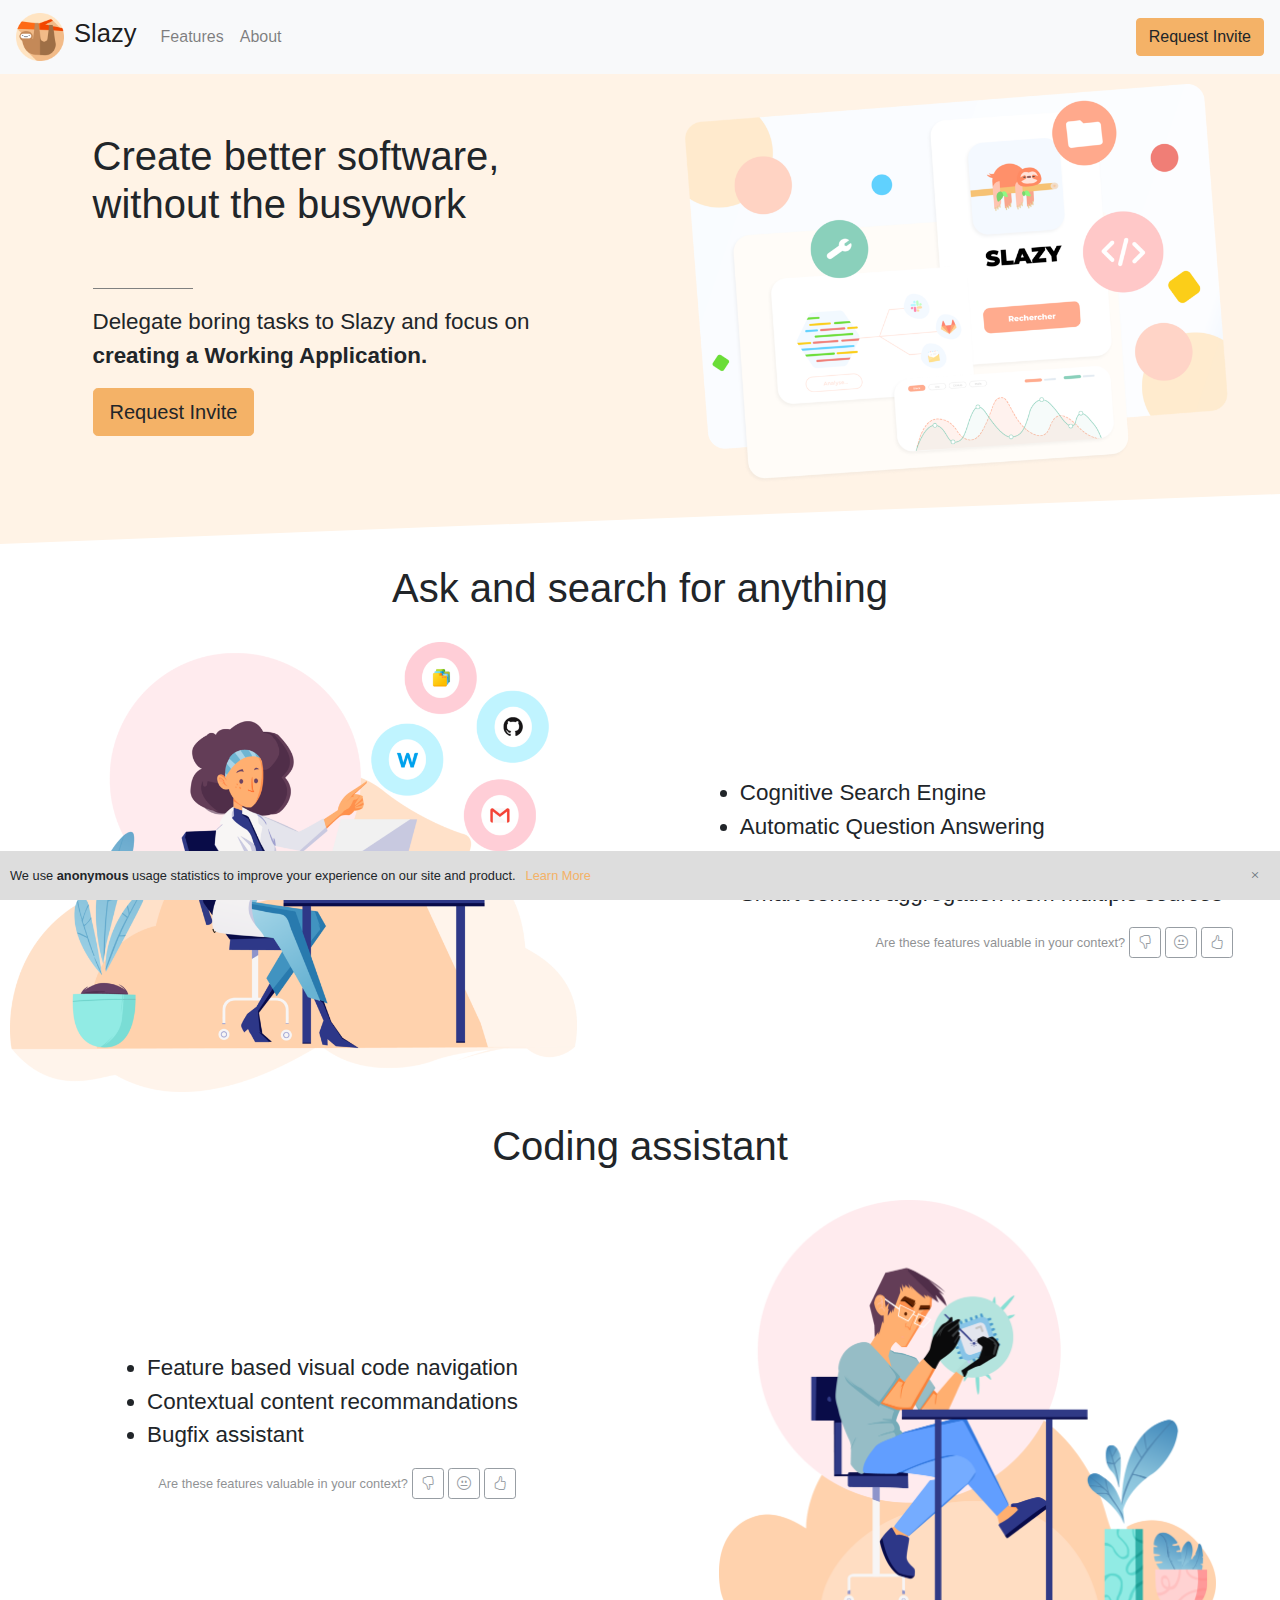
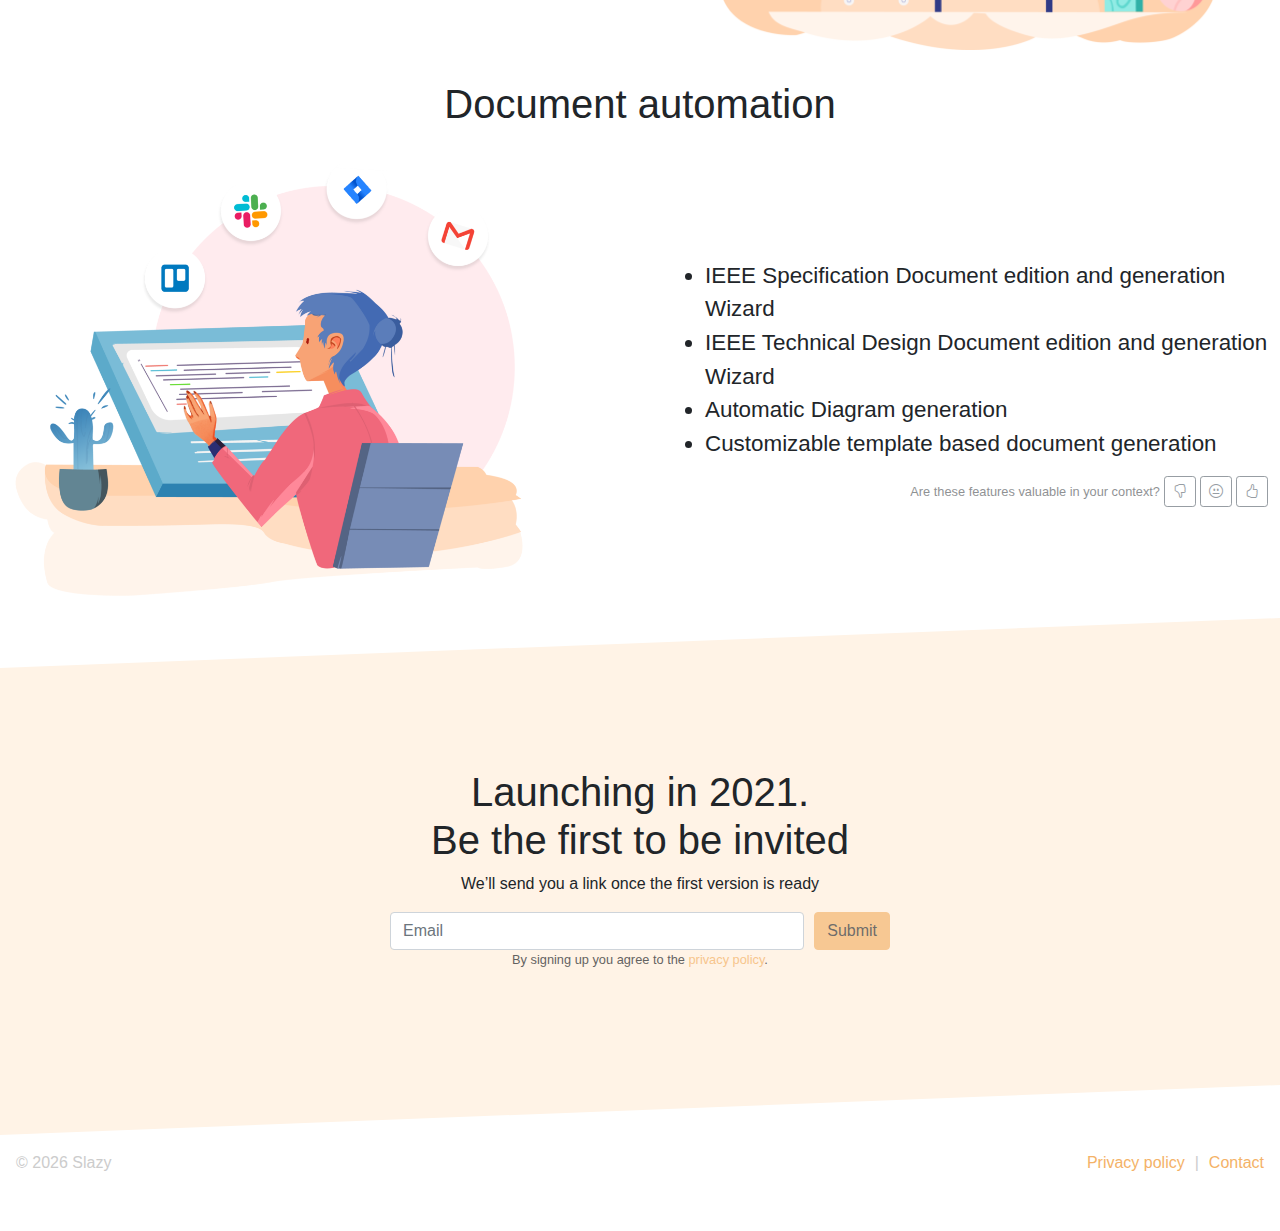
<file: index.html>
<!DOCTYPE html><html><head><title>Slazy</title><meta charSet="utf-8"/><meta name="viewport" content="initial-scale=1.0, width=device-width"/><meta name="next-head-count" content="3"/><link rel="preload" href="/_next/static/css/0838c10e5862849d170a.css" as="style"/><link rel="stylesheet" href="/_next/static/css/0838c10e5862849d170a.css" data-n-g=""/><link rel="preload" href="/_next/static/css/3a5a16fe1dc96d5b57f6.css" as="style"/><link rel="stylesheet" href="/_next/static/css/3a5a16fe1dc96d5b57f6.css" data-n-p=""/><noscript data-n-css=""></noscript><link rel="preload" href="/_next/static/chunks/webpack-1e2b84df3240472c3ce9.js" as="script"/><link rel="preload" href="/_next/static/chunks/framework-61a2b52ccabc94aeb28a.js" as="script"/><link rel="preload" href="/_next/static/chunks/commons-5e0f61b7baadd106f706.js" as="script"/><link rel="preload" href="/_next/static/chunks/main-178e1053607c729634c0.js" as="script"/><link rel="preload" href="/_next/static/chunks/227-e72bb72f8435d9579fd6.js" as="script"/><link rel="preload" href="/_next/static/chunks/pages/_app-3366fbaf01a5cabf8491.js" as="script"/><link rel="preload" href="/_next/static/chunks/188-7cd81ea61a154059cd24.js" as="script"/><link rel="preload" href="/_next/static/chunks/pages/index-3b82e550d1ad273a5f1e.js" as="script"/></head><body><div id="__next"><header style="position:fixed;top:0;z-index:1;width:100%"><nav class="navbar navbar-expand-md navbar-light bg-light"><a href="/" style="display:flex;align-items:center" class="navbar-brand"><div style="margin-right:10px"><img src="/images/logo-512x512.png" alt="logo" style="width:48px;height:48px"/></div><h1 style="font-size:1.6rem">Slazy</h1></a><button aria-label="Toggle navigation" type="button" class="navbar-toggler"><span class="navbar-toggler-icon"></span></button><div class="collapse navbar-collapse"><ul id="basic-navbar-nav" class="mr-auto navbar-nav"><li class="nav-item"><a href="/#features" class="nav-link">Features</a></li><li class="nav-item"><a href="/about" class="nav-link">About</a></li></ul><ul class="nav"><li class="nav-item"><a href="/#invite" class="btn btn-primary">Request Invite</a></li></ul></div></nav></header><div style="display:flex;flex-direction:column"><div></div><div style="flex:1"><section style="position:relative;background-color:#FFF3E6"><div style="padding:0 20px" class="row"><div style="display:flex;align-items:center;justify-content:center" class="col-md-6"><div style="display:flex;flex-direction:column;padding:10px"><h1 style="margin-bottom:1.5em">Create better software,<br/> without the busywork</h1><div style="height:1px;max-width:100px;background:grey;margin-bottom:1em"></div><p style="font-size:1.4em;max-width:460px">Delegate boring tasks to Slazy and focus on <b>creating a Working Application.</b>  </p><div style="align-self:flex-start"><a href="/#invite" class="btn btn-primary btn-lg">Request Invite</a></div></div></div><div class="col-md-6"><div style="padding:10px"><img src="/images/hero.png" alt="Picture of the author" style="width:100%"/></div></div></div></section><svg xmlns="http://www.w3.org/2000/svg" preserveAspectRatio="none" version="1.1" viewBox="0 0 2560 100" x="0" y="0"><polygon fill="#FFF3E6" points="0 100 0 0 2560 0"></polygon></svg><section id="features"><h1 style="margin:20px;text-align:center">Ask and search for anything</h1><div class="row"><div class="col-md-6"><div style="padding:10px"><img src="/images/1.png" alt="Picture of the author" style="height:100%;max-height:50vh"/></div></div><div style="display:flex;align-items:center;justify-content:center" class="col-md-6"><div style="padding:10px"><ul style="font-size:1.4rem"><li>Cognitive Search Engine</li><li>Automatic Question Answering</li><li>Automatic knowledge extraction from source code</li><li>Smart content aggregation from multiple sources</li></ul><div class="inline-container" style="justify-content:flex-end"><span style="font-size:0.8rem;opacity:0.5">Are these features valuable in your context?</span><button type="button" class="feedback-button btn btn-outline-secondary btn-sm"><i class="bi bi-hand-thumbs-down"></i></button><button type="button" class="feedback-button btn btn-outline-secondary btn-sm"><i class="bi bi-emoji-neutral"></i></button><button type="button" class="feedback-button btn btn-outline-secondary btn-sm"><i class="bi bi-hand-thumbs-up"></i></button></div></div></div></div></section><section><h1 style="margin:20px;text-align:center">Coding assistant</h1><div class="row"><div style="padding:10px;display:flex;flex-direction:column;align-items:center;justify-content:center" class="col-md-6"><div style="padding:10px"><ul style="font-size:1.4rem"><li>Feature based visual code navigation</li><li>Contextual content recommandations</li><li>Bugfix assistant</li></ul><div class="inline-container" style="justify-content:flex-end"><span style="font-size:0.8rem;opacity:0.5">Are these features valuable in your context?</span><button type="button" class="feedback-button btn btn-outline-secondary btn-sm"><i class="bi bi-hand-thumbs-down"></i></button><button type="button" class="feedback-button btn btn-outline-secondary btn-sm"><i class="bi bi-emoji-neutral"></i></button><button type="button" class="feedback-button btn btn-outline-secondary btn-sm"><i class="bi bi-hand-thumbs-up"></i></button></div></div></div><div style="display:flex;align-items:center;justify-content:center" class="col-md-6"><div style="padding:10px"><img src="/images/2.png" alt="Picture of the author" style="height:100%;max-height:50vh"/></div></div></div></section><section><h1 style="margin:20px;text-align:center">Document automation</h1><div class="row"><div class="col-md-6"><div style="padding:10px"><img src="/images/3.png" alt="Picture of the author" style="height:100%;max-height:50vh"/></div></div><div style="display:flex;align-items:center;justify-content:center" class="col-md-6"><div style="padding:10px"><ul style="font-size:1.4rem"><li>IEEE Specification Document edition and generation Wizard</li><li>IEEE Technical Design Document edition and generation Wizard</li><li>Automatic Diagram generation</li><li>Customizable template based document generation</li></ul><div class="inline-container" style="justify-content:flex-end"><span style="font-size:0.8rem;opacity:0.5">Are these features valuable in your context?</span><button type="button" class="feedback-button btn btn-outline-secondary btn-sm"><i class="bi bi-hand-thumbs-down"></i></button><button type="button" class="feedback-button btn btn-outline-secondary btn-sm"><i class="bi bi-emoji-neutral"></i></button><button type="button" class="feedback-button btn btn-outline-secondary btn-sm"><i class="bi bi-hand-thumbs-up"></i></button></div></div></div></div></section><div><svg xmlns="http://www.w3.org/2000/svg" preserveAspectRatio="none" version="1.1" viewBox="0 0 2560 100" x="0" y="0"><polygon fill="#FFF3E6" points="2560 0 2560 100 0 100"></polygon></svg><section id="invite" style="display:flex;flex-direction:column;align-items:center;padding:100px 10px;background-color:#FFF3E6"><h1 style="text-align:center">Launching in 2021. <br/>Be the first to be invited</h1><p>We’ll send you a link once the first version is ready</p><form style="width:100%;display:flex;justify-content:center" class="form-inline"><div style="display:flex;width:100%;max-width:500px" class="row form-group"><input type="email" style="flex:1;margin-right:10px" name="email" id="email" placeholder="Email" value="" class="form-control"/><button type="submit" disabled="" class="btn btn-primary disabled"><span>Submit</span></button></div></form><p style="opacity:0.7;font-size:0.8em"><span>By signing up you agree to the </span><a target="_blank" href="/privacy">privacy policy</a><span>.</span></p></section><svg xmlns="http://www.w3.org/2000/svg" preserveAspectRatio="none" version="1.1" viewBox="0 0 2560 100" x="0" y="0"><polygon fill="#FFF3E6" points="0 100 0 0 2560 0"></polygon></svg></div></div><footer style="display:flex;padding:1rem;color:#CCC"><div class=" copyright">© <!-- -->2021<!-- --> Slazy</div><div style="flex:1"></div><a target="_blank" href="/privacy">Privacy policy</a><span style="margin:0 10px">|</span><a href="mailto:contact@slazy.io">Contact</a></footer><div style="height:40px"></div><div style="position:fixed;bottom:0;z-index:1;width:100%;background:#ddd;padding:10px;text-align:center;font-size:0.8em;display:flex;align-items:center"><span>We use <b>anonymous</b> usage statistics to improve your experience on our site and product.<a class="link-primary" style="margin-left:10px">Learn More</a></span><div style="flex:1"></div><button type="button" style="outline:none;border:none" class="btn btn-outline-secondary btn-sm"><i class="bi bi-x"></i></button></div><div class="modal" tabindex="-1" role="dialog" style="background:rgba(0, 0,0, 0.7);display:none"><div class="modal-dialog" role="document"><div class="modal-content"><div class="modal-header"><h5 class="modal-title"><i class="bi bi-shield-shaded" style="margin-right:10px"></i><span>Usage data collection privacy</span></h5><button type="button" class="close" aria-label="Close"><span aria-hidden="true">×</span></button></div><div class="modal-body"><div></div></div><div class="modal-footer" style="display:flex;justify-content:flex-start"><a target="_blank" href="/privacy">Privacy policy</a><div style="flex:1"></div><button type="button" class="btn btn-primary">Close</button></div></div></div></div></div></div><script id="__NEXT_DATA__" type="application/json">{"props":{"pageProps":{}},"page":"/","query":{},"buildId":"i0TyGN-9PgGOdoKAiEmyK","nextExport":true,"autoExport":true,"isFallback":false}</script><script nomodule="" src="/_next/static/chunks/polyfills-8683bd742a84c1edd48c.js"></script><script src="/_next/static/chunks/webpack-1e2b84df3240472c3ce9.js" async=""></script><script src="/_next/static/chunks/framework-61a2b52ccabc94aeb28a.js" async=""></script><script src="/_next/static/chunks/commons-5e0f61b7baadd106f706.js" async=""></script><script src="/_next/static/chunks/main-178e1053607c729634c0.js" async=""></script><script src="/_next/static/chunks/227-e72bb72f8435d9579fd6.js" async=""></script><script src="/_next/static/chunks/pages/_app-3366fbaf01a5cabf8491.js" async=""></script><script src="/_next/static/chunks/188-7cd81ea61a154059cd24.js" async=""></script><script src="/_next/static/chunks/pages/index-3b82e550d1ad273a5f1e.js" async=""></script><script src="/_next/static/i0TyGN-9PgGOdoKAiEmyK/_buildManifest.js" async=""></script><script src="/_next/static/i0TyGN-9PgGOdoKAiEmyK/_ssgManifest.js" async=""></script></body></html>
</file>
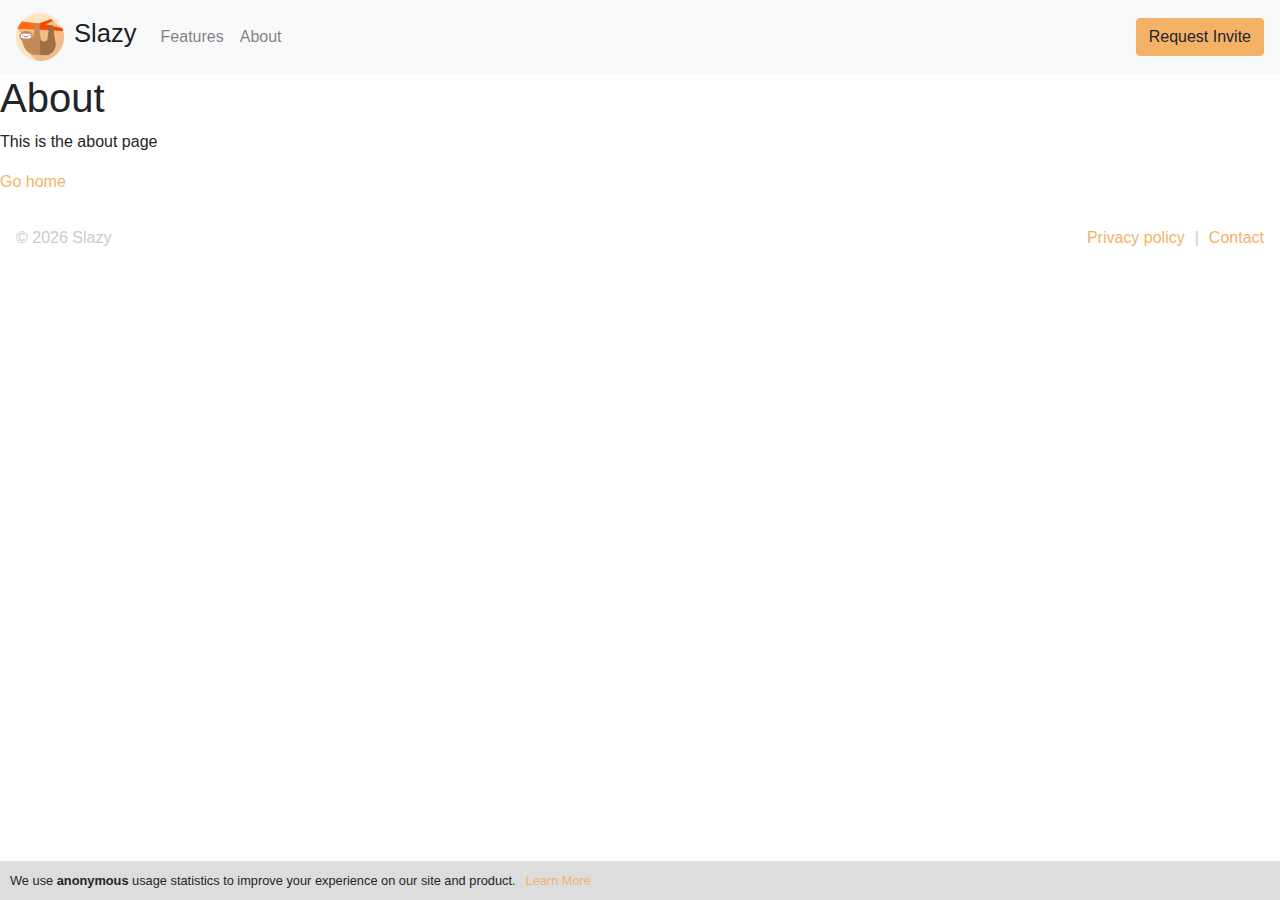
<file: about.html>
<!DOCTYPE html><html><head><title>About | Next.js + TypeScript Example</title><meta charSet="utf-8"/><meta name="viewport" content="initial-scale=1.0, width=device-width"/><meta name="next-head-count" content="3"/><link rel="preload" href="/_next/static/css/0838c10e5862849d170a.css" as="style"/><link rel="stylesheet" href="/_next/static/css/0838c10e5862849d170a.css" data-n-g=""/><noscript data-n-css=""></noscript><link rel="preload" href="/_next/static/chunks/webpack-1e2b84df3240472c3ce9.js" as="script"/><link rel="preload" href="/_next/static/chunks/framework-61a2b52ccabc94aeb28a.js" as="script"/><link rel="preload" href="/_next/static/chunks/commons-5e0f61b7baadd106f706.js" as="script"/><link rel="preload" href="/_next/static/chunks/main-178e1053607c729634c0.js" as="script"/><link rel="preload" href="/_next/static/chunks/227-e72bb72f8435d9579fd6.js" as="script"/><link rel="preload" href="/_next/static/chunks/pages/_app-3366fbaf01a5cabf8491.js" as="script"/><link rel="preload" href="/_next/static/chunks/188-7cd81ea61a154059cd24.js" as="script"/><link rel="preload" href="/_next/static/chunks/pages/about-10a18c0de247b37ba7f0.js" as="script"/></head><body><div id="__next"><header style="position:fixed;top:0;z-index:1;width:100%"><nav class="navbar navbar-expand-md navbar-light bg-light"><a href="/" style="display:flex;align-items:center" class="navbar-brand"><div style="margin-right:10px"><img src="/images/logo-512x512.png" alt="logo" style="width:48px;height:48px"/></div><h1 style="font-size:1.6rem">Slazy</h1></a><button aria-label="Toggle navigation" type="button" class="navbar-toggler"><span class="navbar-toggler-icon"></span></button><div class="collapse navbar-collapse"><ul id="basic-navbar-nav" class="mr-auto navbar-nav"><li class="nav-item"><a href="/#features" class="nav-link">Features</a></li><li class="nav-item"><a href="/about" class="nav-link">About</a></li></ul><ul class="nav"><li class="nav-item"><a href="/#invite" class="btn btn-primary">Request Invite</a></li></ul></div></nav></header><div style="display:flex;flex-direction:column"><div></div><div style="flex:1"><h1>About</h1><p>This is the about page</p><p><a href="/">Go home</a></p></div><footer style="display:flex;padding:1rem;color:#CCC"><div class=" copyright">© <!-- -->2021<!-- --> Slazy</div><div style="flex:1"></div><a target="_blank" href="/privacy">Privacy policy</a><span style="margin:0 10px">|</span><a href="mailto:contact@slazy.io">Contact</a></footer><div style="height:40px"></div><div style="position:fixed;bottom:0;z-index:1;width:100%;background:#ddd;padding:10px;text-align:center;font-size:0.8em;display:flex;align-items:center"><span>We use <b>anonymous</b> usage statistics to improve your experience on our site and product.<a class="link-primary" style="margin-left:10px">Learn More</a></span><div style="flex:1"></div><button type="button" style="outline:none;border:none" class="btn btn-outline-secondary btn-sm"><i class="bi bi-x"></i></button></div><div class="modal" tabindex="-1" role="dialog" style="background:rgba(0, 0,0, 0.7);display:none"><div class="modal-dialog" role="document"><div class="modal-content"><div class="modal-header"><h5 class="modal-title"><i class="bi bi-shield-shaded" style="margin-right:10px"></i><span>Usage data collection privacy</span></h5><button type="button" class="close" aria-label="Close"><span aria-hidden="true">×</span></button></div><div class="modal-body"><div></div></div><div class="modal-footer" style="display:flex;justify-content:flex-start"><a target="_blank" href="/privacy">Privacy policy</a><div style="flex:1"></div><button type="button" class="btn btn-primary">Close</button></div></div></div></div></div></div><script id="__NEXT_DATA__" type="application/json">{"props":{"pageProps":{}},"page":"/about","query":{},"buildId":"i0TyGN-9PgGOdoKAiEmyK","nextExport":true,"autoExport":true,"isFallback":false}</script><script nomodule="" src="/_next/static/chunks/polyfills-8683bd742a84c1edd48c.js"></script><script src="/_next/static/chunks/webpack-1e2b84df3240472c3ce9.js" async=""></script><script src="/_next/static/chunks/framework-61a2b52ccabc94aeb28a.js" async=""></script><script src="/_next/static/chunks/commons-5e0f61b7baadd106f706.js" async=""></script><script src="/_next/static/chunks/main-178e1053607c729634c0.js" async=""></script><script src="/_next/static/chunks/227-e72bb72f8435d9579fd6.js" async=""></script><script src="/_next/static/chunks/pages/_app-3366fbaf01a5cabf8491.js" async=""></script><script src="/_next/static/chunks/188-7cd81ea61a154059cd24.js" async=""></script><script src="/_next/static/chunks/pages/about-10a18c0de247b37ba7f0.js" async=""></script><script src="/_next/static/i0TyGN-9PgGOdoKAiEmyK/_buildManifest.js" async=""></script><script src="/_next/static/i0TyGN-9PgGOdoKAiEmyK/_ssgManifest.js" async=""></script></body></html>
</file>
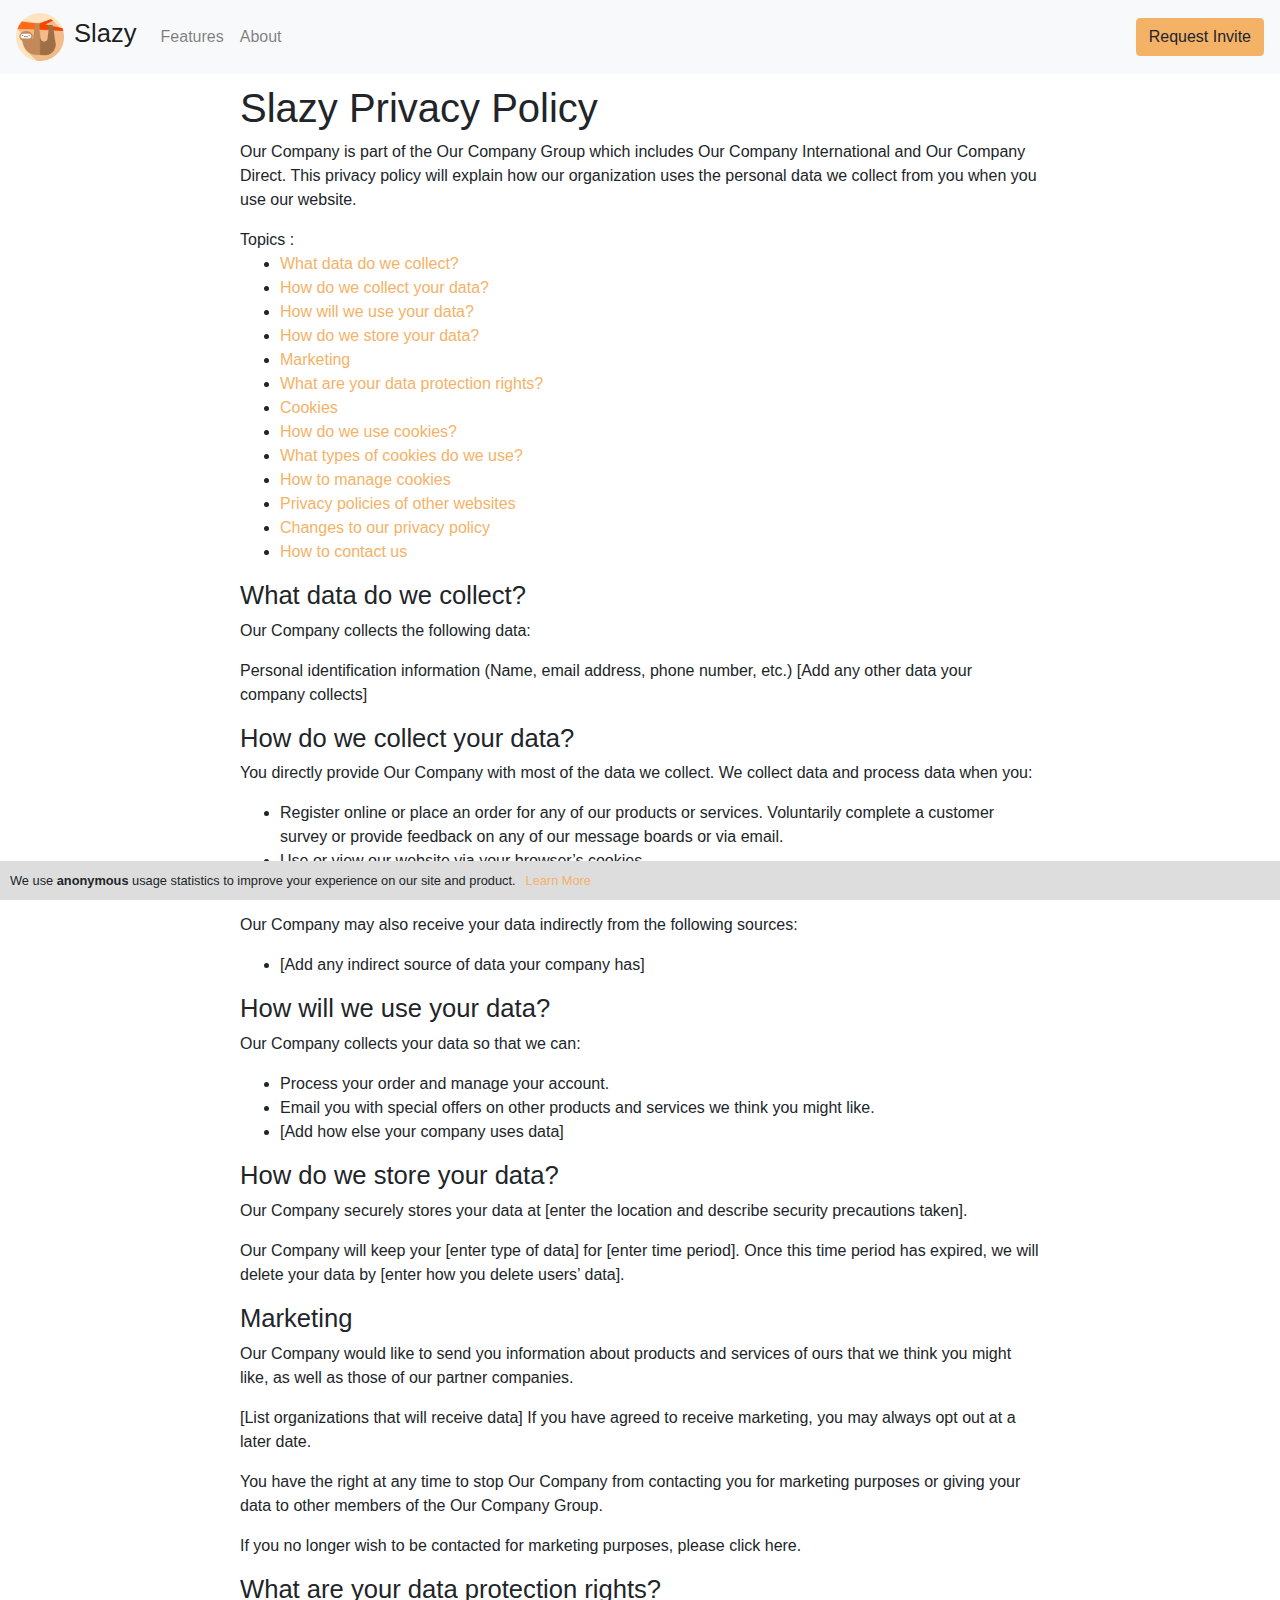
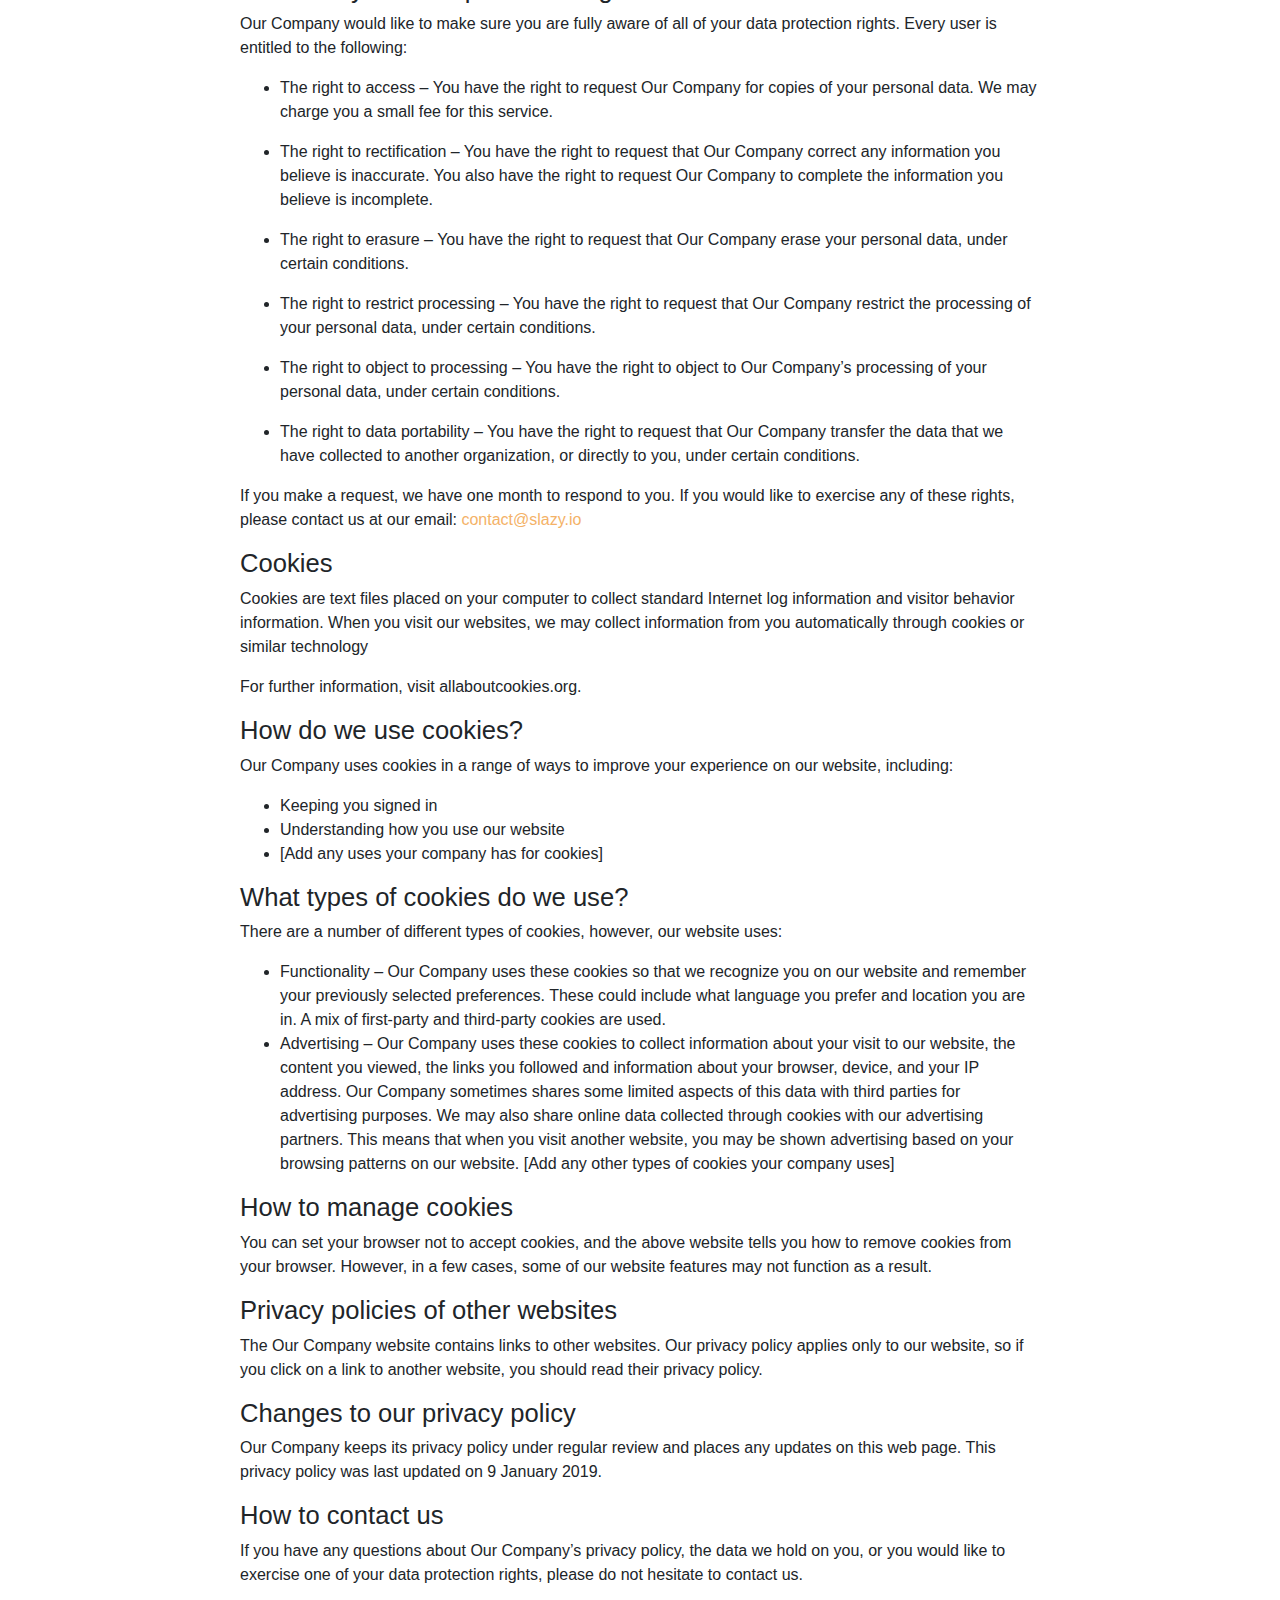
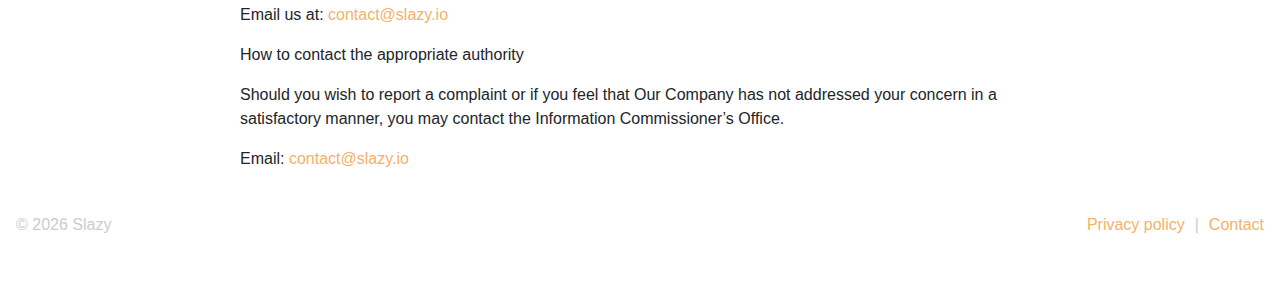
<file: privacy.html>
<!DOCTYPE html><html><head><title>Slazy - Privacy</title><meta charSet="utf-8"/><meta name="viewport" content="initial-scale=1.0, width=device-width"/><meta name="next-head-count" content="3"/><link rel="preload" href="/_next/static/css/0838c10e5862849d170a.css" as="style"/><link rel="stylesheet" href="/_next/static/css/0838c10e5862849d170a.css" data-n-g=""/><noscript data-n-css=""></noscript><link rel="preload" href="/_next/static/chunks/webpack-1e2b84df3240472c3ce9.js" as="script"/><link rel="preload" href="/_next/static/chunks/framework-61a2b52ccabc94aeb28a.js" as="script"/><link rel="preload" href="/_next/static/chunks/commons-5e0f61b7baadd106f706.js" as="script"/><link rel="preload" href="/_next/static/chunks/main-178e1053607c729634c0.js" as="script"/><link rel="preload" href="/_next/static/chunks/227-e72bb72f8435d9579fd6.js" as="script"/><link rel="preload" href="/_next/static/chunks/pages/_app-3366fbaf01a5cabf8491.js" as="script"/><link rel="preload" href="/_next/static/chunks/188-7cd81ea61a154059cd24.js" as="script"/><link rel="preload" href="/_next/static/chunks/pages/privacy-c6844007c8989ade2099.js" as="script"/></head><body><div id="__next"><header style="position:fixed;top:0;z-index:1;width:100%"><nav class="navbar navbar-expand-md navbar-light bg-light"><a href="/" style="display:flex;align-items:center" class="navbar-brand"><div style="margin-right:10px"><img src="/images/logo-512x512.png" alt="logo" style="width:48px;height:48px"/></div><h1 style="font-size:1.6rem">Slazy</h1></a><button aria-label="Toggle navigation" type="button" class="navbar-toggler"><span class="navbar-toggler-icon"></span></button><div class="collapse navbar-collapse"><ul id="basic-navbar-nav" class="mr-auto navbar-nav"><li class="nav-item"><a href="/#features" class="nav-link">Features</a></li><li class="nav-item"><a href="/about" class="nav-link">About</a></li></ul><ul class="nav"><li class="nav-item"><a href="/#invite" class="btn btn-primary">Request Invite</a></li></ul></div></nav></header><div style="display:flex;flex-direction:column"><div></div><div style="flex:1"><div style="display:flex;flex-direction:column;align-items:center;margin:10px"><section class="text-section"><h1>Slazy Privacy Policy</h1><p>Our Company is part of the Our Company Group which includes Our Company International and Our Company Direct. This privacy policy will explain how our organization uses the personal data we collect from you when you use our website.</p><p><span>Topics : </span><ul></ul></p></section><section class="text-section privacy-content"></section></div></div><footer style="display:flex;padding:1rem;color:#CCC"><div class=" copyright">© <!-- -->2021<!-- --> Slazy</div><div style="flex:1"></div><a target="_blank" href="/privacy">Privacy policy</a><span style="margin:0 10px">|</span><a href="mailto:contact@slazy.io">Contact</a></footer><div style="height:40px"></div><div style="position:fixed;bottom:0;z-index:1;width:100%;background:#ddd;padding:10px;text-align:center;font-size:0.8em;display:flex;align-items:center"><span>We use <b>anonymous</b> usage statistics to improve your experience on our site and product.<a class="link-primary" style="margin-left:10px">Learn More</a></span><div style="flex:1"></div><button type="button" style="outline:none;border:none" class="btn btn-outline-secondary btn-sm"><i class="bi bi-x"></i></button></div><div class="modal" tabindex="-1" role="dialog" style="background:rgba(0, 0,0, 0.7);display:none"><div class="modal-dialog" role="document"><div class="modal-content"><div class="modal-header"><h5 class="modal-title"><i class="bi bi-shield-shaded" style="margin-right:10px"></i><span>Usage data collection privacy</span></h5><button type="button" class="close" aria-label="Close"><span aria-hidden="true">×</span></button></div><div class="modal-body"><div></div></div><div class="modal-footer" style="display:flex;justify-content:flex-start"><a target="_blank" href="/privacy">Privacy policy</a><div style="flex:1"></div><button type="button" class="btn btn-primary">Close</button></div></div></div></div></div></div><script id="__NEXT_DATA__" type="application/json">{"props":{"pageProps":{}},"page":"/privacy","query":{},"buildId":"i0TyGN-9PgGOdoKAiEmyK","nextExport":true,"autoExport":true,"isFallback":false}</script><script nomodule="" src="/_next/static/chunks/polyfills-8683bd742a84c1edd48c.js"></script><script src="/_next/static/chunks/webpack-1e2b84df3240472c3ce9.js" async=""></script><script src="/_next/static/chunks/framework-61a2b52ccabc94aeb28a.js" async=""></script><script src="/_next/static/chunks/commons-5e0f61b7baadd106f706.js" async=""></script><script src="/_next/static/chunks/main-178e1053607c729634c0.js" async=""></script><script src="/_next/static/chunks/227-e72bb72f8435d9579fd6.js" async=""></script><script src="/_next/static/chunks/pages/_app-3366fbaf01a5cabf8491.js" async=""></script><script src="/_next/static/chunks/188-7cd81ea61a154059cd24.js" async=""></script><script src="/_next/static/chunks/pages/privacy-c6844007c8989ade2099.js" async=""></script><script src="/_next/static/i0TyGN-9PgGOdoKAiEmyK/_buildManifest.js" async=""></script><script src="/_next/static/i0TyGN-9PgGOdoKAiEmyK/_ssgManifest.js" async=""></script></body></html>
</file>
<file: _next/static/css/0838c10e5862849d170a.css>
body,html{padding:0;margin:0;scroll-behavior:smooth;overflow-x:hidden}.headline{display:flex;justify-content:center}.headline h1{font-size:2.5rem;margin-bottom:20px;margin-top:20px}.feature-card{display:flex;flex-direction:column;align-items:center;padding:10px}.feature-card h2{font-size:1.6rem}.feature-card h3{font-weight:300;font-size:1.2rem}.feature-card p{font-size:1.2rem;margin-top:30px;text-align:center}.pricing-card{display:flex;justify-content:center;margin:10px 0;align-items:stretch}.inline-container{display:flex;align-items:center}.inline-container>*{margin:0 2px}.feedback-button{opacity:.7}.text-section{width:100%;max-width:50em}.privacy-content h1{font-size:1.6rem}.rotating{-webkit-animation-name:spin;animation-name:spin;-webkit-animation-duration:2s;animation-duration:2s;-webkit-animation-iteration-count:infinite;animation-iteration-count:infinite;-webkit-animation-timing-function:linear;animation-timing-function:linear}@-webkit-keyframes spin{0%{-webkit-transform:rotate(0deg);transform:rotate(0deg)}to{-webkit-transform:rotate(1turn);transform:rotate(1turn)}}@keyframes spin{0%{-webkit-transform:rotate(0deg);transform:rotate(0deg)}to{-webkit-transform:rotate(1turn);transform:rotate(1turn)}}/*!
 * Bootstrap v4.6.0 (https://getbootstrap.com/)
 * Copyright 2011-2021 The Bootstrap Authors
 * Copyright 2011-2021 Twitter, Inc.
 * Licensed under MIT (https://github.com/twbs/bootstrap/blob/main/LICENSE)
 */:root{--blue:#007bff;--indigo:#6610f2;--purple:#6f42c1;--pink:#e83e8c;--red:#dc3545;--orange:#fd7e14;--yellow:#ffc107;--green:#28a745;--teal:#20c997;--cyan:#17a2b8;--white:#fff;--gray:#6c757d;--gray-dark:#343a40;--primary:#f4b267;--secondary:#6c757d;--success:#28a745;--info:#17a2b8;--warning:#ffc107;--danger:#ff4136;--light:#f8f9fa;--dark:#343a40;--breakpoint-xs:0;--breakpoint-sm:576px;--breakpoint-md:768px;--breakpoint-lg:992px;--breakpoint-xl:1200px;--font-family-sans-serif:-apple-system,BlinkMacSystemFont,"Segoe UI",Roboto,"Helvetica Neue",Arial,"Noto Sans","Liberation Sans",sans-serif,"Apple Color Emoji","Segoe UI Emoji","Segoe UI Symbol","Noto Color Emoji";--font-family-monospace:SFMono-Regular,Menlo,Monaco,Consolas,"Liberation Mono","Courier New",monospace}*,:after,:before{-webkit-box-sizing:border-box;box-sizing:border-box}html{font-family:sans-serif;line-height:1.15;-webkit-text-size-adjust:100%;-webkit-tap-highlight-color:rgba(0,0,0,0)}article,aside,figcaption,figure,footer,header,hgroup,main,nav,section{display:block}body{margin:0;font-family:-apple-system,BlinkMacSystemFont,Segoe UI,Roboto,Helvetica Neue,Arial,Noto Sans,Liberation Sans,sans-serif,Apple Color Emoji,Segoe UI Emoji,Segoe UI Symbol,Noto Color Emoji;font-size:1rem;font-weight:400;line-height:1.5;color:#212529;text-align:left;background-color:#fff}[tabindex="-1"]:focus:not(:focus-visible){outline:0!important}hr{-webkit-box-sizing:content-box;box-sizing:content-box;height:0;overflow:visible}h1,h2,h3,h4,h5,h6{margin-top:0;margin-bottom:.5rem}p{margin-top:0;margin-bottom:1rem}abbr[data-original-title],abbr[title]{text-decoration:underline;text-decoration:underline dotted;cursor:help;border-bottom:0;text-decoration-skip-ink:none}address{font-style:normal;line-height:inherit}address,dl,ol,ul{margin-bottom:1rem}dl,ol,ul{margin-top:0}ol ol,ol ul,ul ol,ul ul{margin-bottom:0}dt{font-weight:700}dd{margin-bottom:.5rem;margin-left:0}blockquote{margin:0 0 1rem}b,strong{font-weight:bolder}small{font-size:80%}sub,sup{position:relative;font-size:75%;line-height:0;vertical-align:baseline}sub{bottom:-.25em}sup{top:-.5em}a{color:#f4b267;text-decoration:none;background-color:transparent}a:hover{color:#ef8e20;text-decoration:underline}a:not([href]):not([class]),a:not([href]):not([class]):hover{color:inherit;text-decoration:none}code,kbd,pre,samp{font-family:SFMono-Regular,Menlo,Monaco,Consolas,Liberation Mono,Courier New,monospace;font-size:1em}pre{margin-top:0;margin-bottom:1rem;overflow:auto;-ms-overflow-style:scrollbar}figure{margin:0 0 1rem}img{border-style:none}img,svg{vertical-align:middle}svg{overflow:hidden}table{border-collapse:collapse}caption{padding-top:.75rem;padding-bottom:.75rem;color:#6c757d;text-align:left;caption-side:bottom}th{text-align:inherit;text-align:-webkit-match-parent}label{display:inline-block;margin-bottom:.5rem}button{border-radius:0}button:focus:not(:focus-visible){outline:0}button,input,optgroup,select,textarea{margin:0;font-family:inherit;font-size:inherit;line-height:inherit}button,input{overflow:visible}button,select{text-transform:none}[role=button]{cursor:pointer}select{word-wrap:normal}[type=button],[type=reset],[type=submit],button{-webkit-appearance:button}[type=button]:not(:disabled),[type=reset]:not(:disabled),[type=submit]:not(:disabled),button:not(:disabled){cursor:pointer}[type=button]::-moz-focus-inner,[type=reset]::-moz-focus-inner,[type=submit]::-moz-focus-inner,button::-moz-focus-inner{padding:0;border-style:none}input[type=checkbox],input[type=radio]{-webkit-box-sizing:border-box;box-sizing:border-box;padding:0}textarea{overflow:auto;resize:vertical}fieldset{min-width:0;padding:0;margin:0;border:0}legend{display:block;width:100%;max-width:100%;padding:0;margin-bottom:.5rem;font-size:1.5rem;line-height:inherit;color:inherit;white-space:normal}progress{vertical-align:baseline}[type=number]::-webkit-inner-spin-button,[type=number]::-webkit-outer-spin-button{height:auto}[type=search]{outline-offset:-2px;-webkit-appearance:none}[type=search]::-webkit-search-decoration{-webkit-appearance:none}::-webkit-file-upload-button{font:inherit;-webkit-appearance:button}output{display:inline-block}summary{display:list-item;cursor:pointer}template{display:none}[hidden]{display:none!important}.h1,.h2,.h3,.h4,.h5,.h6,h1,h2,h3,h4,h5,h6{margin-bottom:.5rem;font-weight:500;line-height:1.2}.h1,h1{font-size:2.5rem}.h2,h2{font-size:2rem}.h3,h3{font-size:1.75rem}.h4,h4{font-size:1.5rem}.h5,h5{font-size:1.25rem}.h6,h6{font-size:1rem}.lead{font-size:1.25rem;font-weight:300}.display-1{font-size:6rem}.display-1,.display-2{font-weight:300;line-height:1.2}.display-2{font-size:5.5rem}.display-3{font-size:4.5rem}.display-3,.display-4{font-weight:300;line-height:1.2}.display-4{font-size:3.5rem}hr{margin-top:1rem;margin-bottom:1rem;border:0;border-top:1px solid rgba(0,0,0,.1)}.small,small{font-size:80%;font-weight:400}.mark,mark{padding:.2em;background-color:#fcf8e3}.list-inline,.list-unstyled{padding-left:0;list-style:none}.list-inline-item{display:inline-block}.list-inline-item:not(:last-child){margin-right:.5rem}.initialism{font-size:90%;text-transform:uppercase}.blockquote{margin-bottom:1rem;font-size:1.25rem}.blockquote-footer{display:block;font-size:80%;color:#6c757d}.blockquote-footer:before{content:"— "}.img-fluid,.img-thumbnail{max-width:100%;height:auto}.img-thumbnail{padding:.25rem;background-color:#fff;border:1px solid #dee2e6;border-radius:.25rem}.figure{display:inline-block}.figure-img{margin-bottom:.5rem;line-height:1}.figure-caption{font-size:90%;color:#6c757d}code{font-size:87.5%;color:#e83e8c;word-wrap:break-word}a>code{color:inherit}kbd{padding:.2rem .4rem;font-size:87.5%;color:#fff;background-color:#212529;border-radius:.2rem}kbd kbd{padding:0;font-size:100%;font-weight:700}pre{display:block;font-size:87.5%;color:#212529}pre code{font-size:inherit;color:inherit;word-break:normal}.pre-scrollable{max-height:340px;overflow-y:scroll}.container,.container-fluid,.container-lg,.container-md,.container-sm,.container-xl{width:100%;padding-right:15px;padding-left:15px;margin-right:auto;margin-left:auto}@media(min-width:576px){.container,.container-sm{max-width:540px}}@media(min-width:768px){.container,.container-md,.container-sm{max-width:720px}}@media(min-width:992px){.container,.container-lg,.container-md,.container-sm{max-width:960px}}@media(min-width:1200px){.container,.container-lg,.container-md,.container-sm,.container-xl{max-width:1140px}}.row{display:flex;flex-wrap:wrap;margin-right:-15px;margin-left:-15px}.no-gutters{margin-right:0;margin-left:0}.no-gutters>.col,.no-gutters>[class*=col-]{padding-right:0;padding-left:0}.col,.col-1,.col-2,.col-3,.col-4,.col-5,.col-6,.col-7,.col-8,.col-9,.col-10,.col-11,.col-12,.col-auto,.col-lg,.col-lg-1,.col-lg-2,.col-lg-3,.col-lg-4,.col-lg-5,.col-lg-6,.col-lg-7,.col-lg-8,.col-lg-9,.col-lg-10,.col-lg-11,.col-lg-12,.col-lg-auto,.col-md,.col-md-1,.col-md-2,.col-md-3,.col-md-4,.col-md-5,.col-md-6,.col-md-7,.col-md-8,.col-md-9,.col-md-10,.col-md-11,.col-md-12,.col-md-auto,.col-sm,.col-sm-1,.col-sm-2,.col-sm-3,.col-sm-4,.col-sm-5,.col-sm-6,.col-sm-7,.col-sm-8,.col-sm-9,.col-sm-10,.col-sm-11,.col-sm-12,.col-sm-auto,.col-xl,.col-xl-1,.col-xl-2,.col-xl-3,.col-xl-4,.col-xl-5,.col-xl-6,.col-xl-7,.col-xl-8,.col-xl-9,.col-xl-10,.col-xl-11,.col-xl-12,.col-xl-auto{position:relative;width:100%;padding-right:15px;padding-left:15px}.col{flex-basis:0;flex-grow:1;max-width:100%}.row-cols-1>*{flex:0 0 100%;max-width:100%}.row-cols-2>*{flex:0 0 50%;max-width:50%}.row-cols-3>*{flex:0 0 33.3333333333%;max-width:33.3333333333%}.row-cols-4>*{flex:0 0 25%;max-width:25%}.row-cols-5>*{flex:0 0 20%;max-width:20%}.row-cols-6>*{flex:0 0 16.6666666667%;max-width:16.6666666667%}.col-auto{flex:0 0 auto;width:auto;max-width:100%}.col-1{flex:0 0 8.3333333333%;max-width:8.3333333333%}.col-2{flex:0 0 16.6666666667%;max-width:16.6666666667%}.col-3{flex:0 0 25%;max-width:25%}.col-4{flex:0 0 33.3333333333%;max-width:33.3333333333%}.col-5{flex:0 0 41.6666666667%;max-width:41.6666666667%}.col-6{flex:0 0 50%;max-width:50%}.col-7{flex:0 0 58.3333333333%;max-width:58.3333333333%}.col-8{flex:0 0 66.6666666667%;max-width:66.6666666667%}.col-9{flex:0 0 75%;max-width:75%}.col-10{flex:0 0 83.3333333333%;max-width:83.3333333333%}.col-11{flex:0 0 91.6666666667%;max-width:91.6666666667%}.col-12{flex:0 0 100%;max-width:100%}.order-first{order:-1}.order-last{order:13}.order-0{order:0}.order-1{order:1}.order-2{order:2}.order-3{order:3}.order-4{order:4}.order-5{order:5}.order-6{order:6}.order-7{order:7}.order-8{order:8}.order-9{order:9}.order-10{order:10}.order-11{order:11}.order-12{order:12}.offset-1{margin-left:8.3333333333%}.offset-2{margin-left:16.6666666667%}.offset-3{margin-left:25%}.offset-4{margin-left:33.3333333333%}.offset-5{margin-left:41.6666666667%}.offset-6{margin-left:50%}.offset-7{margin-left:58.3333333333%}.offset-8{margin-left:66.6666666667%}.offset-9{margin-left:75%}.offset-10{margin-left:83.3333333333%}.offset-11{margin-left:91.6666666667%}@media(min-width:576px){.col-sm{flex-basis:0;flex-grow:1;max-width:100%}.row-cols-sm-1>*{flex:0 0 100%;max-width:100%}.row-cols-sm-2>*{flex:0 0 50%;max-width:50%}.row-cols-sm-3>*{flex:0 0 33.3333333333%;max-width:33.3333333333%}.row-cols-sm-4>*{flex:0 0 25%;max-width:25%}.row-cols-sm-5>*{flex:0 0 20%;max-width:20%}.row-cols-sm-6>*{flex:0 0 16.6666666667%;max-width:16.6666666667%}.col-sm-auto{flex:0 0 auto;width:auto;max-width:100%}.col-sm-1{flex:0 0 8.3333333333%;max-width:8.3333333333%}.col-sm-2{flex:0 0 16.6666666667%;max-width:16.6666666667%}.col-sm-3{flex:0 0 25%;max-width:25%}.col-sm-4{flex:0 0 33.3333333333%;max-width:33.3333333333%}.col-sm-5{flex:0 0 41.6666666667%;max-width:41.6666666667%}.col-sm-6{flex:0 0 50%;max-width:50%}.col-sm-7{flex:0 0 58.3333333333%;max-width:58.3333333333%}.col-sm-8{flex:0 0 66.6666666667%;max-width:66.6666666667%}.col-sm-9{flex:0 0 75%;max-width:75%}.col-sm-10{flex:0 0 83.3333333333%;max-width:83.3333333333%}.col-sm-11{flex:0 0 91.6666666667%;max-width:91.6666666667%}.col-sm-12{flex:0 0 100%;max-width:100%}.order-sm-first{order:-1}.order-sm-last{order:13}.order-sm-0{order:0}.order-sm-1{order:1}.order-sm-2{order:2}.order-sm-3{order:3}.order-sm-4{order:4}.order-sm-5{order:5}.order-sm-6{order:6}.order-sm-7{order:7}.order-sm-8{order:8}.order-sm-9{order:9}.order-sm-10{order:10}.order-sm-11{order:11}.order-sm-12{order:12}.offset-sm-0{margin-left:0}.offset-sm-1{margin-left:8.3333333333%}.offset-sm-2{margin-left:16.6666666667%}.offset-sm-3{margin-left:25%}.offset-sm-4{margin-left:33.3333333333%}.offset-sm-5{margin-left:41.6666666667%}.offset-sm-6{margin-left:50%}.offset-sm-7{margin-left:58.3333333333%}.offset-sm-8{margin-left:66.6666666667%}.offset-sm-9{margin-left:75%}.offset-sm-10{margin-left:83.3333333333%}.offset-sm-11{margin-left:91.6666666667%}}@media(min-width:768px){.col-md{flex-basis:0;flex-grow:1;max-width:100%}.row-cols-md-1>*{flex:0 0 100%;max-width:100%}.row-cols-md-2>*{flex:0 0 50%;max-width:50%}.row-cols-md-3>*{flex:0 0 33.3333333333%;max-width:33.3333333333%}.row-cols-md-4>*{flex:0 0 25%;max-width:25%}.row-cols-md-5>*{flex:0 0 20%;max-width:20%}.row-cols-md-6>*{flex:0 0 16.6666666667%;max-width:16.6666666667%}.col-md-auto{flex:0 0 auto;width:auto;max-width:100%}.col-md-1{flex:0 0 8.3333333333%;max-width:8.3333333333%}.col-md-2{flex:0 0 16.6666666667%;max-width:16.6666666667%}.col-md-3{flex:0 0 25%;max-width:25%}.col-md-4{flex:0 0 33.3333333333%;max-width:33.3333333333%}.col-md-5{flex:0 0 41.6666666667%;max-width:41.6666666667%}.col-md-6{flex:0 0 50%;max-width:50%}.col-md-7{flex:0 0 58.3333333333%;max-width:58.3333333333%}.col-md-8{flex:0 0 66.6666666667%;max-width:66.6666666667%}.col-md-9{flex:0 0 75%;max-width:75%}.col-md-10{flex:0 0 83.3333333333%;max-width:83.3333333333%}.col-md-11{flex:0 0 91.6666666667%;max-width:91.6666666667%}.col-md-12{flex:0 0 100%;max-width:100%}.order-md-first{order:-1}.order-md-last{order:13}.order-md-0{order:0}.order-md-1{order:1}.order-md-2{order:2}.order-md-3{order:3}.order-md-4{order:4}.order-md-5{order:5}.order-md-6{order:6}.order-md-7{order:7}.order-md-8{order:8}.order-md-9{order:9}.order-md-10{order:10}.order-md-11{order:11}.order-md-12{order:12}.offset-md-0{margin-left:0}.offset-md-1{margin-left:8.3333333333%}.offset-md-2{margin-left:16.6666666667%}.offset-md-3{margin-left:25%}.offset-md-4{margin-left:33.3333333333%}.offset-md-5{margin-left:41.6666666667%}.offset-md-6{margin-left:50%}.offset-md-7{margin-left:58.3333333333%}.offset-md-8{margin-left:66.6666666667%}.offset-md-9{margin-left:75%}.offset-md-10{margin-left:83.3333333333%}.offset-md-11{margin-left:91.6666666667%}}@media(min-width:992px){.col-lg{flex-basis:0;flex-grow:1;max-width:100%}.row-cols-lg-1>*{flex:0 0 100%;max-width:100%}.row-cols-lg-2>*{flex:0 0 50%;max-width:50%}.row-cols-lg-3>*{flex:0 0 33.3333333333%;max-width:33.3333333333%}.row-cols-lg-4>*{flex:0 0 25%;max-width:25%}.row-cols-lg-5>*{flex:0 0 20%;max-width:20%}.row-cols-lg-6>*{flex:0 0 16.6666666667%;max-width:16.6666666667%}.col-lg-auto{flex:0 0 auto;width:auto;max-width:100%}.col-lg-1{flex:0 0 8.3333333333%;max-width:8.3333333333%}.col-lg-2{flex:0 0 16.6666666667%;max-width:16.6666666667%}.col-lg-3{flex:0 0 25%;max-width:25%}.col-lg-4{flex:0 0 33.3333333333%;max-width:33.3333333333%}.col-lg-5{flex:0 0 41.6666666667%;max-width:41.6666666667%}.col-lg-6{flex:0 0 50%;max-width:50%}.col-lg-7{flex:0 0 58.3333333333%;max-width:58.3333333333%}.col-lg-8{flex:0 0 66.6666666667%;max-width:66.6666666667%}.col-lg-9{flex:0 0 75%;max-width:75%}.col-lg-10{flex:0 0 83.3333333333%;max-width:83.3333333333%}.col-lg-11{flex:0 0 91.6666666667%;max-width:91.6666666667%}.col-lg-12{flex:0 0 100%;max-width:100%}.order-lg-first{order:-1}.order-lg-last{order:13}.order-lg-0{order:0}.order-lg-1{order:1}.order-lg-2{order:2}.order-lg-3{order:3}.order-lg-4{order:4}.order-lg-5{order:5}.order-lg-6{order:6}.order-lg-7{order:7}.order-lg-8{order:8}.order-lg-9{order:9}.order-lg-10{order:10}.order-lg-11{order:11}.order-lg-12{order:12}.offset-lg-0{margin-left:0}.offset-lg-1{margin-left:8.3333333333%}.offset-lg-2{margin-left:16.6666666667%}.offset-lg-3{margin-left:25%}.offset-lg-4{margin-left:33.3333333333%}.offset-lg-5{margin-left:41.6666666667%}.offset-lg-6{margin-left:50%}.offset-lg-7{margin-left:58.3333333333%}.offset-lg-8{margin-left:66.6666666667%}.offset-lg-9{margin-left:75%}.offset-lg-10{margin-left:83.3333333333%}.offset-lg-11{margin-left:91.6666666667%}}@media(min-width:1200px){.col-xl{flex-basis:0;flex-grow:1;max-width:100%}.row-cols-xl-1>*{flex:0 0 100%;max-width:100%}.row-cols-xl-2>*{flex:0 0 50%;max-width:50%}.row-cols-xl-3>*{flex:0 0 33.3333333333%;max-width:33.3333333333%}.row-cols-xl-4>*{flex:0 0 25%;max-width:25%}.row-cols-xl-5>*{flex:0 0 20%;max-width:20%}.row-cols-xl-6>*{flex:0 0 16.6666666667%;max-width:16.6666666667%}.col-xl-auto{flex:0 0 auto;width:auto;max-width:100%}.col-xl-1{flex:0 0 8.3333333333%;max-width:8.3333333333%}.col-xl-2{flex:0 0 16.6666666667%;max-width:16.6666666667%}.col-xl-3{flex:0 0 25%;max-width:25%}.col-xl-4{flex:0 0 33.3333333333%;max-width:33.3333333333%}.col-xl-5{flex:0 0 41.6666666667%;max-width:41.6666666667%}.col-xl-6{flex:0 0 50%;max-width:50%}.col-xl-7{flex:0 0 58.3333333333%;max-width:58.3333333333%}.col-xl-8{flex:0 0 66.6666666667%;max-width:66.6666666667%}.col-xl-9{flex:0 0 75%;max-width:75%}.col-xl-10{flex:0 0 83.3333333333%;max-width:83.3333333333%}.col-xl-11{flex:0 0 91.6666666667%;max-width:91.6666666667%}.col-xl-12{flex:0 0 100%;max-width:100%}.order-xl-first{order:-1}.order-xl-last{order:13}.order-xl-0{order:0}.order-xl-1{order:1}.order-xl-2{order:2}.order-xl-3{order:3}.order-xl-4{order:4}.order-xl-5{order:5}.order-xl-6{order:6}.order-xl-7{order:7}.order-xl-8{order:8}.order-xl-9{order:9}.order-xl-10{order:10}.order-xl-11{order:11}.order-xl-12{order:12}.offset-xl-0{margin-left:0}.offset-xl-1{margin-left:8.3333333333%}.offset-xl-2{margin-left:16.6666666667%}.offset-xl-3{margin-left:25%}.offset-xl-4{margin-left:33.3333333333%}.offset-xl-5{margin-left:41.6666666667%}.offset-xl-6{margin-left:50%}.offset-xl-7{margin-left:58.3333333333%}.offset-xl-8{margin-left:66.6666666667%}.offset-xl-9{margin-left:75%}.offset-xl-10{margin-left:83.3333333333%}.offset-xl-11{margin-left:91.6666666667%}}.table{width:100%;margin-bottom:1rem;color:#212529}.table td,.table th{padding:.75rem;vertical-align:top;border-top:1px solid #dee2e6}.table thead th{vertical-align:bottom;border-bottom:2px solid #dee2e6}.table tbody+tbody{border-top:2px solid #dee2e6}.table-sm td,.table-sm th{padding:.3rem}.table-bordered,.table-bordered td,.table-bordered th{border:1px solid #dee2e6}.table-bordered thead td,.table-bordered thead th{border-bottom-width:2px}.table-borderless tbody+tbody,.table-borderless td,.table-borderless th,.table-borderless thead th{border:0}.table-striped tbody tr:nth-of-type(odd){background-color:rgba(0,0,0,.05)}.table-hover tbody tr:hover{color:#212529;background-color:rgba(0,0,0,.075)}.table-primary,.table-primary>td,.table-primary>th{background-color:#fce9d4}.table-primary tbody+tbody,.table-primary td,.table-primary th,.table-primary thead th{border-color:#f9d7b0}.table-hover .table-primary:hover,.table-hover .table-primary:hover>td,.table-hover .table-primary:hover>th{background-color:#faddbc}.table-secondary,.table-secondary>td,.table-secondary>th{background-color:#d6d8db}.table-secondary tbody+tbody,.table-secondary td,.table-secondary th,.table-secondary thead th{border-color:#b3b7bb}.table-hover .table-secondary:hover,.table-hover .table-secondary:hover>td,.table-hover .table-secondary:hover>th{background-color:#c8cbcf}.table-success,.table-success>td,.table-success>th{background-color:#c3e6cb}.table-success tbody+tbody,.table-success td,.table-success th,.table-success thead th{border-color:#8fd19e}.table-hover .table-success:hover,.table-hover .table-success:hover>td,.table-hover .table-success:hover>th{background-color:#b1dfbb}.table-info,.table-info>td,.table-info>th{background-color:#bee5eb}.table-info tbody+tbody,.table-info td,.table-info th,.table-info thead th{border-color:#86cfda}.table-hover .table-info:hover,.table-hover .table-info:hover>td,.table-hover .table-info:hover>th{background-color:#abdde5}.table-warning,.table-warning>td,.table-warning>th{background-color:#ffeeba}.table-warning tbody+tbody,.table-warning td,.table-warning th,.table-warning thead th{border-color:#ffdf7e}.table-hover .table-warning:hover,.table-hover .table-warning:hover>td,.table-hover .table-warning:hover>th{background-color:#ffe8a1}.table-danger,.table-danger>td,.table-danger>th{background-color:#ffcac7}.table-danger tbody+tbody,.table-danger td,.table-danger th,.table-danger thead th{border-color:#ff9c96}.table-hover .table-danger:hover,.table-hover .table-danger:hover>td,.table-hover .table-danger:hover>th{background-color:#ffb2ae}.table-light,.table-light>td,.table-light>th{background-color:#fdfdfe}.table-light tbody+tbody,.table-light td,.table-light th,.table-light thead th{border-color:#fbfcfc}.table-hover .table-light:hover,.table-hover .table-light:hover>td,.table-hover .table-light:hover>th{background-color:#ececf6}.table-dark,.table-dark>td,.table-dark>th{background-color:#c6c8ca}.table-dark tbody+tbody,.table-dark td,.table-dark th,.table-dark thead th{border-color:#95999c}.table-hover .table-dark:hover,.table-hover .table-dark:hover>td,.table-hover .table-dark:hover>th{background-color:#b9bbbe}.table-active,.table-active>td,.table-active>th,.table-hover .table-active:hover,.table-hover .table-active:hover>td,.table-hover .table-active:hover>th{background-color:rgba(0,0,0,.075)}.table .thead-dark th{color:#fff;background-color:#343a40;border-color:#454d55}.table .thead-light th{color:#495057;background-color:#e9ecef;border-color:#dee2e6}.table-dark{color:#fff;background-color:#343a40}.table-dark td,.table-dark th,.table-dark thead th{border-color:#454d55}.table-dark.table-bordered{border:0}.table-dark.table-striped tbody tr:nth-of-type(odd){background-color:hsla(0,0%,100%,.05)}.table-dark.table-hover tbody tr:hover{color:#fff;background-color:hsla(0,0%,100%,.075)}@media(max-width:575.98px){.table-responsive-sm{display:block;width:100%;overflow-x:auto;-webkit-overflow-scrolling:touch}.table-responsive-sm>.table-bordered{border:0}}@media(max-width:767.98px){.table-responsive-md{display:block;width:100%;overflow-x:auto;-webkit-overflow-scrolling:touch}.table-responsive-md>.table-bordered{border:0}}@media(max-width:991.98px){.table-responsive-lg{display:block;width:100%;overflow-x:auto;-webkit-overflow-scrolling:touch}.table-responsive-lg>.table-bordered{border:0}}@media(max-width:1199.98px){.table-responsive-xl{display:block;width:100%;overflow-x:auto;-webkit-overflow-scrolling:touch}.table-responsive-xl>.table-bordered{border:0}}.table-responsive{display:block;width:100%;overflow-x:auto;-webkit-overflow-scrolling:touch}.table-responsive>.table-bordered{border:0}.form-control{display:block;width:100%;height:calc(1.5em + .75rem + 2px);padding:.375rem .75rem;font-size:1rem;font-weight:400;line-height:1.5;color:#495057;background-color:#fff;background-clip:padding-box;border:1px solid #ced4da;border-radius:.25rem;-webkit-transition:border-color .15s ease-in-out,-webkit-box-shadow .15s ease-in-out;transition:border-color .15s ease-in-out,-webkit-box-shadow .15s ease-in-out;transition:border-color .15s ease-in-out,box-shadow .15s ease-in-out;transition:border-color .15s ease-in-out,box-shadow .15s ease-in-out,-webkit-box-shadow .15s ease-in-out}@media(prefers-reduced-motion:reduce){.form-control{-webkit-transition:none;transition:none}}.form-control::-ms-expand{background-color:transparent;border:0}.form-control:-moz-focusring{color:transparent;text-shadow:0 0 0 #495057}.form-control:focus{color:#495057;background-color:#fff;border-color:#fdeede;outline:0;-webkit-box-shadow:0 0 0 .2rem rgba(244,178,103,.25);box-shadow:0 0 0 .2rem rgba(244,178,103,.25)}.form-control::-webkit-input-placeholder{color:#6c757d;opacity:1}.form-control:-ms-input-placeholder{color:#6c757d;opacity:1}.form-control::placeholder{color:#6c757d;opacity:1}.form-control:disabled,.form-control[readonly]{background-color:#e9ecef;opacity:1}input[type=date].form-control,input[type=datetime-local].form-control,input[type=month].form-control,input[type=time].form-control{-webkit-appearance:none;-moz-appearance:none;appearance:none}select.form-control:focus::-ms-value{color:#495057;background-color:#fff}.form-control-file,.form-control-range{display:block;width:100%}.col-form-label{padding-top:calc(.375rem + 1px);padding-bottom:calc(.375rem + 1px);margin-bottom:0;font-size:inherit;line-height:1.5}.col-form-label-lg{padding-top:calc(.5rem + 1px);padding-bottom:calc(.5rem + 1px);font-size:1.25rem;line-height:1.5}.col-form-label-sm{padding-top:calc(.25rem + 1px);padding-bottom:calc(.25rem + 1px);font-size:.875rem;line-height:1.5}.form-control-plaintext{display:block;width:100%;padding:.375rem 0;margin-bottom:0;font-size:1rem;line-height:1.5;color:#212529;background-color:transparent;border:solid transparent;border-width:1px 0}.form-control-plaintext.form-control-lg,.form-control-plaintext.form-control-sm{padding-right:0;padding-left:0}.form-control-sm{height:calc(1.5em + .5rem + 2px);padding:.25rem .5rem;font-size:.875rem;line-height:1.5;border-radius:.2rem}.form-control-lg{height:calc(1.5em + 1rem + 2px);padding:.5rem 1rem;font-size:1.25rem;line-height:1.5;border-radius:.3rem}select.form-control[multiple],select.form-control[size],textarea.form-control{height:auto}.form-group{margin-bottom:1rem}.form-text{display:block;margin-top:.25rem}.form-row{display:flex;flex-wrap:wrap;margin-right:-5px;margin-left:-5px}.form-row>.col,.form-row>[class*=col-]{padding-right:5px;padding-left:5px}.form-check{position:relative;display:block;padding-left:1.25rem}.form-check-input{position:absolute;margin-top:.3rem;margin-left:-1.25rem}.form-check-input:disabled~.form-check-label,.form-check-input[disabled]~.form-check-label{color:#6c757d}.form-check-label{margin-bottom:0}.form-check-inline{display:inline-flex;align-items:center;padding-left:0;margin-right:.75rem}.form-check-inline .form-check-input{position:static;margin-top:0;margin-right:.3125rem;margin-left:0}.valid-feedback{display:none;width:100%;margin-top:.25rem;font-size:80%;color:#28a745}.valid-tooltip{position:absolute;top:100%;left:0;z-index:5;display:none;max-width:100%;padding:.25rem .5rem;margin-top:.1rem;font-size:.875rem;line-height:1.5;color:#fff;background-color:rgba(40,167,69,.9);border-radius:.25rem}.form-row>.col>.valid-tooltip,.form-row>[class*=col-]>.valid-tooltip{left:5px}.is-valid~.valid-feedback,.is-valid~.valid-tooltip,.was-validated :valid~.valid-feedback,.was-validated :valid~.valid-tooltip{display:block}.form-control.is-valid,.was-validated .form-control:valid{border-color:#28a745;padding-right:calc(1.5em + .75rem);background-image:url("data:image/svg+xml,%3csvg xmlns='http://www.w3.org/2000/svg' width='8' height='8' viewBox='0 0 8 8'%3e%3cpath fill='%2328a745' d='M2.3 6.73L.6 4.53c-.4-1.04.46-1.4 1.1-.8l1.1 1.4 3.4-3.8c.6-.63 1.6-.27 1.2.7l-4 4.6c-.43.5-.8.4-1.1.1z'/%3e%3c/svg%3e");background-repeat:no-repeat;background-position:right calc(.375em + .1875rem) center;background-size:calc(.75em + .375rem) calc(.75em + .375rem)}.form-control.is-valid:focus,.was-validated .form-control:valid:focus{border-color:#28a745;-webkit-box-shadow:0 0 0 .2rem rgba(40,167,69,.25);box-shadow:0 0 0 .2rem rgba(40,167,69,.25)}.was-validated textarea.form-control:valid,textarea.form-control.is-valid{padding-right:calc(1.5em + .75rem);background-position:top calc(.375em + .1875rem) right calc(.375em + .1875rem)}.custom-select.is-valid,.was-validated .custom-select:valid{border-color:#28a745;padding-right:calc(.75em + 2.3125rem);background:url("data:image/svg+xml,%3csvg xmlns='http://www.w3.org/2000/svg' width='4' height='5' viewBox='0 0 4 5'%3e%3cpath fill='%23343a40' d='M2 0L0 2h4zm0 5L0 3h4z'/%3e%3c/svg%3e") right .75rem center/8px 10px no-repeat,#fff url("data:image/svg+xml,%3csvg xmlns='http://www.w3.org/2000/svg' width='8' height='8' viewBox='0 0 8 8'%3e%3cpath fill='%2328a745' d='M2.3 6.73L.6 4.53c-.4-1.04.46-1.4 1.1-.8l1.1 1.4 3.4-3.8c.6-.63 1.6-.27 1.2.7l-4 4.6c-.43.5-.8.4-1.1.1z'/%3e%3c/svg%3e") center right 1.75rem/calc(.75em + .375rem) calc(.75em + .375rem) no-repeat}.custom-select.is-valid:focus,.was-validated .custom-select:valid:focus{border-color:#28a745;-webkit-box-shadow:0 0 0 .2rem rgba(40,167,69,.25);box-shadow:0 0 0 .2rem rgba(40,167,69,.25)}.form-check-input.is-valid~.form-check-label,.was-validated .form-check-input:valid~.form-check-label{color:#28a745}.form-check-input.is-valid~.valid-feedback,.form-check-input.is-valid~.valid-tooltip,.was-validated .form-check-input:valid~.valid-feedback,.was-validated .form-check-input:valid~.valid-tooltip{display:block}.custom-control-input.is-valid~.custom-control-label,.was-validated .custom-control-input:valid~.custom-control-label{color:#28a745}.custom-control-input.is-valid~.custom-control-label:before,.was-validated .custom-control-input:valid~.custom-control-label:before{border-color:#28a745}.custom-control-input.is-valid:checked~.custom-control-label:before,.was-validated .custom-control-input:valid:checked~.custom-control-label:before{border-color:#34ce57;background-color:#34ce57}.custom-control-input.is-valid:focus~.custom-control-label:before,.was-validated .custom-control-input:valid:focus~.custom-control-label:before{-webkit-box-shadow:0 0 0 .2rem rgba(40,167,69,.25);box-shadow:0 0 0 .2rem rgba(40,167,69,.25)}.custom-control-input.is-valid:focus:not(:checked)~.custom-control-label:before,.custom-file-input.is-valid~.custom-file-label,.was-validated .custom-control-input:valid:focus:not(:checked)~.custom-control-label:before,.was-validated .custom-file-input:valid~.custom-file-label{border-color:#28a745}.custom-file-input.is-valid:focus~.custom-file-label,.was-validated .custom-file-input:valid:focus~.custom-file-label{border-color:#28a745;-webkit-box-shadow:0 0 0 .2rem rgba(40,167,69,.25);box-shadow:0 0 0 .2rem rgba(40,167,69,.25)}.invalid-feedback{display:none;width:100%;margin-top:.25rem;font-size:80%;color:#ff4136}.invalid-tooltip{position:absolute;top:100%;left:0;z-index:5;display:none;max-width:100%;padding:.25rem .5rem;margin-top:.1rem;font-size:.875rem;line-height:1.5;color:#fff;background-color:rgba(255,65,54,.9);border-radius:.25rem}.form-row>.col>.invalid-tooltip,.form-row>[class*=col-]>.invalid-tooltip{left:5px}.is-invalid~.invalid-feedback,.is-invalid~.invalid-tooltip,.was-validated :invalid~.invalid-feedback,.was-validated :invalid~.invalid-tooltip{display:block}.form-control.is-invalid,.was-validated .form-control:invalid{border-color:#ff4136;padding-right:calc(1.5em + .75rem);background-image:url("data:image/svg+xml,%3csvg xmlns='http://www.w3.org/2000/svg' width='12' height='12' fill='none' stroke='%23ff4136' viewBox='0 0 12 12'%3e%3ccircle cx='6' cy='6' r='4.5'/%3e%3cpath stroke-linejoin='round' d='M5.8 3.6h.4L6 6.5z'/%3e%3ccircle cx='6' cy='8.2' r='.6' fill='%23ff4136' stroke='none'/%3e%3c/svg%3e");background-repeat:no-repeat;background-position:right calc(.375em + .1875rem) center;background-size:calc(.75em + .375rem) calc(.75em + .375rem)}.form-control.is-invalid:focus,.was-validated .form-control:invalid:focus{border-color:#ff4136;-webkit-box-shadow:0 0 0 .2rem rgba(255,65,54,.25);box-shadow:0 0 0 .2rem rgba(255,65,54,.25)}.was-validated textarea.form-control:invalid,textarea.form-control.is-invalid{padding-right:calc(1.5em + .75rem);background-position:top calc(.375em + .1875rem) right calc(.375em + .1875rem)}.custom-select.is-invalid,.was-validated .custom-select:invalid{border-color:#ff4136;padding-right:calc(.75em + 2.3125rem);background:url("data:image/svg+xml,%3csvg xmlns='http://www.w3.org/2000/svg' width='4' height='5' viewBox='0 0 4 5'%3e%3cpath fill='%23343a40' d='M2 0L0 2h4zm0 5L0 3h4z'/%3e%3c/svg%3e") right .75rem center/8px 10px no-repeat,#fff url("data:image/svg+xml,%3csvg xmlns='http://www.w3.org/2000/svg' width='12' height='12' fill='none' stroke='%23ff4136' viewBox='0 0 12 12'%3e%3ccircle cx='6' cy='6' r='4.5'/%3e%3cpath stroke-linejoin='round' d='M5.8 3.6h.4L6 6.5z'/%3e%3ccircle cx='6' cy='8.2' r='.6' fill='%23ff4136' stroke='none'/%3e%3c/svg%3e") center right 1.75rem/calc(.75em + .375rem) calc(.75em + .375rem) no-repeat}.custom-select.is-invalid:focus,.was-validated .custom-select:invalid:focus{border-color:#ff4136;-webkit-box-shadow:0 0 0 .2rem rgba(255,65,54,.25);box-shadow:0 0 0 .2rem rgba(255,65,54,.25)}.form-check-input.is-invalid~.form-check-label,.was-validated .form-check-input:invalid~.form-check-label{color:#ff4136}.form-check-input.is-invalid~.invalid-feedback,.form-check-input.is-invalid~.invalid-tooltip,.was-validated .form-check-input:invalid~.invalid-feedback,.was-validated .form-check-input:invalid~.invalid-tooltip{display:block}.custom-control-input.is-invalid~.custom-control-label,.was-validated .custom-control-input:invalid~.custom-control-label{color:#ff4136}.custom-control-input.is-invalid~.custom-control-label:before,.was-validated .custom-control-input:invalid~.custom-control-label:before{border-color:#ff4136}.custom-control-input.is-invalid:checked~.custom-control-label:before,.was-validated .custom-control-input:invalid:checked~.custom-control-label:before{border-color:#ff7169;background-color:#ff7169}.custom-control-input.is-invalid:focus~.custom-control-label:before,.was-validated .custom-control-input:invalid:focus~.custom-control-label:before{-webkit-box-shadow:0 0 0 .2rem rgba(255,65,54,.25);box-shadow:0 0 0 .2rem rgba(255,65,54,.25)}.custom-control-input.is-invalid:focus:not(:checked)~.custom-control-label:before,.custom-file-input.is-invalid~.custom-file-label,.was-validated .custom-control-input:invalid:focus:not(:checked)~.custom-control-label:before,.was-validated .custom-file-input:invalid~.custom-file-label{border-color:#ff4136}.custom-file-input.is-invalid:focus~.custom-file-label,.was-validated .custom-file-input:invalid:focus~.custom-file-label{border-color:#ff4136;-webkit-box-shadow:0 0 0 .2rem rgba(255,65,54,.25);box-shadow:0 0 0 .2rem rgba(255,65,54,.25)}.form-inline{display:flex;flex-flow:row wrap;align-items:center}.form-inline .form-check{width:100%}@media(min-width:576px){.form-inline label{justify-content:center}.form-inline .form-group,.form-inline label{display:flex;align-items:center;margin-bottom:0}.form-inline .form-group{flex:0 0 auto;flex-flow:row wrap}.form-inline .form-control{display:inline-block;width:auto;vertical-align:middle}.form-inline .form-control-plaintext{display:inline-block}.form-inline .custom-select,.form-inline .input-group{width:auto}.form-inline .form-check{display:flex;align-items:center;justify-content:center;width:auto;padding-left:0}.form-inline .form-check-input{position:relative;flex-shrink:0;margin-top:0;margin-right:.25rem;margin-left:0}.form-inline .custom-control{align-items:center;justify-content:center}.form-inline .custom-control-label{margin-bottom:0}}.btn{display:inline-block;font-weight:400;color:#212529;text-align:center;vertical-align:middle;-webkit-user-select:none;-ms-user-select:none;user-select:none;background-color:transparent;border:1px solid transparent;padding:.375rem .75rem;font-size:1rem;line-height:1.5;border-radius:.25rem;-webkit-transition:color .15s ease-in-out,background-color .15s ease-in-out,border-color .15s ease-in-out,-webkit-box-shadow .15s ease-in-out;transition:color .15s ease-in-out,background-color .15s ease-in-out,border-color .15s ease-in-out,-webkit-box-shadow .15s ease-in-out;transition:color .15s ease-in-out,background-color .15s ease-in-out,border-color .15s ease-in-out,box-shadow .15s ease-in-out;transition:color .15s ease-in-out,background-color .15s ease-in-out,border-color .15s ease-in-out,box-shadow .15s ease-in-out,-webkit-box-shadow .15s ease-in-out}@media(prefers-reduced-motion:reduce){.btn{-webkit-transition:none;transition:none}}.btn:hover{color:#212529;text-decoration:none}.btn.focus,.btn:focus{outline:0;-webkit-box-shadow:0 0 0 .2rem rgba(244,178,103,.25);box-shadow:0 0 0 .2rem rgba(244,178,103,.25)}.btn.disabled,.btn:disabled{opacity:.65}.btn:not(:disabled):not(.disabled){cursor:pointer}a.btn.disabled,fieldset:disabled a.btn{pointer-events:none}.btn-primary{color:#212529;background-color:#f4b267;border-color:#f4b267}.btn-primary.focus,.btn-primary:focus,.btn-primary:hover{color:#212529;background-color:#f1a043;border-color:#f19a37}.btn-primary.focus,.btn-primary:focus{-webkit-box-shadow:0 0 0 .2rem rgba(212,157,94,.5);box-shadow:0 0 0 .2rem rgba(212,157,94,.5)}.btn-primary.disabled,.btn-primary:disabled{color:#212529;background-color:#f4b267;border-color:#f4b267}.btn-primary:not(:disabled):not(.disabled).active,.btn-primary:not(:disabled):not(.disabled):active,.show>.btn-primary.dropdown-toggle{color:#212529;background-color:#f19a37;border-color:#f0942c}.btn-primary:not(:disabled):not(.disabled).active:focus,.btn-primary:not(:disabled):not(.disabled):active:focus,.show>.btn-primary.dropdown-toggle:focus{-webkit-box-shadow:0 0 0 .2rem rgba(212,157,94,.5);box-shadow:0 0 0 .2rem rgba(212,157,94,.5)}.btn-secondary{color:#fff;background-color:#6c757d;border-color:#6c757d}.btn-secondary.focus,.btn-secondary:focus,.btn-secondary:hover{color:#fff;background-color:#5a6268;border-color:#545b62}.btn-secondary.focus,.btn-secondary:focus{-webkit-box-shadow:0 0 0 .2rem rgba(130,138,145,.5);box-shadow:0 0 0 .2rem rgba(130,138,145,.5)}.btn-secondary.disabled,.btn-secondary:disabled{color:#fff;background-color:#6c757d;border-color:#6c757d}.btn-secondary:not(:disabled):not(.disabled).active,.btn-secondary:not(:disabled):not(.disabled):active,.show>.btn-secondary.dropdown-toggle{color:#fff;background-color:#545b62;border-color:#4e555b}.btn-secondary:not(:disabled):not(.disabled).active:focus,.btn-secondary:not(:disabled):not(.disabled):active:focus,.show>.btn-secondary.dropdown-toggle:focus{-webkit-box-shadow:0 0 0 .2rem rgba(130,138,145,.5);box-shadow:0 0 0 .2rem rgba(130,138,145,.5)}.btn-success{color:#fff;background-color:#28a745;border-color:#28a745}.btn-success.focus,.btn-success:focus,.btn-success:hover{color:#fff;background-color:#218838;border-color:#1e7e34}.btn-success.focus,.btn-success:focus{-webkit-box-shadow:0 0 0 .2rem rgba(72,180,97,.5);box-shadow:0 0 0 .2rem rgba(72,180,97,.5)}.btn-success.disabled,.btn-success:disabled{color:#fff;background-color:#28a745;border-color:#28a745}.btn-success:not(:disabled):not(.disabled).active,.btn-success:not(:disabled):not(.disabled):active,.show>.btn-success.dropdown-toggle{color:#fff;background-color:#1e7e34;border-color:#1c7430}.btn-success:not(:disabled):not(.disabled).active:focus,.btn-success:not(:disabled):not(.disabled):active:focus,.show>.btn-success.dropdown-toggle:focus{-webkit-box-shadow:0 0 0 .2rem rgba(72,180,97,.5);box-shadow:0 0 0 .2rem rgba(72,180,97,.5)}.btn-info{color:#fff;background-color:#17a2b8;border-color:#17a2b8}.btn-info.focus,.btn-info:focus,.btn-info:hover{color:#fff;background-color:#138496;border-color:#117a8b}.btn-info.focus,.btn-info:focus{-webkit-box-shadow:0 0 0 .2rem rgba(58,176,195,.5);box-shadow:0 0 0 .2rem rgba(58,176,195,.5)}.btn-info.disabled,.btn-info:disabled{color:#fff;background-color:#17a2b8;border-color:#17a2b8}.btn-info:not(:disabled):not(.disabled).active,.btn-info:not(:disabled):not(.disabled):active,.show>.btn-info.dropdown-toggle{color:#fff;background-color:#117a8b;border-color:#10707f}.btn-info:not(:disabled):not(.disabled).active:focus,.btn-info:not(:disabled):not(.disabled):active:focus,.show>.btn-info.dropdown-toggle:focus{-webkit-box-shadow:0 0 0 .2rem rgba(58,176,195,.5);box-shadow:0 0 0 .2rem rgba(58,176,195,.5)}.btn-warning{color:#212529;background-color:#ffc107;border-color:#ffc107}.btn-warning.focus,.btn-warning:focus,.btn-warning:hover{color:#212529;background-color:#e0a800;border-color:#d39e00}.btn-warning.focus,.btn-warning:focus{-webkit-box-shadow:0 0 0 .2rem rgba(222,170,12,.5);box-shadow:0 0 0 .2rem rgba(222,170,12,.5)}.btn-warning.disabled,.btn-warning:disabled{color:#212529;background-color:#ffc107;border-color:#ffc107}.btn-warning:not(:disabled):not(.disabled).active,.btn-warning:not(:disabled):not(.disabled):active,.show>.btn-warning.dropdown-toggle{color:#212529;background-color:#d39e00;border-color:#c69500}.btn-warning:not(:disabled):not(.disabled).active:focus,.btn-warning:not(:disabled):not(.disabled):active:focus,.show>.btn-warning.dropdown-toggle:focus{-webkit-box-shadow:0 0 0 .2rem rgba(222,170,12,.5);box-shadow:0 0 0 .2rem rgba(222,170,12,.5)}.btn-danger{color:#fff;background-color:#ff4136;border-color:#ff4136}.btn-danger.focus,.btn-danger:focus,.btn-danger:hover{color:#fff;background-color:#ff1d10;border-color:#ff1103}.btn-danger.focus,.btn-danger:focus{-webkit-box-shadow:0 0 0 .2rem rgba(255,94,84,.5);box-shadow:0 0 0 .2rem rgba(255,94,84,.5)}.btn-danger.disabled,.btn-danger:disabled{color:#fff;background-color:#ff4136;border-color:#ff4136}.btn-danger:not(:disabled):not(.disabled).active,.btn-danger:not(:disabled):not(.disabled):active,.show>.btn-danger.dropdown-toggle{color:#fff;background-color:#ff1103;border-color:#f50d00}.btn-danger:not(:disabled):not(.disabled).active:focus,.btn-danger:not(:disabled):not(.disabled):active:focus,.show>.btn-danger.dropdown-toggle:focus{-webkit-box-shadow:0 0 0 .2rem rgba(255,94,84,.5);box-shadow:0 0 0 .2rem rgba(255,94,84,.5)}.btn-light{color:#212529;background-color:#f8f9fa;border-color:#f8f9fa}.btn-light.focus,.btn-light:focus,.btn-light:hover{color:#212529;background-color:#e2e6ea;border-color:#dae0e5}.btn-light.focus,.btn-light:focus{-webkit-box-shadow:0 0 0 .2rem rgba(216,217,219,.5);box-shadow:0 0 0 .2rem rgba(216,217,219,.5)}.btn-light.disabled,.btn-light:disabled{color:#212529;background-color:#f8f9fa;border-color:#f8f9fa}.btn-light:not(:disabled):not(.disabled).active,.btn-light:not(:disabled):not(.disabled):active,.show>.btn-light.dropdown-toggle{color:#212529;background-color:#dae0e5;border-color:#d3d9df}.btn-light:not(:disabled):not(.disabled).active:focus,.btn-light:not(:disabled):not(.disabled):active:focus,.show>.btn-light.dropdown-toggle:focus{-webkit-box-shadow:0 0 0 .2rem rgba(216,217,219,.5);box-shadow:0 0 0 .2rem rgba(216,217,219,.5)}.btn-dark{color:#fff;background-color:#343a40;border-color:#343a40}.btn-dark.focus,.btn-dark:focus,.btn-dark:hover{color:#fff;background-color:#23272b;border-color:#1d2124}.btn-dark.focus,.btn-dark:focus{-webkit-box-shadow:0 0 0 .2rem rgba(82,88,93,.5);box-shadow:0 0 0 .2rem rgba(82,88,93,.5)}.btn-dark.disabled,.btn-dark:disabled{color:#fff;background-color:#343a40;border-color:#343a40}.btn-dark:not(:disabled):not(.disabled).active,.btn-dark:not(:disabled):not(.disabled):active,.show>.btn-dark.dropdown-toggle{color:#fff;background-color:#1d2124;border-color:#171a1d}.btn-dark:not(:disabled):not(.disabled).active:focus,.btn-dark:not(:disabled):not(.disabled):active:focus,.show>.btn-dark.dropdown-toggle:focus{-webkit-box-shadow:0 0 0 .2rem rgba(82,88,93,.5);box-shadow:0 0 0 .2rem rgba(82,88,93,.5)}.btn-outline-primary{color:#f4b267;border-color:#f4b267}.btn-outline-primary:hover{color:#212529;background-color:#f4b267;border-color:#f4b267}.btn-outline-primary.focus,.btn-outline-primary:focus{-webkit-box-shadow:0 0 0 .2rem rgba(244,178,103,.5);box-shadow:0 0 0 .2rem rgba(244,178,103,.5)}.btn-outline-primary.disabled,.btn-outline-primary:disabled{color:#f4b267;background-color:transparent}.btn-outline-primary:not(:disabled):not(.disabled).active,.btn-outline-primary:not(:disabled):not(.disabled):active,.show>.btn-outline-primary.dropdown-toggle{color:#212529;background-color:#f4b267;border-color:#f4b267}.btn-outline-primary:not(:disabled):not(.disabled).active:focus,.btn-outline-primary:not(:disabled):not(.disabled):active:focus,.show>.btn-outline-primary.dropdown-toggle:focus{-webkit-box-shadow:0 0 0 .2rem rgba(244,178,103,.5);box-shadow:0 0 0 .2rem rgba(244,178,103,.5)}.btn-outline-secondary{color:#6c757d;border-color:#6c757d}.btn-outline-secondary:hover{color:#fff;background-color:#6c757d;border-color:#6c757d}.btn-outline-secondary.focus,.btn-outline-secondary:focus{-webkit-box-shadow:0 0 0 .2rem rgba(108,117,125,.5);box-shadow:0 0 0 .2rem rgba(108,117,125,.5)}.btn-outline-secondary.disabled,.btn-outline-secondary:disabled{color:#6c757d;background-color:transparent}.btn-outline-secondary:not(:disabled):not(.disabled).active,.btn-outline-secondary:not(:disabled):not(.disabled):active,.show>.btn-outline-secondary.dropdown-toggle{color:#fff;background-color:#6c757d;border-color:#6c757d}.btn-outline-secondary:not(:disabled):not(.disabled).active:focus,.btn-outline-secondary:not(:disabled):not(.disabled):active:focus,.show>.btn-outline-secondary.dropdown-toggle:focus{-webkit-box-shadow:0 0 0 .2rem rgba(108,117,125,.5);box-shadow:0 0 0 .2rem rgba(108,117,125,.5)}.btn-outline-success{color:#28a745;border-color:#28a745}.btn-outline-success:hover{color:#fff;background-color:#28a745;border-color:#28a745}.btn-outline-success.focus,.btn-outline-success:focus{-webkit-box-shadow:0 0 0 .2rem rgba(40,167,69,.5);box-shadow:0 0 0 .2rem rgba(40,167,69,.5)}.btn-outline-success.disabled,.btn-outline-success:disabled{color:#28a745;background-color:transparent}.btn-outline-success:not(:disabled):not(.disabled).active,.btn-outline-success:not(:disabled):not(.disabled):active,.show>.btn-outline-success.dropdown-toggle{color:#fff;background-color:#28a745;border-color:#28a745}.btn-outline-success:not(:disabled):not(.disabled).active:focus,.btn-outline-success:not(:disabled):not(.disabled):active:focus,.show>.btn-outline-success.dropdown-toggle:focus{-webkit-box-shadow:0 0 0 .2rem rgba(40,167,69,.5);box-shadow:0 0 0 .2rem rgba(40,167,69,.5)}.btn-outline-info{color:#17a2b8;border-color:#17a2b8}.btn-outline-info:hover{color:#fff;background-color:#17a2b8;border-color:#17a2b8}.btn-outline-info.focus,.btn-outline-info:focus{-webkit-box-shadow:0 0 0 .2rem rgba(23,162,184,.5);box-shadow:0 0 0 .2rem rgba(23,162,184,.5)}.btn-outline-info.disabled,.btn-outline-info:disabled{color:#17a2b8;background-color:transparent}.btn-outline-info:not(:disabled):not(.disabled).active,.btn-outline-info:not(:disabled):not(.disabled):active,.show>.btn-outline-info.dropdown-toggle{color:#fff;background-color:#17a2b8;border-color:#17a2b8}.btn-outline-info:not(:disabled):not(.disabled).active:focus,.btn-outline-info:not(:disabled):not(.disabled):active:focus,.show>.btn-outline-info.dropdown-toggle:focus{-webkit-box-shadow:0 0 0 .2rem rgba(23,162,184,.5);box-shadow:0 0 0 .2rem rgba(23,162,184,.5)}.btn-outline-warning{color:#ffc107;border-color:#ffc107}.btn-outline-warning:hover{color:#212529;background-color:#ffc107;border-color:#ffc107}.btn-outline-warning.focus,.btn-outline-warning:focus{-webkit-box-shadow:0 0 0 .2rem rgba(255,193,7,.5);box-shadow:0 0 0 .2rem rgba(255,193,7,.5)}.btn-outline-warning.disabled,.btn-outline-warning:disabled{color:#ffc107;background-color:transparent}.btn-outline-warning:not(:disabled):not(.disabled).active,.btn-outline-warning:not(:disabled):not(.disabled):active,.show>.btn-outline-warning.dropdown-toggle{color:#212529;background-color:#ffc107;border-color:#ffc107}.btn-outline-warning:not(:disabled):not(.disabled).active:focus,.btn-outline-warning:not(:disabled):not(.disabled):active:focus,.show>.btn-outline-warning.dropdown-toggle:focus{-webkit-box-shadow:0 0 0 .2rem rgba(255,193,7,.5);box-shadow:0 0 0 .2rem rgba(255,193,7,.5)}.btn-outline-danger{color:#ff4136;border-color:#ff4136}.btn-outline-danger:hover{color:#fff;background-color:#ff4136;border-color:#ff4136}.btn-outline-danger.focus,.btn-outline-danger:focus{-webkit-box-shadow:0 0 0 .2rem rgba(255,65,54,.5);box-shadow:0 0 0 .2rem rgba(255,65,54,.5)}.btn-outline-danger.disabled,.btn-outline-danger:disabled{color:#ff4136;background-color:transparent}.btn-outline-danger:not(:disabled):not(.disabled).active,.btn-outline-danger:not(:disabled):not(.disabled):active,.show>.btn-outline-danger.dropdown-toggle{color:#fff;background-color:#ff4136;border-color:#ff4136}.btn-outline-danger:not(:disabled):not(.disabled).active:focus,.btn-outline-danger:not(:disabled):not(.disabled):active:focus,.show>.btn-outline-danger.dropdown-toggle:focus{-webkit-box-shadow:0 0 0 .2rem rgba(255,65,54,.5);box-shadow:0 0 0 .2rem rgba(255,65,54,.5)}.btn-outline-light{color:#f8f9fa;border-color:#f8f9fa}.btn-outline-light:hover{color:#212529;background-color:#f8f9fa;border-color:#f8f9fa}.btn-outline-light.focus,.btn-outline-light:focus{-webkit-box-shadow:0 0 0 .2rem rgba(248,249,250,.5);box-shadow:0 0 0 .2rem rgba(248,249,250,.5)}.btn-outline-light.disabled,.btn-outline-light:disabled{color:#f8f9fa;background-color:transparent}.btn-outline-light:not(:disabled):not(.disabled).active,.btn-outline-light:not(:disabled):not(.disabled):active,.show>.btn-outline-light.dropdown-toggle{color:#212529;background-color:#f8f9fa;border-color:#f8f9fa}.btn-outline-light:not(:disabled):not(.disabled).active:focus,.btn-outline-light:not(:disabled):not(.disabled):active:focus,.show>.btn-outline-light.dropdown-toggle:focus{-webkit-box-shadow:0 0 0 .2rem rgba(248,249,250,.5);box-shadow:0 0 0 .2rem rgba(248,249,250,.5)}.btn-outline-dark{color:#343a40;border-color:#343a40}.btn-outline-dark:hover{color:#fff;background-color:#343a40;border-color:#343a40}.btn-outline-dark.focus,.btn-outline-dark:focus{-webkit-box-shadow:0 0 0 .2rem rgba(52,58,64,.5);box-shadow:0 0 0 .2rem rgba(52,58,64,.5)}.btn-outline-dark.disabled,.btn-outline-dark:disabled{color:#343a40;background-color:transparent}.btn-outline-dark:not(:disabled):not(.disabled).active,.btn-outline-dark:not(:disabled):not(.disabled):active,.show>.btn-outline-dark.dropdown-toggle{color:#fff;background-color:#343a40;border-color:#343a40}.btn-outline-dark:not(:disabled):not(.disabled).active:focus,.btn-outline-dark:not(:disabled):not(.disabled):active:focus,.show>.btn-outline-dark.dropdown-toggle:focus{-webkit-box-shadow:0 0 0 .2rem rgba(52,58,64,.5);box-shadow:0 0 0 .2rem rgba(52,58,64,.5)}.btn-link{font-weight:400;color:#f4b267;text-decoration:none}.btn-link:hover{color:#ef8e20}.btn-link.focus,.btn-link:focus,.btn-link:hover{text-decoration:underline}.btn-link.disabled,.btn-link:disabled{color:#6c757d;pointer-events:none}.btn-group-lg>.btn,.btn-lg{padding:.5rem 1rem;font-size:1.25rem;line-height:1.5;border-radius:.3rem}.btn-group-sm>.btn,.btn-sm{padding:.25rem .5rem;font-size:.875rem;line-height:1.5;border-radius:.2rem}.btn-block{display:block;width:100%}.btn-block+.btn-block{margin-top:.5rem}input[type=button].btn-block,input[type=reset].btn-block,input[type=submit].btn-block{width:100%}.fade{-webkit-transition:opacity .15s linear;transition:opacity .15s linear}@media(prefers-reduced-motion:reduce){.fade{-webkit-transition:none;transition:none}}.fade:not(.show){opacity:0}.collapse:not(.show){display:none}.collapsing{position:relative;height:0;overflow:hidden;-webkit-transition:height .35s ease;transition:height .35s ease}@media(prefers-reduced-motion:reduce){.collapsing{-webkit-transition:none;transition:none}}.dropdown,.dropleft,.dropright,.dropup{position:relative}.dropdown-toggle{white-space:nowrap}.dropdown-toggle:after{display:inline-block;margin-left:.255em;vertical-align:.255em;content:"";border-top:.3em solid;border-right:.3em solid transparent;border-bottom:0;border-left:.3em solid transparent}.dropdown-toggle:empty:after{margin-left:0}.dropdown-menu{position:absolute;top:100%;left:0;z-index:1000;display:none;float:left;min-width:10rem;padding:.5rem 0;margin:.125rem 0 0;font-size:1rem;color:#212529;text-align:left;list-style:none;background-color:#fff;background-clip:padding-box;border:1px solid rgba(0,0,0,.15);border-radius:.25rem}.dropdown-menu-left{right:auto;left:0}.dropdown-menu-right{right:0;left:auto}@media(min-width:576px){.dropdown-menu-sm-left{right:auto;left:0}.dropdown-menu-sm-right{right:0;left:auto}}@media(min-width:768px){.dropdown-menu-md-left{right:auto;left:0}.dropdown-menu-md-right{right:0;left:auto}}@media(min-width:992px){.dropdown-menu-lg-left{right:auto;left:0}.dropdown-menu-lg-right{right:0;left:auto}}@media(min-width:1200px){.dropdown-menu-xl-left{right:auto;left:0}.dropdown-menu-xl-right{right:0;left:auto}}.dropup .dropdown-menu{top:auto;bottom:100%;margin-top:0;margin-bottom:.125rem}.dropup .dropdown-toggle:after{display:inline-block;margin-left:.255em;vertical-align:.255em;content:"";border-top:0;border-right:.3em solid transparent;border-bottom:.3em solid;border-left:.3em solid transparent}.dropup .dropdown-toggle:empty:after{margin-left:0}.dropright .dropdown-menu{top:0;right:auto;left:100%;margin-top:0;margin-left:.125rem}.dropright .dropdown-toggle:after{display:inline-block;margin-left:.255em;vertical-align:.255em;content:"";border-top:.3em solid transparent;border-right:0;border-bottom:.3em solid transparent;border-left:.3em solid}.dropright .dropdown-toggle:empty:after{margin-left:0}.dropright .dropdown-toggle:after{vertical-align:0}.dropleft .dropdown-menu{top:0;right:100%;left:auto;margin-top:0;margin-right:.125rem}.dropleft .dropdown-toggle:after{display:inline-block;margin-left:.255em;vertical-align:.255em;content:"";display:none}.dropleft .dropdown-toggle:before{display:inline-block;margin-right:.255em;vertical-align:.255em;content:"";border-top:.3em solid transparent;border-right:.3em solid;border-bottom:.3em solid transparent}.dropleft .dropdown-toggle:empty:after{margin-left:0}.dropleft .dropdown-toggle:before{vertical-align:0}.dropdown-menu[x-placement^=bottom],.dropdown-menu[x-placement^=left],.dropdown-menu[x-placement^=right],.dropdown-menu[x-placement^=top]{right:auto;bottom:auto}.dropdown-divider{height:0;margin:.5rem 0;overflow:hidden;border-top:1px solid #e9ecef}.dropdown-item{display:block;width:100%;padding:.25rem 1.5rem;clear:both;font-weight:400;color:#212529;text-align:inherit;white-space:nowrap;background-color:transparent;border:0}.dropdown-item:focus,.dropdown-item:hover{color:#16181b;text-decoration:none;background-color:#e9ecef}.dropdown-item.active,.dropdown-item:active{color:#fff;text-decoration:none;background-color:#f4b267}.dropdown-item.disabled,.dropdown-item:disabled{color:#adb5bd;pointer-events:none;background-color:transparent}.dropdown-menu.show{display:block}.dropdown-header{display:block;padding:.5rem 1.5rem;margin-bottom:0;font-size:.875rem;color:#6c757d;white-space:nowrap}.dropdown-item-text{display:block;padding:.25rem 1.5rem;color:#212529}.btn-group,.btn-group-vertical{position:relative;display:inline-flex;vertical-align:middle}.btn-group-vertical>.btn,.btn-group>.btn{position:relative;flex:1 1 auto}.btn-group-vertical>.btn.active,.btn-group-vertical>.btn:active,.btn-group-vertical>.btn:focus,.btn-group-vertical>.btn:hover,.btn-group>.btn.active,.btn-group>.btn:active,.btn-group>.btn:focus,.btn-group>.btn:hover{z-index:1}.btn-toolbar{display:flex;flex-wrap:wrap;justify-content:flex-start}.btn-toolbar .input-group{width:auto}.btn-group>.btn-group:not(:first-child),.btn-group>.btn:not(:first-child){margin-left:-1px}.btn-group>.btn-group:not(:last-child)>.btn,.btn-group>.btn:not(:last-child):not(.dropdown-toggle){border-top-right-radius:0;border-bottom-right-radius:0}.btn-group>.btn-group:not(:first-child)>.btn,.btn-group>.btn:not(:first-child){border-top-left-radius:0;border-bottom-left-radius:0}.dropdown-toggle-split{padding-right:.5625rem;padding-left:.5625rem}.dropdown-toggle-split:after,.dropright .dropdown-toggle-split:after,.dropup .dropdown-toggle-split:after{margin-left:0}.dropleft .dropdown-toggle-split:before{margin-right:0}.btn-group-sm>.btn+.dropdown-toggle-split,.btn-sm+.dropdown-toggle-split{padding-right:.375rem;padding-left:.375rem}.btn-group-lg>.btn+.dropdown-toggle-split,.btn-lg+.dropdown-toggle-split{padding-right:.75rem;padding-left:.75rem}.btn-group-vertical{flex-direction:column;align-items:flex-start;justify-content:center}.btn-group-vertical>.btn,.btn-group-vertical>.btn-group{width:100%}.btn-group-vertical>.btn-group:not(:first-child),.btn-group-vertical>.btn:not(:first-child){margin-top:-1px}.btn-group-vertical>.btn-group:not(:last-child)>.btn,.btn-group-vertical>.btn:not(:last-child):not(.dropdown-toggle){border-bottom-right-radius:0;border-bottom-left-radius:0}.btn-group-vertical>.btn-group:not(:first-child)>.btn,.btn-group-vertical>.btn:not(:first-child){border-top-left-radius:0;border-top-right-radius:0}.btn-group-toggle>.btn,.btn-group-toggle>.btn-group>.btn{margin-bottom:0}.btn-group-toggle>.btn-group>.btn input[type=checkbox],.btn-group-toggle>.btn-group>.btn input[type=radio],.btn-group-toggle>.btn input[type=checkbox],.btn-group-toggle>.btn input[type=radio]{position:absolute;clip:rect(0,0,0,0);pointer-events:none}.input-group{position:relative;display:flex;flex-wrap:wrap;align-items:stretch;width:100%}.input-group>.custom-file,.input-group>.custom-select,.input-group>.form-control,.input-group>.form-control-plaintext{position:relative;flex:1 1 auto;width:1%;min-width:0;margin-bottom:0}.input-group>.custom-file+.custom-file,.input-group>.custom-file+.custom-select,.input-group>.custom-file+.form-control,.input-group>.custom-select+.custom-file,.input-group>.custom-select+.custom-select,.input-group>.custom-select+.form-control,.input-group>.form-control+.custom-file,.input-group>.form-control+.custom-select,.input-group>.form-control+.form-control,.input-group>.form-control-plaintext+.custom-file,.input-group>.form-control-plaintext+.custom-select,.input-group>.form-control-plaintext+.form-control{margin-left:-1px}.input-group>.custom-file .custom-file-input:focus~.custom-file-label,.input-group>.custom-select:focus,.input-group>.form-control:focus{z-index:3}.input-group>.custom-file .custom-file-input:focus{z-index:4}.input-group>.custom-select:not(:first-child),.input-group>.form-control:not(:first-child){border-top-left-radius:0;border-bottom-left-radius:0}.input-group>.custom-file{display:flex;align-items:center}.input-group>.custom-file:not(:first-child) .custom-file-label,.input-group>.custom-file:not(:last-child) .custom-file-label{border-top-left-radius:0;border-bottom-left-radius:0}.input-group.has-validation>.custom-file:nth-last-child(n+3) .custom-file-label:after,.input-group.has-validation>.custom-select:nth-last-child(n+3),.input-group.has-validation>.form-control:nth-last-child(n+3),.input-group:not(.has-validation)>.custom-file:not(:last-child) .custom-file-label:after,.input-group:not(.has-validation)>.custom-select:not(:last-child),.input-group:not(.has-validation)>.form-control:not(:last-child){border-top-right-radius:0;border-bottom-right-radius:0}.input-group-append,.input-group-prepend{display:flex}.input-group-append .btn,.input-group-prepend .btn{position:relative;z-index:2}.input-group-append .btn:focus,.input-group-prepend .btn:focus{z-index:3}.input-group-append .btn+.btn,.input-group-append .btn+.input-group-text,.input-group-append .input-group-text+.btn,.input-group-append .input-group-text+.input-group-text,.input-group-prepend .btn+.btn,.input-group-prepend .btn+.input-group-text,.input-group-prepend .input-group-text+.btn,.input-group-prepend .input-group-text+.input-group-text{margin-left:-1px}.input-group-prepend{margin-right:-1px}.input-group-append{margin-left:-1px}.input-group-text{display:flex;align-items:center;padding:.375rem .75rem;margin-bottom:0;font-size:1rem;font-weight:400;line-height:1.5;color:#495057;text-align:center;white-space:nowrap;background-color:#e9ecef;border:1px solid #ced4da;border-radius:.25rem}.input-group-text input[type=checkbox],.input-group-text input[type=radio]{margin-top:0}.input-group-lg>.custom-select,.input-group-lg>.form-control:not(textarea){height:calc(1.5em + 1rem + 2px)}.input-group-lg>.custom-select,.input-group-lg>.form-control,.input-group-lg>.input-group-append>.btn,.input-group-lg>.input-group-append>.input-group-text,.input-group-lg>.input-group-prepend>.btn,.input-group-lg>.input-group-prepend>.input-group-text{padding:.5rem 1rem;font-size:1.25rem;line-height:1.5;border-radius:.3rem}.input-group-sm>.custom-select,.input-group-sm>.form-control:not(textarea){height:calc(1.5em + .5rem + 2px)}.input-group-sm>.custom-select,.input-group-sm>.form-control,.input-group-sm>.input-group-append>.btn,.input-group-sm>.input-group-append>.input-group-text,.input-group-sm>.input-group-prepend>.btn,.input-group-sm>.input-group-prepend>.input-group-text{padding:.25rem .5rem;font-size:.875rem;line-height:1.5;border-radius:.2rem}.input-group-lg>.custom-select,.input-group-sm>.custom-select{padding-right:1.75rem}.input-group.has-validation>.input-group-append:nth-last-child(n+3)>.btn,.input-group.has-validation>.input-group-append:nth-last-child(n+3)>.input-group-text,.input-group:not(.has-validation)>.input-group-append:not(:last-child)>.btn,.input-group:not(.has-validation)>.input-group-append:not(:last-child)>.input-group-text,.input-group>.input-group-append:last-child>.btn:not(:last-child):not(.dropdown-toggle),.input-group>.input-group-append:last-child>.input-group-text:not(:last-child),.input-group>.input-group-prepend>.btn,.input-group>.input-group-prepend>.input-group-text{border-top-right-radius:0;border-bottom-right-radius:0}.input-group>.input-group-append>.btn,.input-group>.input-group-append>.input-group-text,.input-group>.input-group-prepend:first-child>.btn:not(:first-child),.input-group>.input-group-prepend:first-child>.input-group-text:not(:first-child),.input-group>.input-group-prepend:not(:first-child)>.btn,.input-group>.input-group-prepend:not(:first-child)>.input-group-text{border-top-left-radius:0;border-bottom-left-radius:0}.custom-control{position:relative;z-index:1;display:block;min-height:1.5rem;padding-left:1.5rem;-webkit-print-color-adjust:exact;color-adjust:exact}.custom-control-inline{display:inline-flex;margin-right:1rem}.custom-control-input{position:absolute;left:0;z-index:-1;width:1rem;height:1.25rem;opacity:0}.custom-control-input:checked~.custom-control-label:before{color:#fff;border-color:#f4b267;background-color:#f4b267}.custom-control-input:focus~.custom-control-label:before{-webkit-box-shadow:0 0 0 .2rem rgba(244,178,103,.25);box-shadow:0 0 0 .2rem rgba(244,178,103,.25)}.custom-control-input:focus:not(:checked)~.custom-control-label:before{border-color:#fdeede}.custom-control-input:not(:disabled):active~.custom-control-label:before{color:#fff;background-color:#fff;border-color:#fff}.custom-control-input:disabled~.custom-control-label,.custom-control-input[disabled]~.custom-control-label{color:#6c757d}.custom-control-input:disabled~.custom-control-label:before,.custom-control-input[disabled]~.custom-control-label:before{background-color:#e9ecef}.custom-control-label{position:relative;margin-bottom:0;vertical-align:top}.custom-control-label:before{pointer-events:none;background-color:#fff;border:1px solid #adb5bd}.custom-control-label:after,.custom-control-label:before{position:absolute;top:.25rem;left:-1.5rem;display:block;width:1rem;height:1rem;content:""}.custom-control-label:after{background:50%/50% 50% no-repeat}.custom-checkbox .custom-control-label:before{border-radius:.25rem}.custom-checkbox .custom-control-input:checked~.custom-control-label:after{background-image:url("data:image/svg+xml,%3csvg xmlns='http://www.w3.org/2000/svg' width='8' height='8' viewBox='0 0 8 8'%3e%3cpath fill='%23fff' d='M6.564.75l-3.59 3.612-1.538-1.55L0 4.26l2.974 2.99L8 2.193z'/%3e%3c/svg%3e")}.custom-checkbox .custom-control-input:indeterminate~.custom-control-label:before{border-color:#f4b267;background-color:#f4b267}.custom-checkbox .custom-control-input:indeterminate~.custom-control-label:after{background-image:url("data:image/svg+xml,%3csvg xmlns='http://www.w3.org/2000/svg' width='4' height='4' viewBox='0 0 4 4'%3e%3cpath stroke='%23fff' d='M0 2h4'/%3e%3c/svg%3e")}.custom-checkbox .custom-control-input:disabled:checked~.custom-control-label:before{background-color:rgba(244,178,103,.5)}.custom-checkbox .custom-control-input:disabled:indeterminate~.custom-control-label:before{background-color:rgba(244,178,103,.5)}.custom-radio .custom-control-label:before{border-radius:50%}.custom-radio .custom-control-input:checked~.custom-control-label:after{background-image:url("data:image/svg+xml,%3csvg xmlns='http://www.w3.org/2000/svg' width='12' height='12' viewBox='-4 -4 8 8'%3e%3ccircle r='3' fill='%23fff'/%3e%3c/svg%3e")}.custom-radio .custom-control-input:disabled:checked~.custom-control-label:before{background-color:rgba(244,178,103,.5)}.custom-switch{padding-left:2.25rem}.custom-switch .custom-control-label:before{left:-2.25rem;width:1.75rem;pointer-events:all;border-radius:.5rem}.custom-switch .custom-control-label:after{top:calc(.25rem + 2px);left:calc(-2.25rem + 2px);width:calc(1rem - 4px);height:calc(1rem - 4px);background-color:#adb5bd;border-radius:.5rem;-webkit-transition:background-color .15s ease-in-out,border-color .15s ease-in-out,-webkit-transform .15s ease-in-out,-webkit-box-shadow .15s ease-in-out;transition:background-color .15s ease-in-out,border-color .15s ease-in-out,-webkit-transform .15s ease-in-out,-webkit-box-shadow .15s ease-in-out;transition:transform .15s ease-in-out,background-color .15s ease-in-out,border-color .15s ease-in-out,box-shadow .15s ease-in-out;transition:transform .15s ease-in-out,background-color .15s ease-in-out,border-color .15s ease-in-out,box-shadow .15s ease-in-out,-webkit-transform .15s ease-in-out,-webkit-box-shadow .15s ease-in-out}@media(prefers-reduced-motion:reduce){.custom-switch .custom-control-label:after{-webkit-transition:none;transition:none}}.custom-switch .custom-control-input:checked~.custom-control-label:after{background-color:#fff;-webkit-transform:translateX(.75rem);transform:translateX(.75rem)}.custom-switch .custom-control-input:disabled:checked~.custom-control-label:before{background-color:rgba(244,178,103,.5)}.custom-select{display:inline-block;width:100%;height:calc(1.5em + .75rem + 2px);padding:.375rem 1.75rem .375rem .75rem;font-size:1rem;font-weight:400;line-height:1.5;color:#495057;vertical-align:middle;background:#fff url("data:image/svg+xml,%3csvg xmlns='http://www.w3.org/2000/svg' width='4' height='5' viewBox='0 0 4 5'%3e%3cpath fill='%23343a40' d='M2 0L0 2h4zm0 5L0 3h4z'/%3e%3c/svg%3e") right .75rem center/8px 10px no-repeat;border:1px solid #ced4da;border-radius:.25rem;-webkit-appearance:none;-moz-appearance:none;appearance:none}.custom-select:focus{border-color:#fdeede;outline:0;-webkit-box-shadow:0 0 0 .2rem rgba(244,178,103,.25);box-shadow:0 0 0 .2rem rgba(244,178,103,.25)}.custom-select:focus::-ms-value{color:#495057;background-color:#fff}.custom-select[multiple],.custom-select[size]:not([size="1"]){height:auto;padding-right:.75rem;background-image:none}.custom-select:disabled{color:#6c757d;background-color:#e9ecef}.custom-select::-ms-expand{display:none}.custom-select:-moz-focusring{color:transparent;text-shadow:0 0 0 #495057}.custom-select-sm{height:calc(1.5em + .5rem + 2px);padding-top:.25rem;padding-bottom:.25rem;padding-left:.5rem;font-size:.875rem}.custom-select-lg{height:calc(1.5em + 1rem + 2px);padding-top:.5rem;padding-bottom:.5rem;padding-left:1rem;font-size:1.25rem}.custom-file{display:inline-block;margin-bottom:0}.custom-file,.custom-file-input{position:relative;width:100%;height:calc(1.5em + .75rem + 2px)}.custom-file-input{z-index:2;margin:0;overflow:hidden;opacity:0}.custom-file-input:focus~.custom-file-label{border-color:#fdeede;-webkit-box-shadow:0 0 0 .2rem rgba(244,178,103,.25);box-shadow:0 0 0 .2rem rgba(244,178,103,.25)}.custom-file-input:disabled~.custom-file-label,.custom-file-input[disabled]~.custom-file-label{background-color:#e9ecef}.custom-file-input:lang(en)~.custom-file-label:after{content:"Browse"}.custom-file-input~.custom-file-label[data-browse]:after{content:attr(data-browse)}.custom-file-label{left:0;z-index:1;height:calc(1.5em + .75rem + 2px);overflow:hidden;font-weight:400;background-color:#fff;border:1px solid #ced4da;border-radius:.25rem}.custom-file-label,.custom-file-label:after{position:absolute;top:0;right:0;padding:.375rem .75rem;line-height:1.5;color:#495057}.custom-file-label:after{bottom:0;z-index:3;display:block;height:calc(1.5em + .75rem);content:"Browse";background-color:#e9ecef;border-left:inherit;border-radius:0 .25rem .25rem 0}.custom-range{width:100%;height:1.4rem;padding:0;background-color:transparent;-webkit-appearance:none;-moz-appearance:none;appearance:none}.custom-range:focus{outline:0}.custom-range:focus::-webkit-slider-thumb{-webkit-box-shadow:0 0 0 1px #fff,0 0 0 .2rem rgba(244,178,103,.25);box-shadow:0 0 0 1px #fff,0 0 0 .2rem rgba(244,178,103,.25)}.custom-range:focus::-moz-range-thumb{box-shadow:0 0 0 1px #fff,0 0 0 .2rem rgba(244,178,103,.25)}.custom-range:focus::-ms-thumb{box-shadow:0 0 0 1px #fff,0 0 0 .2rem rgba(244,178,103,.25)}.custom-range::-moz-focus-outer{border:0}.custom-range::-webkit-slider-thumb{width:1rem;height:1rem;margin-top:-.25rem;background-color:#f4b267;border:0;border-radius:1rem;-webkit-transition:background-color .15s ease-in-out,border-color .15s ease-in-out,-webkit-box-shadow .15s ease-in-out;transition:background-color .15s ease-in-out,border-color .15s ease-in-out,-webkit-box-shadow .15s ease-in-out;transition:background-color .15s ease-in-out,border-color .15s ease-in-out,box-shadow .15s ease-in-out;transition:background-color .15s ease-in-out,border-color .15s ease-in-out,box-shadow .15s ease-in-out,-webkit-box-shadow .15s ease-in-out;-webkit-appearance:none;appearance:none}@media(prefers-reduced-motion:reduce){.custom-range::-webkit-slider-thumb{-webkit-transition:none;transition:none}}.custom-range::-webkit-slider-thumb:active{background-color:#fff}.custom-range::-webkit-slider-runnable-track{width:100%;height:.5rem;color:transparent;cursor:pointer;background-color:#dee2e6;border-color:transparent;border-radius:1rem}.custom-range::-moz-range-thumb{width:1rem;height:1rem;background-color:#f4b267;border:0;border-radius:1rem;-moz-transition:background-color .15s ease-in-out,border-color .15s ease-in-out,box-shadow .15s ease-in-out;transition:background-color .15s ease-in-out,border-color .15s ease-in-out,box-shadow .15s ease-in-out;-moz-appearance:none;appearance:none}@media(prefers-reduced-motion:reduce){.custom-range::-moz-range-thumb{-moz-transition:none;transition:none}}.custom-range::-moz-range-thumb:active{background-color:#fff}.custom-range::-moz-range-track{width:100%;height:.5rem;color:transparent;cursor:pointer;background-color:#dee2e6;border-color:transparent;border-radius:1rem}.custom-range::-ms-thumb{width:1rem;height:1rem;margin-top:0;margin-right:.2rem;margin-left:.2rem;background-color:#f4b267;border:0;border-radius:1rem;-ms-transition:background-color .15s ease-in-out,border-color .15s ease-in-out,box-shadow .15s ease-in-out;transition:background-color .15s ease-in-out,border-color .15s ease-in-out,box-shadow .15s ease-in-out;appearance:none}@media(prefers-reduced-motion:reduce){.custom-range::-ms-thumb{-ms-transition:none;transition:none}}.custom-range::-ms-thumb:active{background-color:#fff}.custom-range::-ms-track{width:100%;height:.5rem;color:transparent;cursor:pointer;background-color:transparent;border-color:transparent;border-width:.5rem}.custom-range::-ms-fill-lower,.custom-range::-ms-fill-upper{background-color:#dee2e6;border-radius:1rem}.custom-range::-ms-fill-upper{margin-right:15px}.custom-range:disabled::-webkit-slider-thumb{background-color:#adb5bd}.custom-range:disabled::-webkit-slider-runnable-track{cursor:default}.custom-range:disabled::-moz-range-thumb{background-color:#adb5bd}.custom-range:disabled::-moz-range-track{cursor:default}.custom-range:disabled::-ms-thumb{background-color:#adb5bd}.custom-control-label:before,.custom-file-label,.custom-select{-webkit-transition:background-color .15s ease-in-out,border-color .15s ease-in-out,-webkit-box-shadow .15s ease-in-out;transition:background-color .15s ease-in-out,border-color .15s ease-in-out,-webkit-box-shadow .15s ease-in-out;transition:background-color .15s ease-in-out,border-color .15s ease-in-out,box-shadow .15s ease-in-out;transition:background-color .15s ease-in-out,border-color .15s ease-in-out,box-shadow .15s ease-in-out,-webkit-box-shadow .15s ease-in-out}@media(prefers-reduced-motion:reduce){.custom-control-label:before,.custom-file-label,.custom-select{-webkit-transition:none;transition:none}}.nav{display:flex;flex-wrap:wrap;padding-left:0;margin-bottom:0;list-style:none}.nav-link{display:block;padding:.5rem 1rem}.nav-link:focus,.nav-link:hover{text-decoration:none}.nav-link.disabled{color:#6c757d;pointer-events:none;cursor:default}.nav-tabs{border-bottom:1px solid #dee2e6}.nav-tabs .nav-link{margin-bottom:-1px;border:1px solid transparent;border-top-left-radius:.25rem;border-top-right-radius:.25rem}.nav-tabs .nav-link:focus,.nav-tabs .nav-link:hover{border-color:#e9ecef #e9ecef #dee2e6}.nav-tabs .nav-link.disabled{color:#6c757d;background-color:transparent;border-color:transparent}.nav-tabs .nav-item.show .nav-link,.nav-tabs .nav-link.active{color:#495057;background-color:#fff;border-color:#dee2e6 #dee2e6 #fff}.nav-tabs .dropdown-menu{margin-top:-1px;border-top-left-radius:0;border-top-right-radius:0}.nav-pills .nav-link{border-radius:.25rem}.nav-pills .nav-link.active,.nav-pills .show>.nav-link{color:#fff;background-color:#f4b267}.nav-fill .nav-item,.nav-fill>.nav-link{flex:1 1 auto;text-align:center}.nav-justified .nav-item,.nav-justified>.nav-link{flex-basis:0;flex-grow:1;text-align:center}.tab-content>.tab-pane{display:none}.tab-content>.active{display:block}.navbar{position:relative;padding:.5rem 1rem}.navbar,.navbar .container,.navbar .container-fluid,.navbar .container-lg,.navbar .container-md,.navbar .container-sm,.navbar .container-xl{display:flex;flex-wrap:wrap;align-items:center;justify-content:space-between}.navbar-brand{display:inline-block;padding-top:.3125rem;padding-bottom:.3125rem;margin-right:1rem;font-size:1.25rem;line-height:inherit;white-space:nowrap}.navbar-brand:focus,.navbar-brand:hover{text-decoration:none}.navbar-nav{display:flex;flex-direction:column;padding-left:0;margin-bottom:0;list-style:none}.navbar-nav .nav-link{padding-right:0;padding-left:0}.navbar-nav .dropdown-menu{position:static;float:none}.navbar-text{display:inline-block;padding-top:.5rem;padding-bottom:.5rem}.navbar-collapse{flex-basis:100%;flex-grow:1;align-items:center}.navbar-toggler{padding:.25rem .75rem;font-size:1.25rem;line-height:1;background-color:transparent;border:1px solid transparent;border-radius:.25rem}.navbar-toggler:focus,.navbar-toggler:hover{text-decoration:none}.navbar-toggler-icon{display:inline-block;width:1.5em;height:1.5em;vertical-align:middle;content:"";background:50%/100% 100% no-repeat}.navbar-nav-scroll{max-height:75vh;overflow-y:auto}@media(max-width:575.98px){.navbar-expand-sm>.container,.navbar-expand-sm>.container-fluid,.navbar-expand-sm>.container-lg,.navbar-expand-sm>.container-md,.navbar-expand-sm>.container-sm,.navbar-expand-sm>.container-xl{padding-right:0;padding-left:0}}@media(min-width:576px){.navbar-expand-sm{flex-flow:row nowrap;justify-content:flex-start}.navbar-expand-sm .navbar-nav{flex-direction:row}.navbar-expand-sm .navbar-nav .dropdown-menu{position:absolute}.navbar-expand-sm .navbar-nav .nav-link{padding-right:.5rem;padding-left:.5rem}.navbar-expand-sm>.container,.navbar-expand-sm>.container-fluid,.navbar-expand-sm>.container-lg,.navbar-expand-sm>.container-md,.navbar-expand-sm>.container-sm,.navbar-expand-sm>.container-xl{flex-wrap:nowrap}.navbar-expand-sm .navbar-nav-scroll{overflow:visible}.navbar-expand-sm .navbar-collapse{display:flex!important;flex-basis:auto}.navbar-expand-sm .navbar-toggler{display:none}}@media(max-width:767.98px){.navbar-expand-md>.container,.navbar-expand-md>.container-fluid,.navbar-expand-md>.container-lg,.navbar-expand-md>.container-md,.navbar-expand-md>.container-sm,.navbar-expand-md>.container-xl{padding-right:0;padding-left:0}}@media(min-width:768px){.navbar-expand-md{flex-flow:row nowrap;justify-content:flex-start}.navbar-expand-md .navbar-nav{flex-direction:row}.navbar-expand-md .navbar-nav .dropdown-menu{position:absolute}.navbar-expand-md .navbar-nav .nav-link{padding-right:.5rem;padding-left:.5rem}.navbar-expand-md>.container,.navbar-expand-md>.container-fluid,.navbar-expand-md>.container-lg,.navbar-expand-md>.container-md,.navbar-expand-md>.container-sm,.navbar-expand-md>.container-xl{flex-wrap:nowrap}.navbar-expand-md .navbar-nav-scroll{overflow:visible}.navbar-expand-md .navbar-collapse{display:flex!important;flex-basis:auto}.navbar-expand-md .navbar-toggler{display:none}}@media(max-width:991.98px){.navbar-expand-lg>.container,.navbar-expand-lg>.container-fluid,.navbar-expand-lg>.container-lg,.navbar-expand-lg>.container-md,.navbar-expand-lg>.container-sm,.navbar-expand-lg>.container-xl{padding-right:0;padding-left:0}}@media(min-width:992px){.navbar-expand-lg{flex-flow:row nowrap;justify-content:flex-start}.navbar-expand-lg .navbar-nav{flex-direction:row}.navbar-expand-lg .navbar-nav .dropdown-menu{position:absolute}.navbar-expand-lg .navbar-nav .nav-link{padding-right:.5rem;padding-left:.5rem}.navbar-expand-lg>.container,.navbar-expand-lg>.container-fluid,.navbar-expand-lg>.container-lg,.navbar-expand-lg>.container-md,.navbar-expand-lg>.container-sm,.navbar-expand-lg>.container-xl{flex-wrap:nowrap}.navbar-expand-lg .navbar-nav-scroll{overflow:visible}.navbar-expand-lg .navbar-collapse{display:flex!important;flex-basis:auto}.navbar-expand-lg .navbar-toggler{display:none}}@media(max-width:1199.98px){.navbar-expand-xl>.container,.navbar-expand-xl>.container-fluid,.navbar-expand-xl>.container-lg,.navbar-expand-xl>.container-md,.navbar-expand-xl>.container-sm,.navbar-expand-xl>.container-xl{padding-right:0;padding-left:0}}@media(min-width:1200px){.navbar-expand-xl{flex-flow:row nowrap;justify-content:flex-start}.navbar-expand-xl .navbar-nav{flex-direction:row}.navbar-expand-xl .navbar-nav .dropdown-menu{position:absolute}.navbar-expand-xl .navbar-nav .nav-link{padding-right:.5rem;padding-left:.5rem}.navbar-expand-xl>.container,.navbar-expand-xl>.container-fluid,.navbar-expand-xl>.container-lg,.navbar-expand-xl>.container-md,.navbar-expand-xl>.container-sm,.navbar-expand-xl>.container-xl{flex-wrap:nowrap}.navbar-expand-xl .navbar-nav-scroll{overflow:visible}.navbar-expand-xl .navbar-collapse{display:flex!important;flex-basis:auto}.navbar-expand-xl .navbar-toggler{display:none}}.navbar-expand{flex-flow:row nowrap;justify-content:flex-start}.navbar-expand>.container,.navbar-expand>.container-fluid,.navbar-expand>.container-lg,.navbar-expand>.container-md,.navbar-expand>.container-sm,.navbar-expand>.container-xl{padding-right:0;padding-left:0}.navbar-expand .navbar-nav{flex-direction:row}.navbar-expand .navbar-nav .dropdown-menu{position:absolute}.navbar-expand .navbar-nav .nav-link{padding-right:.5rem;padding-left:.5rem}.navbar-expand>.container,.navbar-expand>.container-fluid,.navbar-expand>.container-lg,.navbar-expand>.container-md,.navbar-expand>.container-sm,.navbar-expand>.container-xl{flex-wrap:nowrap}.navbar-expand .navbar-nav-scroll{overflow:visible}.navbar-expand .navbar-collapse{display:flex!important;flex-basis:auto}.navbar-expand .navbar-toggler{display:none}.navbar-light .navbar-brand,.navbar-light .navbar-brand:focus,.navbar-light .navbar-brand:hover{color:rgba(0,0,0,.9)}.navbar-light .navbar-nav .nav-link{color:rgba(0,0,0,.5)}.navbar-light .navbar-nav .nav-link:focus,.navbar-light .navbar-nav .nav-link:hover{color:rgba(0,0,0,.7)}.navbar-light .navbar-nav .nav-link.disabled{color:rgba(0,0,0,.3)}.navbar-light .navbar-nav .active>.nav-link,.navbar-light .navbar-nav .nav-link.active,.navbar-light .navbar-nav .nav-link.show,.navbar-light .navbar-nav .show>.nav-link{color:rgba(0,0,0,.9)}.navbar-light .navbar-toggler{color:rgba(0,0,0,.5);border-color:rgba(0,0,0,.1)}.navbar-light .navbar-toggler-icon{background-image:url("data:image/svg+xml,%3csvg xmlns='http://www.w3.org/2000/svg' width='30' height='30' viewBox='0 0 30 30'%3e%3cpath stroke='rgba%280, 0, 0, 0.5%29' stroke-linecap='round' stroke-miterlimit='10' stroke-width='2' d='M4 7h22M4 15h22M4 23h22'/%3e%3c/svg%3e")}.navbar-light .navbar-text{color:rgba(0,0,0,.5)}.navbar-light .navbar-text a,.navbar-light .navbar-text a:focus,.navbar-light .navbar-text a:hover{color:rgba(0,0,0,.9)}.navbar-dark .navbar-brand,.navbar-dark .navbar-brand:focus,.navbar-dark .navbar-brand:hover{color:#fff}.navbar-dark .navbar-nav .nav-link{color:hsla(0,0%,100%,.5)}.navbar-dark .navbar-nav .nav-link:focus,.navbar-dark .navbar-nav .nav-link:hover{color:hsla(0,0%,100%,.75)}.navbar-dark .navbar-nav .nav-link.disabled{color:hsla(0,0%,100%,.25)}.navbar-dark .navbar-nav .active>.nav-link,.navbar-dark .navbar-nav .nav-link.active,.navbar-dark .navbar-nav .nav-link.show,.navbar-dark .navbar-nav .show>.nav-link{color:#fff}.navbar-dark .navbar-toggler{color:hsla(0,0%,100%,.5);border-color:hsla(0,0%,100%,.1)}.navbar-dark .navbar-toggler-icon{background-image:url("data:image/svg+xml,%3csvg xmlns='http://www.w3.org/2000/svg' width='30' height='30' viewBox='0 0 30 30'%3e%3cpath stroke='rgba%28255, 255, 255, 0.5%29' stroke-linecap='round' stroke-miterlimit='10' stroke-width='2' d='M4 7h22M4 15h22M4 23h22'/%3e%3c/svg%3e")}.navbar-dark .navbar-text{color:hsla(0,0%,100%,.5)}.navbar-dark .navbar-text a,.navbar-dark .navbar-text a:focus,.navbar-dark .navbar-text a:hover{color:#fff}.card{position:relative;display:flex;flex-direction:column;min-width:0;word-wrap:break-word;background-color:#fff;background-clip:border-box;border:1px solid rgba(0,0,0,.125);border-radius:.25rem}.card>hr{margin-right:0;margin-left:0}.card>.list-group{border-top:inherit;border-bottom:inherit}.card>.list-group:first-child{border-top-width:0;border-top-left-radius:calc(.25rem - 1px);border-top-right-radius:calc(.25rem - 1px)}.card>.list-group:last-child{border-bottom-width:0;border-bottom-right-radius:calc(.25rem - 1px);border-bottom-left-radius:calc(.25rem - 1px)}.card>.card-header+.list-group,.card>.list-group+.card-footer{border-top:0}.card-body{flex:1 1 auto;min-height:1px;padding:1.25rem}.card-title{margin-bottom:.75rem}.card-subtitle{margin-top:-.375rem}.card-subtitle,.card-text:last-child{margin-bottom:0}.card-link:hover{text-decoration:none}.card-link+.card-link{margin-left:1.25rem}.card-header{padding:.75rem 1.25rem;margin-bottom:0;background-color:rgba(0,0,0,.03);border-bottom:1px solid rgba(0,0,0,.125)}.card-header:first-child{border-radius:calc(.25rem - 1px) calc(.25rem - 1px) 0 0}.card-footer{padding:.75rem 1.25rem;background-color:rgba(0,0,0,.03);border-top:1px solid rgba(0,0,0,.125)}.card-footer:last-child{border-radius:0 0 calc(.25rem - 1px) calc(.25rem - 1px)}.card-header-tabs{margin-bottom:-.75rem;border-bottom:0}.card-header-pills,.card-header-tabs{margin-right:-.625rem;margin-left:-.625rem}.card-img-overlay{position:absolute;top:0;right:0;bottom:0;left:0;padding:1.25rem;border-radius:calc(.25rem - 1px)}.card-img,.card-img-bottom,.card-img-top{flex-shrink:0;width:100%}.card-img,.card-img-top{border-top-left-radius:calc(.25rem - 1px);border-top-right-radius:calc(.25rem - 1px)}.card-img,.card-img-bottom{border-bottom-right-radius:calc(.25rem - 1px);border-bottom-left-radius:calc(.25rem - 1px)}.card-deck .card{margin-bottom:15px}@media(min-width:576px){.card-deck{display:flex;flex-flow:row wrap;margin-right:-15px;margin-left:-15px}.card-deck .card{flex:1 0;margin-right:15px;margin-bottom:0;margin-left:15px}}.card-group>.card{margin-bottom:15px}@media(min-width:576px){.card-group{display:flex;flex-flow:row wrap}.card-group>.card{flex:1 0;margin-bottom:0}.card-group>.card+.card{margin-left:0;border-left:0}.card-group>.card:not(:last-child){border-top-right-radius:0;border-bottom-right-radius:0}.card-group>.card:not(:last-child) .card-header,.card-group>.card:not(:last-child) .card-img-top{border-top-right-radius:0}.card-group>.card:not(:last-child) .card-footer,.card-group>.card:not(:last-child) .card-img-bottom{border-bottom-right-radius:0}.card-group>.card:not(:first-child){border-top-left-radius:0;border-bottom-left-radius:0}.card-group>.card:not(:first-child) .card-header,.card-group>.card:not(:first-child) .card-img-top{border-top-left-radius:0}.card-group>.card:not(:first-child) .card-footer,.card-group>.card:not(:first-child) .card-img-bottom{border-bottom-left-radius:0}}.card-columns .card{margin-bottom:.75rem}@media(min-width:576px){.card-columns{-webkit-column-count:3;column-count:3;grid-column-gap:1.25rem;-webkit-column-gap:1.25rem;column-gap:1.25rem;orphans:1;widows:1}.card-columns .card{display:inline-block;width:100%}}.accordion{overflow-anchor:none}.accordion>.card{overflow:hidden}.accordion>.card:not(:last-of-type){border-bottom:0;border-bottom-right-radius:0;border-bottom-left-radius:0}.accordion>.card:not(:first-of-type){border-top-left-radius:0;border-top-right-radius:0}.accordion>.card>.card-header{border-radius:0;margin-bottom:-1px}.breadcrumb{display:flex;flex-wrap:wrap;padding:.75rem 1rem;margin-bottom:1rem;list-style:none;background-color:#e9ecef;border-radius:.25rem}.breadcrumb-item+.breadcrumb-item{padding-left:.5rem}.breadcrumb-item+.breadcrumb-item:before{float:left;padding-right:.5rem;color:#6c757d;content:"/"}.breadcrumb-item+.breadcrumb-item:hover:before{text-decoration:underline;text-decoration:none}.breadcrumb-item.active{color:#6c757d}.pagination{display:flex;padding-left:0;list-style:none;border-radius:.25rem}.page-link{position:relative;display:block;padding:.5rem .75rem;margin-left:-1px;line-height:1.25;color:#f4b267;background-color:#fff;border:1px solid #dee2e6}.page-link:hover{z-index:2;color:#ef8e20;text-decoration:none;background-color:#e9ecef;border-color:#dee2e6}.page-link:focus{z-index:3;outline:0;-webkit-box-shadow:0 0 0 .2rem rgba(244,178,103,.25);box-shadow:0 0 0 .2rem rgba(244,178,103,.25)}.page-item:first-child .page-link{margin-left:0;border-top-left-radius:.25rem;border-bottom-left-radius:.25rem}.page-item:last-child .page-link{border-top-right-radius:.25rem;border-bottom-right-radius:.25rem}.page-item.active .page-link{z-index:3;color:#fff;background-color:#f4b267;border-color:#f4b267}.page-item.disabled .page-link{color:#6c757d;pointer-events:none;cursor:auto;background-color:#fff;border-color:#dee2e6}.pagination-lg .page-link{padding:.75rem 1.5rem;font-size:1.25rem;line-height:1.5}.pagination-lg .page-item:first-child .page-link{border-top-left-radius:.3rem;border-bottom-left-radius:.3rem}.pagination-lg .page-item:last-child .page-link{border-top-right-radius:.3rem;border-bottom-right-radius:.3rem}.pagination-sm .page-link{padding:.25rem .5rem;font-size:.875rem;line-height:1.5}.pagination-sm .page-item:first-child .page-link{border-top-left-radius:.2rem;border-bottom-left-radius:.2rem}.pagination-sm .page-item:last-child .page-link{border-top-right-radius:.2rem;border-bottom-right-radius:.2rem}.badge{display:inline-block;padding:.25em .4em;font-size:75%;font-weight:700;line-height:1;text-align:center;white-space:nowrap;vertical-align:baseline;border-radius:.25rem;-webkit-transition:color .15s ease-in-out,background-color .15s ease-in-out,border-color .15s ease-in-out,-webkit-box-shadow .15s ease-in-out;transition:color .15s ease-in-out,background-color .15s ease-in-out,border-color .15s ease-in-out,-webkit-box-shadow .15s ease-in-out;transition:color .15s ease-in-out,background-color .15s ease-in-out,border-color .15s ease-in-out,box-shadow .15s ease-in-out;transition:color .15s ease-in-out,background-color .15s ease-in-out,border-color .15s ease-in-out,box-shadow .15s ease-in-out,-webkit-box-shadow .15s ease-in-out}@media(prefers-reduced-motion:reduce){.badge{-webkit-transition:none;transition:none}}a.badge:focus,a.badge:hover{text-decoration:none}.badge:empty{display:none}.btn .badge{position:relative;top:-1px}.badge-pill{padding-right:.6em;padding-left:.6em;border-radius:10rem}.badge-primary{color:#212529;background-color:#f4b267}a.badge-primary:focus,a.badge-primary:hover{color:#212529;background-color:#f19a37}a.badge-primary.focus,a.badge-primary:focus{outline:0;-webkit-box-shadow:0 0 0 .2rem rgba(244,178,103,.5);box-shadow:0 0 0 .2rem rgba(244,178,103,.5)}.badge-secondary{color:#fff;background-color:#6c757d}a.badge-secondary:focus,a.badge-secondary:hover{color:#fff;background-color:#545b62}a.badge-secondary.focus,a.badge-secondary:focus{outline:0;-webkit-box-shadow:0 0 0 .2rem rgba(108,117,125,.5);box-shadow:0 0 0 .2rem rgba(108,117,125,.5)}.badge-success{color:#fff;background-color:#28a745}a.badge-success:focus,a.badge-success:hover{color:#fff;background-color:#1e7e34}a.badge-success.focus,a.badge-success:focus{outline:0;-webkit-box-shadow:0 0 0 .2rem rgba(40,167,69,.5);box-shadow:0 0 0 .2rem rgba(40,167,69,.5)}.badge-info{color:#fff;background-color:#17a2b8}a.badge-info:focus,a.badge-info:hover{color:#fff;background-color:#117a8b}a.badge-info.focus,a.badge-info:focus{outline:0;-webkit-box-shadow:0 0 0 .2rem rgba(23,162,184,.5);box-shadow:0 0 0 .2rem rgba(23,162,184,.5)}.badge-warning{color:#212529;background-color:#ffc107}a.badge-warning:focus,a.badge-warning:hover{color:#212529;background-color:#d39e00}a.badge-warning.focus,a.badge-warning:focus{outline:0;-webkit-box-shadow:0 0 0 .2rem rgba(255,193,7,.5);box-shadow:0 0 0 .2rem rgba(255,193,7,.5)}.badge-danger{color:#fff;background-color:#ff4136}a.badge-danger:focus,a.badge-danger:hover{color:#fff;background-color:#ff1103}a.badge-danger.focus,a.badge-danger:focus{outline:0;-webkit-box-shadow:0 0 0 .2rem rgba(255,65,54,.5);box-shadow:0 0 0 .2rem rgba(255,65,54,.5)}.badge-light{color:#212529;background-color:#f8f9fa}a.badge-light:focus,a.badge-light:hover{color:#212529;background-color:#dae0e5}a.badge-light.focus,a.badge-light:focus{outline:0;-webkit-box-shadow:0 0 0 .2rem rgba(248,249,250,.5);box-shadow:0 0 0 .2rem rgba(248,249,250,.5)}.badge-dark{color:#fff;background-color:#343a40}a.badge-dark:focus,a.badge-dark:hover{color:#fff;background-color:#1d2124}a.badge-dark.focus,a.badge-dark:focus{outline:0;-webkit-box-shadow:0 0 0 .2rem rgba(52,58,64,.5);box-shadow:0 0 0 .2rem rgba(52,58,64,.5)}.jumbotron{padding:2rem 1rem;margin-bottom:2rem;background-color:#e9ecef;border-radius:.3rem}@media(min-width:576px){.jumbotron{padding:4rem 2rem}}.jumbotron-fluid{padding-right:0;padding-left:0;border-radius:0}.alert{position:relative;padding:.75rem 1.25rem;margin-bottom:1rem;border:1px solid transparent;border-radius:.25rem}.alert-heading{color:inherit}.alert-link{font-weight:700}.alert-dismissible{padding-right:4rem}.alert-dismissible .close{position:absolute;top:0;right:0;z-index:2;padding:.75rem 1.25rem;color:inherit}.alert-primary{color:#7f5d36;background-color:#fdf0e1;border-color:#fce9d4}.alert-primary hr{border-top-color:#faddbc}.alert-primary .alert-link{color:#5b4327}.alert-secondary{color:#383d41;background-color:#e2e3e5;border-color:#d6d8db}.alert-secondary hr{border-top-color:#c8cbcf}.alert-secondary .alert-link{color:#202326}.alert-success{color:#155724;background-color:#d4edda;border-color:#c3e6cb}.alert-success hr{border-top-color:#b1dfbb}.alert-success .alert-link{color:#0b2e13}.alert-info{color:#0c5460;background-color:#d1ecf1;border-color:#bee5eb}.alert-info hr{border-top-color:#abdde5}.alert-info .alert-link{color:#062c33}.alert-warning{color:#856404;background-color:#fff3cd;border-color:#ffeeba}.alert-warning hr{border-top-color:#ffe8a1}.alert-warning .alert-link{color:#533f03}.alert-danger{color:#85221c;background-color:#ffd9d7;border-color:#ffcac7}.alert-danger hr{border-top-color:#ffb2ae}.alert-danger .alert-link{color:#5b1713}.alert-light{color:#818182;background-color:#fefefe;border-color:#fdfdfe}.alert-light hr{border-top-color:#ececf6}.alert-light .alert-link{color:#686868}.alert-dark{color:#1b1e21;background-color:#d6d8d9;border-color:#c6c8ca}.alert-dark hr{border-top-color:#b9bbbe}.alert-dark .alert-link{color:#040505}@-webkit-keyframes progress-bar-stripes{0%{background-position:1rem 0}to{background-position:0 0}}@keyframes progress-bar-stripes{0%{background-position:1rem 0}to{background-position:0 0}}.progress{height:1rem;line-height:0;font-size:.75rem;background-color:#e9ecef;border-radius:.25rem}.progress,.progress-bar{display:flex;overflow:hidden}.progress-bar{flex-direction:column;justify-content:center;color:#fff;text-align:center;white-space:nowrap;background-color:#f4b267;-webkit-transition:width .6s ease;transition:width .6s ease}@media(prefers-reduced-motion:reduce){.progress-bar{-webkit-transition:none;transition:none}}.progress-bar-striped{background-image:-webkit-linear-gradient(45deg,hsla(0,0%,100%,.15) 25%,transparent 0,transparent 50%,hsla(0,0%,100%,.15) 0,hsla(0,0%,100%,.15) 75%,transparent 0,transparent);background-image:linear-gradient(45deg,hsla(0,0%,100%,.15) 25%,transparent 0,transparent 50%,hsla(0,0%,100%,.15) 0,hsla(0,0%,100%,.15) 75%,transparent 0,transparent);background-size:1rem 1rem}.progress-bar-animated{-webkit-animation:progress-bar-stripes 1s linear infinite;animation:progress-bar-stripes 1s linear infinite}@media(prefers-reduced-motion:reduce){.progress-bar-animated{-webkit-animation:none;animation:none}}.media{display:flex;align-items:flex-start}.media-body{flex:1 1}.list-group{display:flex;flex-direction:column;padding-left:0;margin-bottom:0;border-radius:.25rem}.list-group-item-action{width:100%;color:#495057;text-align:inherit}.list-group-item-action:focus,.list-group-item-action:hover{z-index:1;color:#495057;text-decoration:none;background-color:#f8f9fa}.list-group-item-action:active{color:#212529;background-color:#e9ecef}.list-group-item{position:relative;display:block;padding:.75rem 1.25rem;background-color:#fff;border:1px solid rgba(0,0,0,.125)}.list-group-item:first-child{border-top-left-radius:inherit;border-top-right-radius:inherit}.list-group-item:last-child{border-bottom-right-radius:inherit;border-bottom-left-radius:inherit}.list-group-item.disabled,.list-group-item:disabled{color:#6c757d;pointer-events:none;background-color:#fff}.list-group-item.active{z-index:2;color:#fff;background-color:#f4b267;border-color:#f4b267}.list-group-item+.list-group-item{border-top-width:0}.list-group-item+.list-group-item.active{margin-top:-1px;border-top-width:1px}.list-group-horizontal{flex-direction:row}.list-group-horizontal>.list-group-item:first-child{border-bottom-left-radius:.25rem;border-top-right-radius:0}.list-group-horizontal>.list-group-item:last-child{border-top-right-radius:.25rem;border-bottom-left-radius:0}.list-group-horizontal>.list-group-item.active{margin-top:0}.list-group-horizontal>.list-group-item+.list-group-item{border-top-width:1px;border-left-width:0}.list-group-horizontal>.list-group-item+.list-group-item.active{margin-left:-1px;border-left-width:1px}@media(min-width:576px){.list-group-horizontal-sm{flex-direction:row}.list-group-horizontal-sm>.list-group-item:first-child{border-bottom-left-radius:.25rem;border-top-right-radius:0}.list-group-horizontal-sm>.list-group-item:last-child{border-top-right-radius:.25rem;border-bottom-left-radius:0}.list-group-horizontal-sm>.list-group-item.active{margin-top:0}.list-group-horizontal-sm>.list-group-item+.list-group-item{border-top-width:1px;border-left-width:0}.list-group-horizontal-sm>.list-group-item+.list-group-item.active{margin-left:-1px;border-left-width:1px}}@media(min-width:768px){.list-group-horizontal-md{flex-direction:row}.list-group-horizontal-md>.list-group-item:first-child{border-bottom-left-radius:.25rem;border-top-right-radius:0}.list-group-horizontal-md>.list-group-item:last-child{border-top-right-radius:.25rem;border-bottom-left-radius:0}.list-group-horizontal-md>.list-group-item.active{margin-top:0}.list-group-horizontal-md>.list-group-item+.list-group-item{border-top-width:1px;border-left-width:0}.list-group-horizontal-md>.list-group-item+.list-group-item.active{margin-left:-1px;border-left-width:1px}}@media(min-width:992px){.list-group-horizontal-lg{flex-direction:row}.list-group-horizontal-lg>.list-group-item:first-child{border-bottom-left-radius:.25rem;border-top-right-radius:0}.list-group-horizontal-lg>.list-group-item:last-child{border-top-right-radius:.25rem;border-bottom-left-radius:0}.list-group-horizontal-lg>.list-group-item.active{margin-top:0}.list-group-horizontal-lg>.list-group-item+.list-group-item{border-top-width:1px;border-left-width:0}.list-group-horizontal-lg>.list-group-item+.list-group-item.active{margin-left:-1px;border-left-width:1px}}@media(min-width:1200px){.list-group-horizontal-xl{flex-direction:row}.list-group-horizontal-xl>.list-group-item:first-child{border-bottom-left-radius:.25rem;border-top-right-radius:0}.list-group-horizontal-xl>.list-group-item:last-child{border-top-right-radius:.25rem;border-bottom-left-radius:0}.list-group-horizontal-xl>.list-group-item.active{margin-top:0}.list-group-horizontal-xl>.list-group-item+.list-group-item{border-top-width:1px;border-left-width:0}.list-group-horizontal-xl>.list-group-item+.list-group-item.active{margin-left:-1px;border-left-width:1px}}.list-group-flush{border-radius:0}.list-group-flush>.list-group-item{border-width:0 0 1px}.list-group-flush>.list-group-item:last-child{border-bottom-width:0}.list-group-item-primary{color:#7f5d36;background-color:#fce9d4}.list-group-item-primary.list-group-item-action:focus,.list-group-item-primary.list-group-item-action:hover{color:#7f5d36;background-color:#faddbc}.list-group-item-primary.list-group-item-action.active{color:#fff;background-color:#7f5d36;border-color:#7f5d36}.list-group-item-secondary{color:#383d41;background-color:#d6d8db}.list-group-item-secondary.list-group-item-action:focus,.list-group-item-secondary.list-group-item-action:hover{color:#383d41;background-color:#c8cbcf}.list-group-item-secondary.list-group-item-action.active{color:#fff;background-color:#383d41;border-color:#383d41}.list-group-item-success{color:#155724;background-color:#c3e6cb}.list-group-item-success.list-group-item-action:focus,.list-group-item-success.list-group-item-action:hover{color:#155724;background-color:#b1dfbb}.list-group-item-success.list-group-item-action.active{color:#fff;background-color:#155724;border-color:#155724}.list-group-item-info{color:#0c5460;background-color:#bee5eb}.list-group-item-info.list-group-item-action:focus,.list-group-item-info.list-group-item-action:hover{color:#0c5460;background-color:#abdde5}.list-group-item-info.list-group-item-action.active{color:#fff;background-color:#0c5460;border-color:#0c5460}.list-group-item-warning{color:#856404;background-color:#ffeeba}.list-group-item-warning.list-group-item-action:focus,.list-group-item-warning.list-group-item-action:hover{color:#856404;background-color:#ffe8a1}.list-group-item-warning.list-group-item-action.active{color:#fff;background-color:#856404;border-color:#856404}.list-group-item-danger{color:#85221c;background-color:#ffcac7}.list-group-item-danger.list-group-item-action:focus,.list-group-item-danger.list-group-item-action:hover{color:#85221c;background-color:#ffb2ae}.list-group-item-danger.list-group-item-action.active{color:#fff;background-color:#85221c;border-color:#85221c}.list-group-item-light{color:#818182;background-color:#fdfdfe}.list-group-item-light.list-group-item-action:focus,.list-group-item-light.list-group-item-action:hover{color:#818182;background-color:#ececf6}.list-group-item-light.list-group-item-action.active{color:#fff;background-color:#818182;border-color:#818182}.list-group-item-dark{color:#1b1e21;background-color:#c6c8ca}.list-group-item-dark.list-group-item-action:focus,.list-group-item-dark.list-group-item-action:hover{color:#1b1e21;background-color:#b9bbbe}.list-group-item-dark.list-group-item-action.active{color:#fff;background-color:#1b1e21;border-color:#1b1e21}.close{float:right;font-size:1.5rem;font-weight:700;line-height:1;color:#000;text-shadow:0 1px 0 #fff;opacity:.5}.close:hover{color:#000;text-decoration:none}.close:not(:disabled):not(.disabled):focus,.close:not(:disabled):not(.disabled):hover{opacity:.75}button.close{padding:0;background-color:transparent;border:0}a.close.disabled{pointer-events:none}.toast{flex-basis:350px;max-width:350px;font-size:.875rem;background-color:hsla(0,0%,100%,.85);background-clip:padding-box;border:1px solid rgba(0,0,0,.1);-webkit-box-shadow:0 .25rem .75rem rgba(0,0,0,.1);box-shadow:0 .25rem .75rem rgba(0,0,0,.1);opacity:0;border-radius:.25rem}.toast:not(:last-child){margin-bottom:.75rem}.toast.showing{opacity:1}.toast.show{display:block;opacity:1}.toast.hide{display:none}.toast-header{display:flex;align-items:center;padding:.25rem .75rem;color:#6c757d;background-color:hsla(0,0%,100%,.85);background-clip:padding-box;border-bottom:1px solid rgba(0,0,0,.05);border-top-left-radius:calc(.25rem - 1px);border-top-right-radius:calc(.25rem - 1px)}.toast-body{padding:.75rem}.modal-open{overflow:hidden}.modal-open .modal{overflow-x:hidden;overflow-y:auto}.modal{position:fixed;top:0;left:0;z-index:1050;display:none;width:100%;height:100%;overflow:hidden;outline:0}.modal-dialog{position:relative;width:auto;margin:.5rem;pointer-events:none}.modal.fade .modal-dialog{-webkit-transition:-webkit-transform .3s ease-out;transition:-webkit-transform .3s ease-out;transition:transform .3s ease-out;transition:transform .3s ease-out,-webkit-transform .3s ease-out;-webkit-transform:translateY(-50px);transform:translateY(-50px)}@media(prefers-reduced-motion:reduce){.modal.fade .modal-dialog{-webkit-transition:none;transition:none}}.modal.show .modal-dialog{-webkit-transform:none;transform:none}.modal.modal-static .modal-dialog{-webkit-transform:scale(1.02);transform:scale(1.02)}.modal-dialog-scrollable{display:flex;max-height:calc(100% - 1rem)}.modal-dialog-scrollable .modal-content{max-height:calc(100vh - 1rem);overflow:hidden}.modal-dialog-scrollable .modal-footer,.modal-dialog-scrollable .modal-header{flex-shrink:0}.modal-dialog-scrollable .modal-body{overflow-y:auto}.modal-dialog-centered{display:flex;align-items:center;min-height:calc(100% - 1rem)}.modal-dialog-centered:before{display:block;height:calc(100vh - 1rem);height:min-content;content:""}.modal-dialog-centered.modal-dialog-scrollable{flex-direction:column;justify-content:center;height:100%}.modal-dialog-centered.modal-dialog-scrollable .modal-content{max-height:none}.modal-dialog-centered.modal-dialog-scrollable:before{content:none}.modal-content{position:relative;display:flex;flex-direction:column;width:100%;pointer-events:auto;background-color:#fff;background-clip:padding-box;border:1px solid rgba(0,0,0,.2);border-radius:.3rem;outline:0}.modal-backdrop{position:fixed;top:0;left:0;z-index:1040;width:100vw;height:100vh;background-color:#000}.modal-backdrop.fade{opacity:0}.modal-backdrop.show{opacity:.5}.modal-header{display:flex;align-items:flex-start;justify-content:space-between;padding:1rem;border-bottom:1px solid #dee2e6;border-top-left-radius:calc(.3rem - 1px);border-top-right-radius:calc(.3rem - 1px)}.modal-header .close{padding:1rem;margin:-1rem -1rem -1rem auto}.modal-title{margin-bottom:0;line-height:1.5}.modal-body{position:relative;flex:1 1 auto;padding:1rem}.modal-footer{display:flex;flex-wrap:wrap;align-items:center;justify-content:flex-end;padding:.75rem;border-top:1px solid #dee2e6;border-bottom-right-radius:calc(.3rem - 1px);border-bottom-left-radius:calc(.3rem - 1px)}.modal-footer>*{margin:.25rem}.modal-scrollbar-measure{position:absolute;top:-9999px;width:50px;height:50px;overflow:scroll}@media(min-width:576px){.modal-dialog{max-width:500px;margin:1.75rem auto}.modal-dialog-scrollable{max-height:calc(100% - 3.5rem)}.modal-dialog-scrollable .modal-content{max-height:calc(100vh - 3.5rem)}.modal-dialog-centered{min-height:calc(100% - 3.5rem)}.modal-dialog-centered:before{height:calc(100vh - 3.5rem);height:min-content}.modal-sm{max-width:300px}}@media(min-width:992px){.modal-lg,.modal-xl{max-width:800px}}@media(min-width:1200px){.modal-xl{max-width:1140px}}.tooltip{position:absolute;z-index:1070;display:block;margin:0;font-family:-apple-system,BlinkMacSystemFont,Segoe UI,Roboto,Helvetica Neue,Arial,Noto Sans,Liberation Sans,sans-serif,Apple Color Emoji,Segoe UI Emoji,Segoe UI Symbol,Noto Color Emoji;font-style:normal;font-weight:400;line-height:1.5;text-align:left;text-align:start;text-decoration:none;text-shadow:none;text-transform:none;letter-spacing:normal;word-break:normal;word-spacing:normal;white-space:normal;line-break:auto;font-size:.875rem;word-wrap:break-word;opacity:0}.tooltip.show{opacity:.9}.tooltip .arrow{position:absolute;display:block;width:.8rem;height:.4rem}.tooltip .arrow:before{position:absolute;content:"";border-color:transparent;border-style:solid}.bs-tooltip-auto[x-placement^=top],.bs-tooltip-top{padding:.4rem 0}.bs-tooltip-auto[x-placement^=top] .arrow,.bs-tooltip-top .arrow{bottom:0}.bs-tooltip-auto[x-placement^=top] .arrow:before,.bs-tooltip-top .arrow:before{top:0;border-width:.4rem .4rem 0;border-top-color:#000}.bs-tooltip-auto[x-placement^=right],.bs-tooltip-right{padding:0 .4rem}.bs-tooltip-auto[x-placement^=right] .arrow,.bs-tooltip-right .arrow{left:0;width:.4rem;height:.8rem}.bs-tooltip-auto[x-placement^=right] .arrow:before,.bs-tooltip-right .arrow:before{right:0;border-width:.4rem .4rem .4rem 0;border-right-color:#000}.bs-tooltip-auto[x-placement^=bottom],.bs-tooltip-bottom{padding:.4rem 0}.bs-tooltip-auto[x-placement^=bottom] .arrow,.bs-tooltip-bottom .arrow{top:0}.bs-tooltip-auto[x-placement^=bottom] .arrow:before,.bs-tooltip-bottom .arrow:before{bottom:0;border-width:0 .4rem .4rem;border-bottom-color:#000}.bs-tooltip-auto[x-placement^=left],.bs-tooltip-left{padding:0 .4rem}.bs-tooltip-auto[x-placement^=left] .arrow,.bs-tooltip-left .arrow{right:0;width:.4rem;height:.8rem}.bs-tooltip-auto[x-placement^=left] .arrow:before,.bs-tooltip-left .arrow:before{left:0;border-width:.4rem 0 .4rem .4rem;border-left-color:#000}.tooltip-inner{max-width:200px;padding:.25rem .5rem;color:#fff;text-align:center;background-color:#000;border-radius:.25rem}.popover{top:0;left:0;z-index:1060;max-width:276px;font-family:-apple-system,BlinkMacSystemFont,Segoe UI,Roboto,Helvetica Neue,Arial,Noto Sans,Liberation Sans,sans-serif,Apple Color Emoji,Segoe UI Emoji,Segoe UI Symbol,Noto Color Emoji;font-style:normal;font-weight:400;line-height:1.5;text-align:left;text-align:start;text-decoration:none;text-shadow:none;text-transform:none;letter-spacing:normal;word-break:normal;word-spacing:normal;white-space:normal;line-break:auto;font-size:.875rem;word-wrap:break-word;background-color:#fff;background-clip:padding-box;border:1px solid rgba(0,0,0,.2);border-radius:.3rem}.popover,.popover .arrow{position:absolute;display:block}.popover .arrow{width:1rem;height:.5rem;margin:0 .3rem}.popover .arrow:after,.popover .arrow:before{position:absolute;display:block;content:"";border-color:transparent;border-style:solid}.bs-popover-auto[x-placement^=top],.bs-popover-top{margin-bottom:.5rem}.bs-popover-auto[x-placement^=top]>.arrow,.bs-popover-top>.arrow{bottom:calc(-.5rem - 1px)}.bs-popover-auto[x-placement^=top]>.arrow:before,.bs-popover-top>.arrow:before{bottom:0;border-width:.5rem .5rem 0;border-top-color:rgba(0,0,0,.25)}.bs-popover-auto[x-placement^=top]>.arrow:after,.bs-popover-top>.arrow:after{bottom:1px;border-width:.5rem .5rem 0;border-top-color:#fff}.bs-popover-auto[x-placement^=right],.bs-popover-right{margin-left:.5rem}.bs-popover-auto[x-placement^=right]>.arrow,.bs-popover-right>.arrow{left:calc(-.5rem - 1px);width:.5rem;height:1rem;margin:.3rem 0}.bs-popover-auto[x-placement^=right]>.arrow:before,.bs-popover-right>.arrow:before{left:0;border-width:.5rem .5rem .5rem 0;border-right-color:rgba(0,0,0,.25)}.bs-popover-auto[x-placement^=right]>.arrow:after,.bs-popover-right>.arrow:after{left:1px;border-width:.5rem .5rem .5rem 0;border-right-color:#fff}.bs-popover-auto[x-placement^=bottom],.bs-popover-bottom{margin-top:.5rem}.bs-popover-auto[x-placement^=bottom]>.arrow,.bs-popover-bottom>.arrow{top:calc(-.5rem - 1px)}.bs-popover-auto[x-placement^=bottom]>.arrow:before,.bs-popover-bottom>.arrow:before{top:0;border-width:0 .5rem .5rem;border-bottom-color:rgba(0,0,0,.25)}.bs-popover-auto[x-placement^=bottom]>.arrow:after,.bs-popover-bottom>.arrow:after{top:1px;border-width:0 .5rem .5rem;border-bottom-color:#fff}.bs-popover-auto[x-placement^=bottom] .popover-header:before,.bs-popover-bottom .popover-header:before{position:absolute;top:0;left:50%;display:block;width:1rem;margin-left:-.5rem;content:"";border-bottom:1px solid #f7f7f7}.bs-popover-auto[x-placement^=left],.bs-popover-left{margin-right:.5rem}.bs-popover-auto[x-placement^=left]>.arrow,.bs-popover-left>.arrow{right:calc(-.5rem - 1px);width:.5rem;height:1rem;margin:.3rem 0}.bs-popover-auto[x-placement^=left]>.arrow:before,.bs-popover-left>.arrow:before{right:0;border-width:.5rem 0 .5rem .5rem;border-left-color:rgba(0,0,0,.25)}.bs-popover-auto[x-placement^=left]>.arrow:after,.bs-popover-left>.arrow:after{right:1px;border-width:.5rem 0 .5rem .5rem;border-left-color:#fff}.popover-header{padding:.5rem .75rem;margin-bottom:0;font-size:1rem;background-color:#f7f7f7;border-bottom:1px solid #ebebeb;border-top-left-radius:calc(.3rem - 1px);border-top-right-radius:calc(.3rem - 1px)}.popover-header:empty{display:none}.popover-body{padding:.5rem .75rem;color:#212529}.carousel{position:relative}.carousel.pointer-event{touch-action:pan-y}.carousel-inner{position:relative;width:100%;overflow:hidden}.carousel-inner:after{display:block;clear:both;content:""}.carousel-item{position:relative;display:none;float:left;width:100%;margin-right:-100%;-webkit-backface-visibility:hidden;backface-visibility:hidden;-webkit-transition:-webkit-transform .6s ease-in-out;transition:-webkit-transform .6s ease-in-out;transition:transform .6s ease-in-out;transition:transform .6s ease-in-out,-webkit-transform .6s ease-in-out}@media(prefers-reduced-motion:reduce){.carousel-item{-webkit-transition:none;transition:none}}.carousel-item-next,.carousel-item-prev,.carousel-item.active{display:block}.active.carousel-item-right,.carousel-item-next:not(.carousel-item-left){-webkit-transform:translateX(100%);transform:translateX(100%)}.active.carousel-item-left,.carousel-item-prev:not(.carousel-item-right){-webkit-transform:translateX(-100%);transform:translateX(-100%)}.carousel-fade .carousel-item{opacity:0;-webkit-transition-property:opacity;transition-property:opacity;-webkit-transform:none;transform:none}.carousel-fade .carousel-item-next.carousel-item-left,.carousel-fade .carousel-item-prev.carousel-item-right,.carousel-fade .carousel-item.active{z-index:1;opacity:1}.carousel-fade .active.carousel-item-left,.carousel-fade .active.carousel-item-right{z-index:0;opacity:0;-webkit-transition:opacity 0s .6s;transition:opacity 0s .6s}@media(prefers-reduced-motion:reduce){.carousel-fade .active.carousel-item-left,.carousel-fade .active.carousel-item-right{-webkit-transition:none;transition:none}}.carousel-control-next,.carousel-control-prev{position:absolute;top:0;bottom:0;z-index:1;display:flex;align-items:center;justify-content:center;width:15%;color:#fff;text-align:center;opacity:.5;-webkit-transition:opacity .15s ease;transition:opacity .15s ease}@media(prefers-reduced-motion:reduce){.carousel-control-next,.carousel-control-prev{-webkit-transition:none;transition:none}}.carousel-control-next:focus,.carousel-control-next:hover,.carousel-control-prev:focus,.carousel-control-prev:hover{color:#fff;text-decoration:none;outline:0;opacity:.9}.carousel-control-prev{left:0}.carousel-control-next{right:0}.carousel-control-next-icon,.carousel-control-prev-icon{display:inline-block;width:20px;height:20px;background:50%/100% 100% no-repeat}.carousel-control-prev-icon{background-image:url("data:image/svg+xml,%3csvg xmlns='http://www.w3.org/2000/svg' fill='%23fff' width='8' height='8' viewBox='0 0 8 8'%3e%3cpath d='M5.25 0l-4 4 4 4 1.5-1.5L4.25 4l2.5-2.5L5.25 0z'/%3e%3c/svg%3e")}.carousel-control-next-icon{background-image:url("data:image/svg+xml,%3csvg xmlns='http://www.w3.org/2000/svg' fill='%23fff' width='8' height='8' viewBox='0 0 8 8'%3e%3cpath d='M2.75 0l-1.5 1.5L3.75 4l-2.5 2.5L2.75 8l4-4-4-4z'/%3e%3c/svg%3e")}.carousel-indicators{position:absolute;right:0;bottom:0;left:0;z-index:15;display:flex;justify-content:center;padding-left:0;margin-right:15%;margin-left:15%;list-style:none}.carousel-indicators li{-webkit-box-sizing:content-box;box-sizing:content-box;flex:0 1 auto;width:30px;height:3px;margin-right:3px;margin-left:3px;text-indent:-999px;cursor:pointer;background-color:#fff;background-clip:padding-box;border-top:10px solid transparent;border-bottom:10px solid transparent;opacity:.5;-webkit-transition:opacity .6s ease;transition:opacity .6s ease}@media(prefers-reduced-motion:reduce){.carousel-indicators li{-webkit-transition:none;transition:none}}.carousel-indicators .active{opacity:1}.carousel-caption{position:absolute;right:15%;bottom:20px;left:15%;z-index:10;padding-top:20px;padding-bottom:20px;color:#fff;text-align:center}@-webkit-keyframes spinner-border{to{-webkit-transform:rotate(1turn);transform:rotate(1turn)}}@keyframes spinner-border{to{-webkit-transform:rotate(1turn);transform:rotate(1turn)}}.spinner-border{display:inline-block;width:2rem;height:2rem;vertical-align:text-bottom;border:.25em solid;border-right:.25em solid transparent;border-radius:50%;-webkit-animation:spinner-border .75s linear infinite;animation:spinner-border .75s linear infinite}.spinner-border-sm{width:1rem;height:1rem;border-width:.2em}@-webkit-keyframes spinner-grow{0%{-webkit-transform:scale(0);transform:scale(0)}50%{opacity:1;-webkit-transform:none;transform:none}}@keyframes spinner-grow{0%{-webkit-transform:scale(0);transform:scale(0)}50%{opacity:1;-webkit-transform:none;transform:none}}.spinner-grow{display:inline-block;width:2rem;height:2rem;vertical-align:text-bottom;background-color:currentColor;border-radius:50%;opacity:0;-webkit-animation:spinner-grow .75s linear infinite;animation:spinner-grow .75s linear infinite}.spinner-grow-sm{width:1rem;height:1rem}@media(prefers-reduced-motion:reduce){.spinner-border,.spinner-grow{-webkit-animation-duration:1.5s;animation-duration:1.5s}}.align-baseline{vertical-align:baseline!important}.align-top{vertical-align:top!important}.align-middle{vertical-align:middle!important}.align-bottom{vertical-align:bottom!important}.align-text-bottom{vertical-align:text-bottom!important}.align-text-top{vertical-align:text-top!important}.bg-primary{background-color:#f4b267!important}a.bg-primary:focus,a.bg-primary:hover,button.bg-primary:focus,button.bg-primary:hover{background-color:#f19a37!important}.bg-secondary{background-color:#6c757d!important}a.bg-secondary:focus,a.bg-secondary:hover,button.bg-secondary:focus,button.bg-secondary:hover{background-color:#545b62!important}.bg-success{background-color:#28a745!important}a.bg-success:focus,a.bg-success:hover,button.bg-success:focus,button.bg-success:hover{background-color:#1e7e34!important}.bg-info{background-color:#17a2b8!important}a.bg-info:focus,a.bg-info:hover,button.bg-info:focus,button.bg-info:hover{background-color:#117a8b!important}.bg-warning{background-color:#ffc107!important}a.bg-warning:focus,a.bg-warning:hover,button.bg-warning:focus,button.bg-warning:hover{background-color:#d39e00!important}.bg-danger{background-color:#ff4136!important}a.bg-danger:focus,a.bg-danger:hover,button.bg-danger:focus,button.bg-danger:hover{background-color:#ff1103!important}.bg-light{background-color:#f8f9fa!important}a.bg-light:focus,a.bg-light:hover,button.bg-light:focus,button.bg-light:hover{background-color:#dae0e5!important}.bg-dark{background-color:#343a40!important}a.bg-dark:focus,a.bg-dark:hover,button.bg-dark:focus,button.bg-dark:hover{background-color:#1d2124!important}.bg-white{background-color:#fff!important}.bg-transparent{background-color:transparent!important}.border{border:1px solid #dee2e6!important}.border-top{border-top:1px solid #dee2e6!important}.border-right{border-right:1px solid #dee2e6!important}.border-bottom{border-bottom:1px solid #dee2e6!important}.border-left{border-left:1px solid #dee2e6!important}.border-0{border:0!important}.border-top-0{border-top:0!important}.border-right-0{border-right:0!important}.border-bottom-0{border-bottom:0!important}.border-left-0{border-left:0!important}.border-primary{border-color:#f4b267!important}.border-secondary{border-color:#6c757d!important}.border-success{border-color:#28a745!important}.border-info{border-color:#17a2b8!important}.border-warning{border-color:#ffc107!important}.border-danger{border-color:#ff4136!important}.border-light{border-color:#f8f9fa!important}.border-dark{border-color:#343a40!important}.border-white{border-color:#fff!important}.rounded-sm{border-radius:.2rem!important}.rounded{border-radius:.25rem!important}.rounded-top{border-top-left-radius:.25rem!important}.rounded-right,.rounded-top{border-top-right-radius:.25rem!important}.rounded-bottom,.rounded-right{border-bottom-right-radius:.25rem!important}.rounded-bottom,.rounded-left{border-bottom-left-radius:.25rem!important}.rounded-left{border-top-left-radius:.25rem!important}.rounded-lg{border-radius:.3rem!important}.rounded-circle{border-radius:50%!important}.rounded-pill{border-radius:50rem!important}.rounded-0{border-radius:0!important}.clearfix:after{display:block;clear:both;content:""}.d-none{display:none!important}.d-inline{display:inline!important}.d-inline-block{display:inline-block!important}.d-block{display:block!important}.d-table{display:table!important}.d-table-row{display:table-row!important}.d-table-cell{display:table-cell!important}.d-flex{display:flex!important}.d-inline-flex{display:inline-flex!important}@media(min-width:576px){.d-sm-none{display:none!important}.d-sm-inline{display:inline!important}.d-sm-inline-block{display:inline-block!important}.d-sm-block{display:block!important}.d-sm-table{display:table!important}.d-sm-table-row{display:table-row!important}.d-sm-table-cell{display:table-cell!important}.d-sm-flex{display:flex!important}.d-sm-inline-flex{display:inline-flex!important}}@media(min-width:768px){.d-md-none{display:none!important}.d-md-inline{display:inline!important}.d-md-inline-block{display:inline-block!important}.d-md-block{display:block!important}.d-md-table{display:table!important}.d-md-table-row{display:table-row!important}.d-md-table-cell{display:table-cell!important}.d-md-flex{display:flex!important}.d-md-inline-flex{display:inline-flex!important}}@media(min-width:992px){.d-lg-none{display:none!important}.d-lg-inline{display:inline!important}.d-lg-inline-block{display:inline-block!important}.d-lg-block{display:block!important}.d-lg-table{display:table!important}.d-lg-table-row{display:table-row!important}.d-lg-table-cell{display:table-cell!important}.d-lg-flex{display:flex!important}.d-lg-inline-flex{display:inline-flex!important}}@media(min-width:1200px){.d-xl-none{display:none!important}.d-xl-inline{display:inline!important}.d-xl-inline-block{display:inline-block!important}.d-xl-block{display:block!important}.d-xl-table{display:table!important}.d-xl-table-row{display:table-row!important}.d-xl-table-cell{display:table-cell!important}.d-xl-flex{display:flex!important}.d-xl-inline-flex{display:inline-flex!important}}@media print{.d-print-none{display:none!important}.d-print-inline{display:inline!important}.d-print-inline-block{display:inline-block!important}.d-print-block{display:block!important}.d-print-table{display:table!important}.d-print-table-row{display:table-row!important}.d-print-table-cell{display:table-cell!important}.d-print-flex{display:flex!important}.d-print-inline-flex{display:inline-flex!important}}.embed-responsive{position:relative;display:block;width:100%;padding:0;overflow:hidden}.embed-responsive:before{display:block;content:""}.embed-responsive .embed-responsive-item,.embed-responsive embed,.embed-responsive iframe,.embed-responsive object,.embed-responsive video{position:absolute;top:0;bottom:0;left:0;width:100%;height:100%;border:0}.embed-responsive-21by9:before{padding-top:42.8571428571%}.embed-responsive-16by9:before{padding-top:56.25%}.embed-responsive-4by3:before{padding-top:75%}.embed-responsive-1by1:before{padding-top:100%}.flex-row{flex-direction:row!important}.flex-column{flex-direction:column!important}.flex-row-reverse{flex-direction:row-reverse!important}.flex-column-reverse{flex-direction:column-reverse!important}.flex-wrap{flex-wrap:wrap!important}.flex-nowrap{flex-wrap:nowrap!important}.flex-wrap-reverse{flex-wrap:wrap-reverse!important}.flex-fill{flex:1 1 auto!important}.flex-grow-0{flex-grow:0!important}.flex-grow-1{flex-grow:1!important}.flex-shrink-0{flex-shrink:0!important}.flex-shrink-1{flex-shrink:1!important}.justify-content-start{justify-content:flex-start!important}.justify-content-end{justify-content:flex-end!important}.justify-content-center{justify-content:center!important}.justify-content-between{justify-content:space-between!important}.justify-content-around{justify-content:space-around!important}.align-items-start{align-items:flex-start!important}.align-items-end{align-items:flex-end!important}.align-items-center{align-items:center!important}.align-items-baseline{align-items:baseline!important}.align-items-stretch{align-items:stretch!important}.align-content-start{align-content:flex-start!important}.align-content-end{align-content:flex-end!important}.align-content-center{align-content:center!important}.align-content-between{align-content:space-between!important}.align-content-around{align-content:space-around!important}.align-content-stretch{align-content:stretch!important}.align-self-auto{align-self:auto!important}.align-self-start{align-self:flex-start!important}.align-self-end{align-self:flex-end!important}.align-self-center{align-self:center!important}.align-self-baseline{align-self:baseline!important}.align-self-stretch{align-self:stretch!important}@media(min-width:576px){.flex-sm-row{flex-direction:row!important}.flex-sm-column{flex-direction:column!important}.flex-sm-row-reverse{flex-direction:row-reverse!important}.flex-sm-column-reverse{flex-direction:column-reverse!important}.flex-sm-wrap{flex-wrap:wrap!important}.flex-sm-nowrap{flex-wrap:nowrap!important}.flex-sm-wrap-reverse{flex-wrap:wrap-reverse!important}.flex-sm-fill{flex:1 1 auto!important}.flex-sm-grow-0{flex-grow:0!important}.flex-sm-grow-1{flex-grow:1!important}.flex-sm-shrink-0{flex-shrink:0!important}.flex-sm-shrink-1{flex-shrink:1!important}.justify-content-sm-start{justify-content:flex-start!important}.justify-content-sm-end{justify-content:flex-end!important}.justify-content-sm-center{justify-content:center!important}.justify-content-sm-between{justify-content:space-between!important}.justify-content-sm-around{justify-content:space-around!important}.align-items-sm-start{align-items:flex-start!important}.align-items-sm-end{align-items:flex-end!important}.align-items-sm-center{align-items:center!important}.align-items-sm-baseline{align-items:baseline!important}.align-items-sm-stretch{align-items:stretch!important}.align-content-sm-start{align-content:flex-start!important}.align-content-sm-end{align-content:flex-end!important}.align-content-sm-center{align-content:center!important}.align-content-sm-between{align-content:space-between!important}.align-content-sm-around{align-content:space-around!important}.align-content-sm-stretch{align-content:stretch!important}.align-self-sm-auto{align-self:auto!important}.align-self-sm-start{align-self:flex-start!important}.align-self-sm-end{align-self:flex-end!important}.align-self-sm-center{align-self:center!important}.align-self-sm-baseline{align-self:baseline!important}.align-self-sm-stretch{align-self:stretch!important}}@media(min-width:768px){.flex-md-row{flex-direction:row!important}.flex-md-column{flex-direction:column!important}.flex-md-row-reverse{flex-direction:row-reverse!important}.flex-md-column-reverse{flex-direction:column-reverse!important}.flex-md-wrap{flex-wrap:wrap!important}.flex-md-nowrap{flex-wrap:nowrap!important}.flex-md-wrap-reverse{flex-wrap:wrap-reverse!important}.flex-md-fill{flex:1 1 auto!important}.flex-md-grow-0{flex-grow:0!important}.flex-md-grow-1{flex-grow:1!important}.flex-md-shrink-0{flex-shrink:0!important}.flex-md-shrink-1{flex-shrink:1!important}.justify-content-md-start{justify-content:flex-start!important}.justify-content-md-end{justify-content:flex-end!important}.justify-content-md-center{justify-content:center!important}.justify-content-md-between{justify-content:space-between!important}.justify-content-md-around{justify-content:space-around!important}.align-items-md-start{align-items:flex-start!important}.align-items-md-end{align-items:flex-end!important}.align-items-md-center{align-items:center!important}.align-items-md-baseline{align-items:baseline!important}.align-items-md-stretch{align-items:stretch!important}.align-content-md-start{align-content:flex-start!important}.align-content-md-end{align-content:flex-end!important}.align-content-md-center{align-content:center!important}.align-content-md-between{align-content:space-between!important}.align-content-md-around{align-content:space-around!important}.align-content-md-stretch{align-content:stretch!important}.align-self-md-auto{align-self:auto!important}.align-self-md-start{align-self:flex-start!important}.align-self-md-end{align-self:flex-end!important}.align-self-md-center{align-self:center!important}.align-self-md-baseline{align-self:baseline!important}.align-self-md-stretch{align-self:stretch!important}}@media(min-width:992px){.flex-lg-row{flex-direction:row!important}.flex-lg-column{flex-direction:column!important}.flex-lg-row-reverse{flex-direction:row-reverse!important}.flex-lg-column-reverse{flex-direction:column-reverse!important}.flex-lg-wrap{flex-wrap:wrap!important}.flex-lg-nowrap{flex-wrap:nowrap!important}.flex-lg-wrap-reverse{flex-wrap:wrap-reverse!important}.flex-lg-fill{flex:1 1 auto!important}.flex-lg-grow-0{flex-grow:0!important}.flex-lg-grow-1{flex-grow:1!important}.flex-lg-shrink-0{flex-shrink:0!important}.flex-lg-shrink-1{flex-shrink:1!important}.justify-content-lg-start{justify-content:flex-start!important}.justify-content-lg-end{justify-content:flex-end!important}.justify-content-lg-center{justify-content:center!important}.justify-content-lg-between{justify-content:space-between!important}.justify-content-lg-around{justify-content:space-around!important}.align-items-lg-start{align-items:flex-start!important}.align-items-lg-end{align-items:flex-end!important}.align-items-lg-center{align-items:center!important}.align-items-lg-baseline{align-items:baseline!important}.align-items-lg-stretch{align-items:stretch!important}.align-content-lg-start{align-content:flex-start!important}.align-content-lg-end{align-content:flex-end!important}.align-content-lg-center{align-content:center!important}.align-content-lg-between{align-content:space-between!important}.align-content-lg-around{align-content:space-around!important}.align-content-lg-stretch{align-content:stretch!important}.align-self-lg-auto{align-self:auto!important}.align-self-lg-start{align-self:flex-start!important}.align-self-lg-end{align-self:flex-end!important}.align-self-lg-center{align-self:center!important}.align-self-lg-baseline{align-self:baseline!important}.align-self-lg-stretch{align-self:stretch!important}}@media(min-width:1200px){.flex-xl-row{flex-direction:row!important}.flex-xl-column{flex-direction:column!important}.flex-xl-row-reverse{flex-direction:row-reverse!important}.flex-xl-column-reverse{flex-direction:column-reverse!important}.flex-xl-wrap{flex-wrap:wrap!important}.flex-xl-nowrap{flex-wrap:nowrap!important}.flex-xl-wrap-reverse{flex-wrap:wrap-reverse!important}.flex-xl-fill{flex:1 1 auto!important}.flex-xl-grow-0{flex-grow:0!important}.flex-xl-grow-1{flex-grow:1!important}.flex-xl-shrink-0{flex-shrink:0!important}.flex-xl-shrink-1{flex-shrink:1!important}.justify-content-xl-start{justify-content:flex-start!important}.justify-content-xl-end{justify-content:flex-end!important}.justify-content-xl-center{justify-content:center!important}.justify-content-xl-between{justify-content:space-between!important}.justify-content-xl-around{justify-content:space-around!important}.align-items-xl-start{align-items:flex-start!important}.align-items-xl-end{align-items:flex-end!important}.align-items-xl-center{align-items:center!important}.align-items-xl-baseline{align-items:baseline!important}.align-items-xl-stretch{align-items:stretch!important}.align-content-xl-start{align-content:flex-start!important}.align-content-xl-end{align-content:flex-end!important}.align-content-xl-center{align-content:center!important}.align-content-xl-between{align-content:space-between!important}.align-content-xl-around{align-content:space-around!important}.align-content-xl-stretch{align-content:stretch!important}.align-self-xl-auto{align-self:auto!important}.align-self-xl-start{align-self:flex-start!important}.align-self-xl-end{align-self:flex-end!important}.align-self-xl-center{align-self:center!important}.align-self-xl-baseline{align-self:baseline!important}.align-self-xl-stretch{align-self:stretch!important}}.float-left{float:left!important}.float-right{float:right!important}.float-none{float:none!important}@media(min-width:576px){.float-sm-left{float:left!important}.float-sm-right{float:right!important}.float-sm-none{float:none!important}}@media(min-width:768px){.float-md-left{float:left!important}.float-md-right{float:right!important}.float-md-none{float:none!important}}@media(min-width:992px){.float-lg-left{float:left!important}.float-lg-right{float:right!important}.float-lg-none{float:none!important}}@media(min-width:1200px){.float-xl-left{float:left!important}.float-xl-right{float:right!important}.float-xl-none{float:none!important}}.user-select-all{-webkit-user-select:all!important;-ms-user-select:all!important;user-select:all!important}.user-select-auto{-webkit-user-select:auto!important;-ms-user-select:auto!important;user-select:auto!important}.user-select-none{-webkit-user-select:none!important;-ms-user-select:none!important;user-select:none!important}.overflow-auto{overflow:auto!important}.overflow-hidden{overflow:hidden!important}.position-static{position:static!important}.position-relative{position:relative!important}.position-absolute{position:absolute!important}.position-fixed{position:fixed!important}.position-sticky{position:sticky!important}.fixed-top{top:0}.fixed-bottom,.fixed-top{position:fixed;right:0;left:0;z-index:1030}.fixed-bottom{bottom:0}@supports(position:sticky){.sticky-top{position:sticky;top:0;z-index:1020}}.sr-only{position:absolute;width:1px;height:1px;padding:0;margin:-1px;overflow:hidden;clip:rect(0,0,0,0);white-space:nowrap;border:0}.sr-only-focusable:active,.sr-only-focusable:focus{position:static;width:auto;height:auto;overflow:visible;clip:auto;white-space:normal}.shadow-sm{-webkit-box-shadow:0 .125rem .25rem rgba(0,0,0,.075)!important;box-shadow:0 .125rem .25rem rgba(0,0,0,.075)!important}.shadow{-webkit-box-shadow:0 .5rem 1rem rgba(0,0,0,.15)!important;box-shadow:0 .5rem 1rem rgba(0,0,0,.15)!important}.shadow-lg{-webkit-box-shadow:0 1rem 3rem rgba(0,0,0,.175)!important;box-shadow:0 1rem 3rem rgba(0,0,0,.175)!important}.shadow-none{-webkit-box-shadow:none!important;box-shadow:none!important}.w-25{width:25%!important}.w-50{width:50%!important}.w-75{width:75%!important}.w-100{width:100%!important}.w-auto{width:auto!important}.h-25{height:25%!important}.h-50{height:50%!important}.h-75{height:75%!important}.h-100{height:100%!important}.h-auto{height:auto!important}.mw-100{max-width:100%!important}.mh-100{max-height:100%!important}.min-vw-100{min-width:100vw!important}.min-vh-100{min-height:100vh!important}.vw-100{width:100vw!important}.vh-100{height:100vh!important}.m-0{margin:0!important}.mt-0,.my-0{margin-top:0!important}.mr-0,.mx-0{margin-right:0!important}.mb-0,.my-0{margin-bottom:0!important}.ml-0,.mx-0{margin-left:0!important}.m-1{margin:.25rem!important}.mt-1,.my-1{margin-top:.25rem!important}.mr-1,.mx-1{margin-right:.25rem!important}.mb-1,.my-1{margin-bottom:.25rem!important}.ml-1,.mx-1{margin-left:.25rem!important}.m-2{margin:.5rem!important}.mt-2,.my-2{margin-top:.5rem!important}.mr-2,.mx-2{margin-right:.5rem!important}.mb-2,.my-2{margin-bottom:.5rem!important}.ml-2,.mx-2{margin-left:.5rem!important}.m-3{margin:1rem!important}.mt-3,.my-3{margin-top:1rem!important}.mr-3,.mx-3{margin-right:1rem!important}.mb-3,.my-3{margin-bottom:1rem!important}.ml-3,.mx-3{margin-left:1rem!important}.m-4{margin:1.5rem!important}.mt-4,.my-4{margin-top:1.5rem!important}.mr-4,.mx-4{margin-right:1.5rem!important}.mb-4,.my-4{margin-bottom:1.5rem!important}.ml-4,.mx-4{margin-left:1.5rem!important}.m-5{margin:3rem!important}.mt-5,.my-5{margin-top:3rem!important}.mr-5,.mx-5{margin-right:3rem!important}.mb-5,.my-5{margin-bottom:3rem!important}.ml-5,.mx-5{margin-left:3rem!important}.p-0{padding:0!important}.pt-0,.py-0{padding-top:0!important}.pr-0,.px-0{padding-right:0!important}.pb-0,.py-0{padding-bottom:0!important}.pl-0,.px-0{padding-left:0!important}.p-1{padding:.25rem!important}.pt-1,.py-1{padding-top:.25rem!important}.pr-1,.px-1{padding-right:.25rem!important}.pb-1,.py-1{padding-bottom:.25rem!important}.pl-1,.px-1{padding-left:.25rem!important}.p-2{padding:.5rem!important}.pt-2,.py-2{padding-top:.5rem!important}.pr-2,.px-2{padding-right:.5rem!important}.pb-2,.py-2{padding-bottom:.5rem!important}.pl-2,.px-2{padding-left:.5rem!important}.p-3{padding:1rem!important}.pt-3,.py-3{padding-top:1rem!important}.pr-3,.px-3{padding-right:1rem!important}.pb-3,.py-3{padding-bottom:1rem!important}.pl-3,.px-3{padding-left:1rem!important}.p-4{padding:1.5rem!important}.pt-4,.py-4{padding-top:1.5rem!important}.pr-4,.px-4{padding-right:1.5rem!important}.pb-4,.py-4{padding-bottom:1.5rem!important}.pl-4,.px-4{padding-left:1.5rem!important}.p-5{padding:3rem!important}.pt-5,.py-5{padding-top:3rem!important}.pr-5,.px-5{padding-right:3rem!important}.pb-5,.py-5{padding-bottom:3rem!important}.pl-5,.px-5{padding-left:3rem!important}.m-n1{margin:-.25rem!important}.mt-n1,.my-n1{margin-top:-.25rem!important}.mr-n1,.mx-n1{margin-right:-.25rem!important}.mb-n1,.my-n1{margin-bottom:-.25rem!important}.ml-n1,.mx-n1{margin-left:-.25rem!important}.m-n2{margin:-.5rem!important}.mt-n2,.my-n2{margin-top:-.5rem!important}.mr-n2,.mx-n2{margin-right:-.5rem!important}.mb-n2,.my-n2{margin-bottom:-.5rem!important}.ml-n2,.mx-n2{margin-left:-.5rem!important}.m-n3{margin:-1rem!important}.mt-n3,.my-n3{margin-top:-1rem!important}.mr-n3,.mx-n3{margin-right:-1rem!important}.mb-n3,.my-n3{margin-bottom:-1rem!important}.ml-n3,.mx-n3{margin-left:-1rem!important}.m-n4{margin:-1.5rem!important}.mt-n4,.my-n4{margin-top:-1.5rem!important}.mr-n4,.mx-n4{margin-right:-1.5rem!important}.mb-n4,.my-n4{margin-bottom:-1.5rem!important}.ml-n4,.mx-n4{margin-left:-1.5rem!important}.m-n5{margin:-3rem!important}.mt-n5,.my-n5{margin-top:-3rem!important}.mr-n5,.mx-n5{margin-right:-3rem!important}.mb-n5,.my-n5{margin-bottom:-3rem!important}.ml-n5,.mx-n5{margin-left:-3rem!important}.m-auto{margin:auto!important}.mt-auto,.my-auto{margin-top:auto!important}.mr-auto,.mx-auto{margin-right:auto!important}.mb-auto,.my-auto{margin-bottom:auto!important}.ml-auto,.mx-auto{margin-left:auto!important}@media(min-width:576px){.m-sm-0{margin:0!important}.mt-sm-0,.my-sm-0{margin-top:0!important}.mr-sm-0,.mx-sm-0{margin-right:0!important}.mb-sm-0,.my-sm-0{margin-bottom:0!important}.ml-sm-0,.mx-sm-0{margin-left:0!important}.m-sm-1{margin:.25rem!important}.mt-sm-1,.my-sm-1{margin-top:.25rem!important}.mr-sm-1,.mx-sm-1{margin-right:.25rem!important}.mb-sm-1,.my-sm-1{margin-bottom:.25rem!important}.ml-sm-1,.mx-sm-1{margin-left:.25rem!important}.m-sm-2{margin:.5rem!important}.mt-sm-2,.my-sm-2{margin-top:.5rem!important}.mr-sm-2,.mx-sm-2{margin-right:.5rem!important}.mb-sm-2,.my-sm-2{margin-bottom:.5rem!important}.ml-sm-2,.mx-sm-2{margin-left:.5rem!important}.m-sm-3{margin:1rem!important}.mt-sm-3,.my-sm-3{margin-top:1rem!important}.mr-sm-3,.mx-sm-3{margin-right:1rem!important}.mb-sm-3,.my-sm-3{margin-bottom:1rem!important}.ml-sm-3,.mx-sm-3{margin-left:1rem!important}.m-sm-4{margin:1.5rem!important}.mt-sm-4,.my-sm-4{margin-top:1.5rem!important}.mr-sm-4,.mx-sm-4{margin-right:1.5rem!important}.mb-sm-4,.my-sm-4{margin-bottom:1.5rem!important}.ml-sm-4,.mx-sm-4{margin-left:1.5rem!important}.m-sm-5{margin:3rem!important}.mt-sm-5,.my-sm-5{margin-top:3rem!important}.mr-sm-5,.mx-sm-5{margin-right:3rem!important}.mb-sm-5,.my-sm-5{margin-bottom:3rem!important}.ml-sm-5,.mx-sm-5{margin-left:3rem!important}.p-sm-0{padding:0!important}.pt-sm-0,.py-sm-0{padding-top:0!important}.pr-sm-0,.px-sm-0{padding-right:0!important}.pb-sm-0,.py-sm-0{padding-bottom:0!important}.pl-sm-0,.px-sm-0{padding-left:0!important}.p-sm-1{padding:.25rem!important}.pt-sm-1,.py-sm-1{padding-top:.25rem!important}.pr-sm-1,.px-sm-1{padding-right:.25rem!important}.pb-sm-1,.py-sm-1{padding-bottom:.25rem!important}.pl-sm-1,.px-sm-1{padding-left:.25rem!important}.p-sm-2{padding:.5rem!important}.pt-sm-2,.py-sm-2{padding-top:.5rem!important}.pr-sm-2,.px-sm-2{padding-right:.5rem!important}.pb-sm-2,.py-sm-2{padding-bottom:.5rem!important}.pl-sm-2,.px-sm-2{padding-left:.5rem!important}.p-sm-3{padding:1rem!important}.pt-sm-3,.py-sm-3{padding-top:1rem!important}.pr-sm-3,.px-sm-3{padding-right:1rem!important}.pb-sm-3,.py-sm-3{padding-bottom:1rem!important}.pl-sm-3,.px-sm-3{padding-left:1rem!important}.p-sm-4{padding:1.5rem!important}.pt-sm-4,.py-sm-4{padding-top:1.5rem!important}.pr-sm-4,.px-sm-4{padding-right:1.5rem!important}.pb-sm-4,.py-sm-4{padding-bottom:1.5rem!important}.pl-sm-4,.px-sm-4{padding-left:1.5rem!important}.p-sm-5{padding:3rem!important}.pt-sm-5,.py-sm-5{padding-top:3rem!important}.pr-sm-5,.px-sm-5{padding-right:3rem!important}.pb-sm-5,.py-sm-5{padding-bottom:3rem!important}.pl-sm-5,.px-sm-5{padding-left:3rem!important}.m-sm-n1{margin:-.25rem!important}.mt-sm-n1,.my-sm-n1{margin-top:-.25rem!important}.mr-sm-n1,.mx-sm-n1{margin-right:-.25rem!important}.mb-sm-n1,.my-sm-n1{margin-bottom:-.25rem!important}.ml-sm-n1,.mx-sm-n1{margin-left:-.25rem!important}.m-sm-n2{margin:-.5rem!important}.mt-sm-n2,.my-sm-n2{margin-top:-.5rem!important}.mr-sm-n2,.mx-sm-n2{margin-right:-.5rem!important}.mb-sm-n2,.my-sm-n2{margin-bottom:-.5rem!important}.ml-sm-n2,.mx-sm-n2{margin-left:-.5rem!important}.m-sm-n3{margin:-1rem!important}.mt-sm-n3,.my-sm-n3{margin-top:-1rem!important}.mr-sm-n3,.mx-sm-n3{margin-right:-1rem!important}.mb-sm-n3,.my-sm-n3{margin-bottom:-1rem!important}.ml-sm-n3,.mx-sm-n3{margin-left:-1rem!important}.m-sm-n4{margin:-1.5rem!important}.mt-sm-n4,.my-sm-n4{margin-top:-1.5rem!important}.mr-sm-n4,.mx-sm-n4{margin-right:-1.5rem!important}.mb-sm-n4,.my-sm-n4{margin-bottom:-1.5rem!important}.ml-sm-n4,.mx-sm-n4{margin-left:-1.5rem!important}.m-sm-n5{margin:-3rem!important}.mt-sm-n5,.my-sm-n5{margin-top:-3rem!important}.mr-sm-n5,.mx-sm-n5{margin-right:-3rem!important}.mb-sm-n5,.my-sm-n5{margin-bottom:-3rem!important}.ml-sm-n5,.mx-sm-n5{margin-left:-3rem!important}.m-sm-auto{margin:auto!important}.mt-sm-auto,.my-sm-auto{margin-top:auto!important}.mr-sm-auto,.mx-sm-auto{margin-right:auto!important}.mb-sm-auto,.my-sm-auto{margin-bottom:auto!important}.ml-sm-auto,.mx-sm-auto{margin-left:auto!important}}@media(min-width:768px){.m-md-0{margin:0!important}.mt-md-0,.my-md-0{margin-top:0!important}.mr-md-0,.mx-md-0{margin-right:0!important}.mb-md-0,.my-md-0{margin-bottom:0!important}.ml-md-0,.mx-md-0{margin-left:0!important}.m-md-1{margin:.25rem!important}.mt-md-1,.my-md-1{margin-top:.25rem!important}.mr-md-1,.mx-md-1{margin-right:.25rem!important}.mb-md-1,.my-md-1{margin-bottom:.25rem!important}.ml-md-1,.mx-md-1{margin-left:.25rem!important}.m-md-2{margin:.5rem!important}.mt-md-2,.my-md-2{margin-top:.5rem!important}.mr-md-2,.mx-md-2{margin-right:.5rem!important}.mb-md-2,.my-md-2{margin-bottom:.5rem!important}.ml-md-2,.mx-md-2{margin-left:.5rem!important}.m-md-3{margin:1rem!important}.mt-md-3,.my-md-3{margin-top:1rem!important}.mr-md-3,.mx-md-3{margin-right:1rem!important}.mb-md-3,.my-md-3{margin-bottom:1rem!important}.ml-md-3,.mx-md-3{margin-left:1rem!important}.m-md-4{margin:1.5rem!important}.mt-md-4,.my-md-4{margin-top:1.5rem!important}.mr-md-4,.mx-md-4{margin-right:1.5rem!important}.mb-md-4,.my-md-4{margin-bottom:1.5rem!important}.ml-md-4,.mx-md-4{margin-left:1.5rem!important}.m-md-5{margin:3rem!important}.mt-md-5,.my-md-5{margin-top:3rem!important}.mr-md-5,.mx-md-5{margin-right:3rem!important}.mb-md-5,.my-md-5{margin-bottom:3rem!important}.ml-md-5,.mx-md-5{margin-left:3rem!important}.p-md-0{padding:0!important}.pt-md-0,.py-md-0{padding-top:0!important}.pr-md-0,.px-md-0{padding-right:0!important}.pb-md-0,.py-md-0{padding-bottom:0!important}.pl-md-0,.px-md-0{padding-left:0!important}.p-md-1{padding:.25rem!important}.pt-md-1,.py-md-1{padding-top:.25rem!important}.pr-md-1,.px-md-1{padding-right:.25rem!important}.pb-md-1,.py-md-1{padding-bottom:.25rem!important}.pl-md-1,.px-md-1{padding-left:.25rem!important}.p-md-2{padding:.5rem!important}.pt-md-2,.py-md-2{padding-top:.5rem!important}.pr-md-2,.px-md-2{padding-right:.5rem!important}.pb-md-2,.py-md-2{padding-bottom:.5rem!important}.pl-md-2,.px-md-2{padding-left:.5rem!important}.p-md-3{padding:1rem!important}.pt-md-3,.py-md-3{padding-top:1rem!important}.pr-md-3,.px-md-3{padding-right:1rem!important}.pb-md-3,.py-md-3{padding-bottom:1rem!important}.pl-md-3,.px-md-3{padding-left:1rem!important}.p-md-4{padding:1.5rem!important}.pt-md-4,.py-md-4{padding-top:1.5rem!important}.pr-md-4,.px-md-4{padding-right:1.5rem!important}.pb-md-4,.py-md-4{padding-bottom:1.5rem!important}.pl-md-4,.px-md-4{padding-left:1.5rem!important}.p-md-5{padding:3rem!important}.pt-md-5,.py-md-5{padding-top:3rem!important}.pr-md-5,.px-md-5{padding-right:3rem!important}.pb-md-5,.py-md-5{padding-bottom:3rem!important}.pl-md-5,.px-md-5{padding-left:3rem!important}.m-md-n1{margin:-.25rem!important}.mt-md-n1,.my-md-n1{margin-top:-.25rem!important}.mr-md-n1,.mx-md-n1{margin-right:-.25rem!important}.mb-md-n1,.my-md-n1{margin-bottom:-.25rem!important}.ml-md-n1,.mx-md-n1{margin-left:-.25rem!important}.m-md-n2{margin:-.5rem!important}.mt-md-n2,.my-md-n2{margin-top:-.5rem!important}.mr-md-n2,.mx-md-n2{margin-right:-.5rem!important}.mb-md-n2,.my-md-n2{margin-bottom:-.5rem!important}.ml-md-n2,.mx-md-n2{margin-left:-.5rem!important}.m-md-n3{margin:-1rem!important}.mt-md-n3,.my-md-n3{margin-top:-1rem!important}.mr-md-n3,.mx-md-n3{margin-right:-1rem!important}.mb-md-n3,.my-md-n3{margin-bottom:-1rem!important}.ml-md-n3,.mx-md-n3{margin-left:-1rem!important}.m-md-n4{margin:-1.5rem!important}.mt-md-n4,.my-md-n4{margin-top:-1.5rem!important}.mr-md-n4,.mx-md-n4{margin-right:-1.5rem!important}.mb-md-n4,.my-md-n4{margin-bottom:-1.5rem!important}.ml-md-n4,.mx-md-n4{margin-left:-1.5rem!important}.m-md-n5{margin:-3rem!important}.mt-md-n5,.my-md-n5{margin-top:-3rem!important}.mr-md-n5,.mx-md-n5{margin-right:-3rem!important}.mb-md-n5,.my-md-n5{margin-bottom:-3rem!important}.ml-md-n5,.mx-md-n5{margin-left:-3rem!important}.m-md-auto{margin:auto!important}.mt-md-auto,.my-md-auto{margin-top:auto!important}.mr-md-auto,.mx-md-auto{margin-right:auto!important}.mb-md-auto,.my-md-auto{margin-bottom:auto!important}.ml-md-auto,.mx-md-auto{margin-left:auto!important}}@media(min-width:992px){.m-lg-0{margin:0!important}.mt-lg-0,.my-lg-0{margin-top:0!important}.mr-lg-0,.mx-lg-0{margin-right:0!important}.mb-lg-0,.my-lg-0{margin-bottom:0!important}.ml-lg-0,.mx-lg-0{margin-left:0!important}.m-lg-1{margin:.25rem!important}.mt-lg-1,.my-lg-1{margin-top:.25rem!important}.mr-lg-1,.mx-lg-1{margin-right:.25rem!important}.mb-lg-1,.my-lg-1{margin-bottom:.25rem!important}.ml-lg-1,.mx-lg-1{margin-left:.25rem!important}.m-lg-2{margin:.5rem!important}.mt-lg-2,.my-lg-2{margin-top:.5rem!important}.mr-lg-2,.mx-lg-2{margin-right:.5rem!important}.mb-lg-2,.my-lg-2{margin-bottom:.5rem!important}.ml-lg-2,.mx-lg-2{margin-left:.5rem!important}.m-lg-3{margin:1rem!important}.mt-lg-3,.my-lg-3{margin-top:1rem!important}.mr-lg-3,.mx-lg-3{margin-right:1rem!important}.mb-lg-3,.my-lg-3{margin-bottom:1rem!important}.ml-lg-3,.mx-lg-3{margin-left:1rem!important}.m-lg-4{margin:1.5rem!important}.mt-lg-4,.my-lg-4{margin-top:1.5rem!important}.mr-lg-4,.mx-lg-4{margin-right:1.5rem!important}.mb-lg-4,.my-lg-4{margin-bottom:1.5rem!important}.ml-lg-4,.mx-lg-4{margin-left:1.5rem!important}.m-lg-5{margin:3rem!important}.mt-lg-5,.my-lg-5{margin-top:3rem!important}.mr-lg-5,.mx-lg-5{margin-right:3rem!important}.mb-lg-5,.my-lg-5{margin-bottom:3rem!important}.ml-lg-5,.mx-lg-5{margin-left:3rem!important}.p-lg-0{padding:0!important}.pt-lg-0,.py-lg-0{padding-top:0!important}.pr-lg-0,.px-lg-0{padding-right:0!important}.pb-lg-0,.py-lg-0{padding-bottom:0!important}.pl-lg-0,.px-lg-0{padding-left:0!important}.p-lg-1{padding:.25rem!important}.pt-lg-1,.py-lg-1{padding-top:.25rem!important}.pr-lg-1,.px-lg-1{padding-right:.25rem!important}.pb-lg-1,.py-lg-1{padding-bottom:.25rem!important}.pl-lg-1,.px-lg-1{padding-left:.25rem!important}.p-lg-2{padding:.5rem!important}.pt-lg-2,.py-lg-2{padding-top:.5rem!important}.pr-lg-2,.px-lg-2{padding-right:.5rem!important}.pb-lg-2,.py-lg-2{padding-bottom:.5rem!important}.pl-lg-2,.px-lg-2{padding-left:.5rem!important}.p-lg-3{padding:1rem!important}.pt-lg-3,.py-lg-3{padding-top:1rem!important}.pr-lg-3,.px-lg-3{padding-right:1rem!important}.pb-lg-3,.py-lg-3{padding-bottom:1rem!important}.pl-lg-3,.px-lg-3{padding-left:1rem!important}.p-lg-4{padding:1.5rem!important}.pt-lg-4,.py-lg-4{padding-top:1.5rem!important}.pr-lg-4,.px-lg-4{padding-right:1.5rem!important}.pb-lg-4,.py-lg-4{padding-bottom:1.5rem!important}.pl-lg-4,.px-lg-4{padding-left:1.5rem!important}.p-lg-5{padding:3rem!important}.pt-lg-5,.py-lg-5{padding-top:3rem!important}.pr-lg-5,.px-lg-5{padding-right:3rem!important}.pb-lg-5,.py-lg-5{padding-bottom:3rem!important}.pl-lg-5,.px-lg-5{padding-left:3rem!important}.m-lg-n1{margin:-.25rem!important}.mt-lg-n1,.my-lg-n1{margin-top:-.25rem!important}.mr-lg-n1,.mx-lg-n1{margin-right:-.25rem!important}.mb-lg-n1,.my-lg-n1{margin-bottom:-.25rem!important}.ml-lg-n1,.mx-lg-n1{margin-left:-.25rem!important}.m-lg-n2{margin:-.5rem!important}.mt-lg-n2,.my-lg-n2{margin-top:-.5rem!important}.mr-lg-n2,.mx-lg-n2{margin-right:-.5rem!important}.mb-lg-n2,.my-lg-n2{margin-bottom:-.5rem!important}.ml-lg-n2,.mx-lg-n2{margin-left:-.5rem!important}.m-lg-n3{margin:-1rem!important}.mt-lg-n3,.my-lg-n3{margin-top:-1rem!important}.mr-lg-n3,.mx-lg-n3{margin-right:-1rem!important}.mb-lg-n3,.my-lg-n3{margin-bottom:-1rem!important}.ml-lg-n3,.mx-lg-n3{margin-left:-1rem!important}.m-lg-n4{margin:-1.5rem!important}.mt-lg-n4,.my-lg-n4{margin-top:-1.5rem!important}.mr-lg-n4,.mx-lg-n4{margin-right:-1.5rem!important}.mb-lg-n4,.my-lg-n4{margin-bottom:-1.5rem!important}.ml-lg-n4,.mx-lg-n4{margin-left:-1.5rem!important}.m-lg-n5{margin:-3rem!important}.mt-lg-n5,.my-lg-n5{margin-top:-3rem!important}.mr-lg-n5,.mx-lg-n5{margin-right:-3rem!important}.mb-lg-n5,.my-lg-n5{margin-bottom:-3rem!important}.ml-lg-n5,.mx-lg-n5{margin-left:-3rem!important}.m-lg-auto{margin:auto!important}.mt-lg-auto,.my-lg-auto{margin-top:auto!important}.mr-lg-auto,.mx-lg-auto{margin-right:auto!important}.mb-lg-auto,.my-lg-auto{margin-bottom:auto!important}.ml-lg-auto,.mx-lg-auto{margin-left:auto!important}}@media(min-width:1200px){.m-xl-0{margin:0!important}.mt-xl-0,.my-xl-0{margin-top:0!important}.mr-xl-0,.mx-xl-0{margin-right:0!important}.mb-xl-0,.my-xl-0{margin-bottom:0!important}.ml-xl-0,.mx-xl-0{margin-left:0!important}.m-xl-1{margin:.25rem!important}.mt-xl-1,.my-xl-1{margin-top:.25rem!important}.mr-xl-1,.mx-xl-1{margin-right:.25rem!important}.mb-xl-1,.my-xl-1{margin-bottom:.25rem!important}.ml-xl-1,.mx-xl-1{margin-left:.25rem!important}.m-xl-2{margin:.5rem!important}.mt-xl-2,.my-xl-2{margin-top:.5rem!important}.mr-xl-2,.mx-xl-2{margin-right:.5rem!important}.mb-xl-2,.my-xl-2{margin-bottom:.5rem!important}.ml-xl-2,.mx-xl-2{margin-left:.5rem!important}.m-xl-3{margin:1rem!important}.mt-xl-3,.my-xl-3{margin-top:1rem!important}.mr-xl-3,.mx-xl-3{margin-right:1rem!important}.mb-xl-3,.my-xl-3{margin-bottom:1rem!important}.ml-xl-3,.mx-xl-3{margin-left:1rem!important}.m-xl-4{margin:1.5rem!important}.mt-xl-4,.my-xl-4{margin-top:1.5rem!important}.mr-xl-4,.mx-xl-4{margin-right:1.5rem!important}.mb-xl-4,.my-xl-4{margin-bottom:1.5rem!important}.ml-xl-4,.mx-xl-4{margin-left:1.5rem!important}.m-xl-5{margin:3rem!important}.mt-xl-5,.my-xl-5{margin-top:3rem!important}.mr-xl-5,.mx-xl-5{margin-right:3rem!important}.mb-xl-5,.my-xl-5{margin-bottom:3rem!important}.ml-xl-5,.mx-xl-5{margin-left:3rem!important}.p-xl-0{padding:0!important}.pt-xl-0,.py-xl-0{padding-top:0!important}.pr-xl-0,.px-xl-0{padding-right:0!important}.pb-xl-0,.py-xl-0{padding-bottom:0!important}.pl-xl-0,.px-xl-0{padding-left:0!important}.p-xl-1{padding:.25rem!important}.pt-xl-1,.py-xl-1{padding-top:.25rem!important}.pr-xl-1,.px-xl-1{padding-right:.25rem!important}.pb-xl-1,.py-xl-1{padding-bottom:.25rem!important}.pl-xl-1,.px-xl-1{padding-left:.25rem!important}.p-xl-2{padding:.5rem!important}.pt-xl-2,.py-xl-2{padding-top:.5rem!important}.pr-xl-2,.px-xl-2{padding-right:.5rem!important}.pb-xl-2,.py-xl-2{padding-bottom:.5rem!important}.pl-xl-2,.px-xl-2{padding-left:.5rem!important}.p-xl-3{padding:1rem!important}.pt-xl-3,.py-xl-3{padding-top:1rem!important}.pr-xl-3,.px-xl-3{padding-right:1rem!important}.pb-xl-3,.py-xl-3{padding-bottom:1rem!important}.pl-xl-3,.px-xl-3{padding-left:1rem!important}.p-xl-4{padding:1.5rem!important}.pt-xl-4,.py-xl-4{padding-top:1.5rem!important}.pr-xl-4,.px-xl-4{padding-right:1.5rem!important}.pb-xl-4,.py-xl-4{padding-bottom:1.5rem!important}.pl-xl-4,.px-xl-4{padding-left:1.5rem!important}.p-xl-5{padding:3rem!important}.pt-xl-5,.py-xl-5{padding-top:3rem!important}.pr-xl-5,.px-xl-5{padding-right:3rem!important}.pb-xl-5,.py-xl-5{padding-bottom:3rem!important}.pl-xl-5,.px-xl-5{padding-left:3rem!important}.m-xl-n1{margin:-.25rem!important}.mt-xl-n1,.my-xl-n1{margin-top:-.25rem!important}.mr-xl-n1,.mx-xl-n1{margin-right:-.25rem!important}.mb-xl-n1,.my-xl-n1{margin-bottom:-.25rem!important}.ml-xl-n1,.mx-xl-n1{margin-left:-.25rem!important}.m-xl-n2{margin:-.5rem!important}.mt-xl-n2,.my-xl-n2{margin-top:-.5rem!important}.mr-xl-n2,.mx-xl-n2{margin-right:-.5rem!important}.mb-xl-n2,.my-xl-n2{margin-bottom:-.5rem!important}.ml-xl-n2,.mx-xl-n2{margin-left:-.5rem!important}.m-xl-n3{margin:-1rem!important}.mt-xl-n3,.my-xl-n3{margin-top:-1rem!important}.mr-xl-n3,.mx-xl-n3{margin-right:-1rem!important}.mb-xl-n3,.my-xl-n3{margin-bottom:-1rem!important}.ml-xl-n3,.mx-xl-n3{margin-left:-1rem!important}.m-xl-n4{margin:-1.5rem!important}.mt-xl-n4,.my-xl-n4{margin-top:-1.5rem!important}.mr-xl-n4,.mx-xl-n4{margin-right:-1.5rem!important}.mb-xl-n4,.my-xl-n4{margin-bottom:-1.5rem!important}.ml-xl-n4,.mx-xl-n4{margin-left:-1.5rem!important}.m-xl-n5{margin:-3rem!important}.mt-xl-n5,.my-xl-n5{margin-top:-3rem!important}.mr-xl-n5,.mx-xl-n5{margin-right:-3rem!important}.mb-xl-n5,.my-xl-n5{margin-bottom:-3rem!important}.ml-xl-n5,.mx-xl-n5{margin-left:-3rem!important}.m-xl-auto{margin:auto!important}.mt-xl-auto,.my-xl-auto{margin-top:auto!important}.mr-xl-auto,.mx-xl-auto{margin-right:auto!important}.mb-xl-auto,.my-xl-auto{margin-bottom:auto!important}.ml-xl-auto,.mx-xl-auto{margin-left:auto!important}}.stretched-link:after{position:absolute;top:0;right:0;bottom:0;left:0;z-index:1;pointer-events:auto;content:"";background-color:transparent}.text-monospace{font-family:SFMono-Regular,Menlo,Monaco,Consolas,Liberation Mono,Courier New,monospace!important}.text-justify{text-align:justify!important}.text-wrap{white-space:normal!important}.text-nowrap{white-space:nowrap!important}.text-truncate{overflow:hidden;text-overflow:ellipsis;white-space:nowrap}.text-left{text-align:left!important}.text-right{text-align:right!important}.text-center{text-align:center!important}@media(min-width:576px){.text-sm-left{text-align:left!important}.text-sm-right{text-align:right!important}.text-sm-center{text-align:center!important}}@media(min-width:768px){.text-md-left{text-align:left!important}.text-md-right{text-align:right!important}.text-md-center{text-align:center!important}}@media(min-width:992px){.text-lg-left{text-align:left!important}.text-lg-right{text-align:right!important}.text-lg-center{text-align:center!important}}@media(min-width:1200px){.text-xl-left{text-align:left!important}.text-xl-right{text-align:right!important}.text-xl-center{text-align:center!important}}.text-lowercase{text-transform:lowercase!important}.text-uppercase{text-transform:uppercase!important}.text-capitalize{text-transform:capitalize!important}.font-weight-light{font-weight:300!important}.font-weight-lighter{font-weight:lighter!important}.font-weight-normal{font-weight:400!important}.font-weight-bold{font-weight:700!important}.font-weight-bolder{font-weight:bolder!important}.font-italic{font-style:italic!important}.text-white{color:#fff!important}.text-primary{color:#f4b267!important}a.text-primary:focus,a.text-primary:hover{color:#ef8e20!important}.text-secondary{color:#6c757d!important}a.text-secondary:focus,a.text-secondary:hover{color:#494f54!important}.text-success{color:#28a745!important}a.text-success:focus,a.text-success:hover{color:#19692c!important}.text-info{color:#17a2b8!important}a.text-info:focus,a.text-info:hover{color:#0f6674!important}.text-warning{color:#ffc107!important}a.text-warning:focus,a.text-warning:hover{color:#ba8b00!important}.text-danger{color:#ff4136!important}a.text-danger:focus,a.text-danger:hover{color:#e90d00!important}.text-light{color:#f8f9fa!important}a.text-light:focus,a.text-light:hover{color:#cbd3da!important}.text-dark{color:#343a40!important}a.text-dark:focus,a.text-dark:hover{color:#121416!important}.text-body{color:#212529!important}.text-muted{color:#6c757d!important}.text-black-50{color:rgba(0,0,0,.5)!important}.text-white-50{color:hsla(0,0%,100%,.5)!important}.text-hide{font:0/0 a;color:transparent;text-shadow:none;background-color:transparent;border:0}.text-decoration-none{text-decoration:none!important}.text-break{word-break:break-word!important;word-wrap:break-word!important}.text-reset{color:inherit!important}.visible{visibility:visible!important}.invisible{visibility:hidden!important}@media print{*,:after,:before{text-shadow:none!important;-webkit-box-shadow:none!important;box-shadow:none!important}a:not(.btn){text-decoration:underline}abbr[title]:after{content:" (" attr(title) ")"}pre{white-space:pre-wrap!important}blockquote,pre{border:1px solid #adb5bd;page-break-inside:avoid}thead{display:table-header-group}img,tr{page-break-inside:avoid}h2,h3,p{orphans:3;widows:3}h2,h3{page-break-after:avoid}@page{size:a3}.container,body{min-width:992px!important}.navbar{display:none}.badge{border:1px solid #000}.table{border-collapse:collapse!important}.table td,.table th{background-color:#fff!important}.table-bordered td,.table-bordered th{border:1px solid #dee2e6!important}.table-dark{color:inherit}.table-dark tbody+tbody,.table-dark td,.table-dark th,.table-dark thead th{border-color:#dee2e6}.table .thead-dark th{color:inherit;border-color:#dee2e6}}
</file>
<file: _next/static/css/3a5a16fe1dc96d5b57f6.css>
@font-face{font-family:bootstrap-icons;src:url(/_next/static/media/bootstrap-icons.017203f08de6f4e2d40b4d746a0da2a5.woff2) format("woff2"),url(/_next/static/media/bootstrap-icons.0f69dcdb26d3536aa3fec3f600ad5950.woff) format("woff")}[class*=" bi-"]:before,[class^=bi-]:before{display:inline-block;font-family:bootstrap-icons!important;font-style:normal;font-weight:400!important;font-feature-settings:normal;font-variant:normal;text-transform:none;line-height:1;vertical-align:-.125em;-webkit-font-smoothing:antialiased;-moz-osx-font-smoothing:grayscale}.bi-alarm-fill:before{content:"\f101"}.bi-alarm:before{content:"\f102"}.bi-align-bottom:before{content:"\f103"}.bi-align-center:before{content:"\f104"}.bi-align-end:before{content:"\f105"}.bi-align-middle:before{content:"\f106"}.bi-align-start:before{content:"\f107"}.bi-align-top:before{content:"\f108"}.bi-alt:before{content:"\f109"}.bi-app-indicator:before{content:"\f10a"}.bi-app:before{content:"\f10b"}.bi-archive-fill:before{content:"\f10c"}.bi-archive:before{content:"\f10d"}.bi-arrow-90deg-down:before{content:"\f10e"}.bi-arrow-90deg-left:before{content:"\f10f"}.bi-arrow-90deg-right:before{content:"\f110"}.bi-arrow-90deg-up:before{content:"\f111"}.bi-arrow-bar-down:before{content:"\f112"}.bi-arrow-bar-left:before{content:"\f113"}.bi-arrow-bar-right:before{content:"\f114"}.bi-arrow-bar-up:before{content:"\f115"}.bi-arrow-clockwise:before{content:"\f116"}.bi-arrow-counterclockwise:before{content:"\f117"}.bi-arrow-down-circle-fill:before{content:"\f118"}.bi-arrow-down-circle:before{content:"\f119"}.bi-arrow-down-left-circle-fill:before{content:"\f11a"}.bi-arrow-down-left-circle:before{content:"\f11b"}.bi-arrow-down-left-square-fill:before{content:"\f11c"}.bi-arrow-down-left-square:before{content:"\f11d"}.bi-arrow-down-left:before{content:"\f11e"}.bi-arrow-down-right-circle-fill:before{content:"\f11f"}.bi-arrow-down-right-circle:before{content:"\f120"}.bi-arrow-down-right-square-fill:before{content:"\f121"}.bi-arrow-down-right-square:before{content:"\f122"}.bi-arrow-down-right:before{content:"\f123"}.bi-arrow-down-short:before{content:"\f124"}.bi-arrow-down-square-fill:before{content:"\f125"}.bi-arrow-down-square:before{content:"\f126"}.bi-arrow-down-up:before{content:"\f127"}.bi-arrow-down:before{content:"\f128"}.bi-arrow-left-circle-fill:before{content:"\f129"}.bi-arrow-left-circle:before{content:"\f12a"}.bi-arrow-left-right:before{content:"\f12b"}.bi-arrow-left-short:before{content:"\f12c"}.bi-arrow-left-square-fill:before{content:"\f12d"}.bi-arrow-left-square:before{content:"\f12e"}.bi-arrow-left:before{content:"\f12f"}.bi-arrow-repeat:before{content:"\f130"}.bi-arrow-return-left:before{content:"\f131"}.bi-arrow-return-right:before{content:"\f132"}.bi-arrow-right-circle-fill:before{content:"\f133"}.bi-arrow-right-circle:before{content:"\f134"}.bi-arrow-right-short:before{content:"\f135"}.bi-arrow-right-square-fill:before{content:"\f136"}.bi-arrow-right-square:before{content:"\f137"}.bi-arrow-right:before{content:"\f138"}.bi-arrow-up-circle-fill:before{content:"\f139"}.bi-arrow-up-circle:before{content:"\f13a"}.bi-arrow-up-left-circle-fill:before{content:"\f13b"}.bi-arrow-up-left-circle:before{content:"\f13c"}.bi-arrow-up-left-square-fill:before{content:"\f13d"}.bi-arrow-up-left-square:before{content:"\f13e"}.bi-arrow-up-left:before{content:"\f13f"}.bi-arrow-up-right-circle-fill:before{content:"\f140"}.bi-arrow-up-right-circle:before{content:"\f141"}.bi-arrow-up-right-square-fill:before{content:"\f142"}.bi-arrow-up-right-square:before{content:"\f143"}.bi-arrow-up-right:before{content:"\f144"}.bi-arrow-up-short:before{content:"\f145"}.bi-arrow-up-square-fill:before{content:"\f146"}.bi-arrow-up-square:before{content:"\f147"}.bi-arrow-up:before{content:"\f148"}.bi-arrows-angle-contract:before{content:"\f149"}.bi-arrows-angle-expand:before{content:"\f14a"}.bi-arrows-collapse:before{content:"\f14b"}.bi-arrows-expand:before{content:"\f14c"}.bi-arrows-fullscreen:before{content:"\f14d"}.bi-arrows-move:before{content:"\f14e"}.bi-aspect-ratio-fill:before{content:"\f14f"}.bi-aspect-ratio:before{content:"\f150"}.bi-asterisk:before{content:"\f151"}.bi-at:before{content:"\f152"}.bi-award-fill:before{content:"\f153"}.bi-award:before{content:"\f154"}.bi-back:before{content:"\f155"}.bi-backspace-fill:before{content:"\f156"}.bi-backspace-reverse-fill:before{content:"\f157"}.bi-backspace-reverse:before{content:"\f158"}.bi-backspace:before{content:"\f159"}.bi-badge-3d-fill:before{content:"\f15a"}.bi-badge-3d:before{content:"\f15b"}.bi-badge-4k-fill:before{content:"\f15c"}.bi-badge-4k:before{content:"\f15d"}.bi-badge-8k-fill:before{content:"\f15e"}.bi-badge-8k:before{content:"\f15f"}.bi-badge-ad-fill:before{content:"\f160"}.bi-badge-ad:before{content:"\f161"}.bi-badge-ar-fill:before{content:"\f162"}.bi-badge-ar:before{content:"\f163"}.bi-badge-cc-fill:before{content:"\f164"}.bi-badge-cc:before{content:"\f165"}.bi-badge-hd-fill:before{content:"\f166"}.bi-badge-hd:before{content:"\f167"}.bi-badge-tm-fill:before{content:"\f168"}.bi-badge-tm:before{content:"\f169"}.bi-badge-vo-fill:before{content:"\f16a"}.bi-badge-vo:before{content:"\f16b"}.bi-badge-vr-fill:before{content:"\f16c"}.bi-badge-vr:before{content:"\f16d"}.bi-badge-wc-fill:before{content:"\f16e"}.bi-badge-wc:before{content:"\f16f"}.bi-bag-check-fill:before{content:"\f170"}.bi-bag-check:before{content:"\f171"}.bi-bag-dash-fill:before{content:"\f172"}.bi-bag-dash:before{content:"\f173"}.bi-bag-fill:before{content:"\f174"}.bi-bag-plus-fill:before{content:"\f175"}.bi-bag-plus:before{content:"\f176"}.bi-bag-x-fill:before{content:"\f177"}.bi-bag-x:before{content:"\f178"}.bi-bag:before{content:"\f179"}.bi-bar-chart-fill:before{content:"\f17a"}.bi-bar-chart-line-fill:before{content:"\f17b"}.bi-bar-chart-line:before{content:"\f17c"}.bi-bar-chart-steps:before{content:"\f17d"}.bi-bar-chart:before{content:"\f17e"}.bi-basket-fill:before{content:"\f17f"}.bi-basket:before{content:"\f180"}.bi-basket2-fill:before{content:"\f181"}.bi-basket2:before{content:"\f182"}.bi-basket3-fill:before{content:"\f183"}.bi-basket3:before{content:"\f184"}.bi-battery-charging:before{content:"\f185"}.bi-battery-full:before{content:"\f186"}.bi-battery-half:before{content:"\f187"}.bi-battery:before{content:"\f188"}.bi-bell-fill:before{content:"\f189"}.bi-bell:before{content:"\f18a"}.bi-bezier:before{content:"\f18b"}.bi-bezier2:before{content:"\f18c"}.bi-bicycle:before{content:"\f18d"}.bi-binoculars-fill:before{content:"\f18e"}.bi-binoculars:before{content:"\f18f"}.bi-blockquote-left:before{content:"\f190"}.bi-blockquote-right:before{content:"\f191"}.bi-book-fill:before{content:"\f192"}.bi-book-half:before{content:"\f193"}.bi-book:before{content:"\f194"}.bi-bookmark-check-fill:before{content:"\f195"}.bi-bookmark-check:before{content:"\f196"}.bi-bookmark-dash-fill:before{content:"\f197"}.bi-bookmark-dash:before{content:"\f198"}.bi-bookmark-fill:before{content:"\f199"}.bi-bookmark-heart-fill:before{content:"\f19a"}.bi-bookmark-heart:before{content:"\f19b"}.bi-bookmark-plus-fill:before{content:"\f19c"}.bi-bookmark-plus:before{content:"\f19d"}.bi-bookmark-star-fill:before{content:"\f19e"}.bi-bookmark-star:before{content:"\f19f"}.bi-bookmark-x-fill:before{content:"\f1a0"}.bi-bookmark-x:before{content:"\f1a1"}.bi-bookmark:before{content:"\f1a2"}.bi-bookmarks-fill:before{content:"\f1a3"}.bi-bookmarks:before{content:"\f1a4"}.bi-bookshelf:before{content:"\f1a5"}.bi-bootstrap-fill:before{content:"\f1a6"}.bi-bootstrap-reboot:before{content:"\f1a7"}.bi-bootstrap:before{content:"\f1a8"}.bi-border-all:before{content:"\f1a9"}.bi-border-bottom:before{content:"\f1aa"}.bi-border-center:before{content:"\f1ab"}.bi-border-inner:before{content:"\f1ac"}.bi-border-left:before{content:"\f1ad"}.bi-border-middle:before{content:"\f1ae"}.bi-border-outer:before{content:"\f1af"}.bi-border-right:before{content:"\f1b0"}.bi-border-style:before{content:"\f1b1"}.bi-border-top:before{content:"\f1b2"}.bi-border-width:before{content:"\f1b3"}.bi-border:before{content:"\f1b4"}.bi-bounding-box-circles:before{content:"\f1b5"}.bi-bounding-box:before{content:"\f1b6"}.bi-box-arrow-down-left:before{content:"\f1b7"}.bi-box-arrow-down-right:before{content:"\f1b8"}.bi-box-arrow-down:before{content:"\f1b9"}.bi-box-arrow-in-down-left:before{content:"\f1ba"}.bi-box-arrow-in-down-right:before{content:"\f1bb"}.bi-box-arrow-in-down:before{content:"\f1bc"}.bi-box-arrow-in-left:before{content:"\f1bd"}.bi-box-arrow-in-right:before{content:"\f1be"}.bi-box-arrow-in-up-left:before{content:"\f1bf"}.bi-box-arrow-in-up-right:before{content:"\f1c0"}.bi-box-arrow-in-up:before{content:"\f1c1"}.bi-box-arrow-left:before{content:"\f1c2"}.bi-box-arrow-right:before{content:"\f1c3"}.bi-box-arrow-up-left:before{content:"\f1c4"}.bi-box-arrow-up-right:before{content:"\f1c5"}.bi-box-arrow-up:before{content:"\f1c6"}.bi-box-seam:before{content:"\f1c7"}.bi-box:before{content:"\f1c8"}.bi-braces:before{content:"\f1c9"}.bi-bricks:before{content:"\f1ca"}.bi-briefcase-fill:before{content:"\f1cb"}.bi-briefcase:before{content:"\f1cc"}.bi-brightness-alt-high-fill:before{content:"\f1cd"}.bi-brightness-alt-high:before{content:"\f1ce"}.bi-brightness-alt-low-fill:before{content:"\f1cf"}.bi-brightness-alt-low:before{content:"\f1d0"}.bi-brightness-high-fill:before{content:"\f1d1"}.bi-brightness-high:before{content:"\f1d2"}.bi-brightness-low-fill:before{content:"\f1d3"}.bi-brightness-low:before{content:"\f1d4"}.bi-broadcast-pin:before{content:"\f1d5"}.bi-broadcast:before{content:"\f1d6"}.bi-brush-fill:before{content:"\f1d7"}.bi-brush:before{content:"\f1d8"}.bi-bucket-fill:before{content:"\f1d9"}.bi-bucket:before{content:"\f1da"}.bi-bug-fill:before{content:"\f1db"}.bi-bug:before{content:"\f1dc"}.bi-building:before{content:"\f1dd"}.bi-bullseye:before{content:"\f1de"}.bi-calculator-fill:before{content:"\f1df"}.bi-calculator:before{content:"\f1e0"}.bi-calendar-check-fill:before{content:"\f1e1"}.bi-calendar-check:before{content:"\f1e2"}.bi-calendar-date-fill:before{content:"\f1e3"}.bi-calendar-date:before{content:"\f1e4"}.bi-calendar-day-fill:before{content:"\f1e5"}.bi-calendar-day:before{content:"\f1e6"}.bi-calendar-event-fill:before{content:"\f1e7"}.bi-calendar-event:before{content:"\f1e8"}.bi-calendar-fill:before{content:"\f1e9"}.bi-calendar-minus-fill:before{content:"\f1ea"}.bi-calendar-minus:before{content:"\f1eb"}.bi-calendar-month-fill:before{content:"\f1ec"}.bi-calendar-month:before{content:"\f1ed"}.bi-calendar-plus-fill:before{content:"\f1ee"}.bi-calendar-plus:before{content:"\f1ef"}.bi-calendar-range-fill:before{content:"\f1f0"}.bi-calendar-range:before{content:"\f1f1"}.bi-calendar-week-fill:before{content:"\f1f2"}.bi-calendar-week:before{content:"\f1f3"}.bi-calendar-x-fill:before{content:"\f1f4"}.bi-calendar-x:before{content:"\f1f5"}.bi-calendar:before{content:"\f1f6"}.bi-calendar2-check-fill:before{content:"\f1f7"}.bi-calendar2-check:before{content:"\f1f8"}.bi-calendar2-date-fill:before{content:"\f1f9"}.bi-calendar2-date:before{content:"\f1fa"}.bi-calendar2-day-fill:before{content:"\f1fb"}.bi-calendar2-day:before{content:"\f1fc"}.bi-calendar2-event-fill:before{content:"\f1fd"}.bi-calendar2-event:before{content:"\f1fe"}.bi-calendar2-fill:before{content:"\f1ff"}.bi-calendar2-minus-fill:before{content:"\f200"}.bi-calendar2-minus:before{content:"\f201"}.bi-calendar2-month-fill:before{content:"\f202"}.bi-calendar2-month:before{content:"\f203"}.bi-calendar2-plus-fill:before{content:"\f204"}.bi-calendar2-plus:before{content:"\f205"}.bi-calendar2-range-fill:before{content:"\f206"}.bi-calendar2-range:before{content:"\f207"}.bi-calendar2-week-fill:before{content:"\f208"}.bi-calendar2-week:before{content:"\f209"}.bi-calendar2-x-fill:before{content:"\f20a"}.bi-calendar2-x:before{content:"\f20b"}.bi-calendar2:before{content:"\f20c"}.bi-calendar3-event-fill:before{content:"\f20d"}.bi-calendar3-event:before{content:"\f20e"}.bi-calendar3-fill:before{content:"\f20f"}.bi-calendar3-range-fill:before{content:"\f210"}.bi-calendar3-range:before{content:"\f211"}.bi-calendar3-week-fill:before{content:"\f212"}.bi-calendar3-week:before{content:"\f213"}.bi-calendar3:before{content:"\f214"}.bi-calendar4-event:before{content:"\f215"}.bi-calendar4-range:before{content:"\f216"}.bi-calendar4-week:before{content:"\f217"}.bi-calendar4:before{content:"\f218"}.bi-camera-fill:before{content:"\f219"}.bi-camera-reels-fill:before{content:"\f21a"}.bi-camera-reels:before{content:"\f21b"}.bi-camera-video-fill:before{content:"\f21c"}.bi-camera-video-off-fill:before{content:"\f21d"}.bi-camera-video-off:before{content:"\f21e"}.bi-camera-video:before{content:"\f21f"}.bi-camera:before{content:"\f220"}.bi-camera2:before{content:"\f221"}.bi-capslock-fill:before{content:"\f222"}.bi-capslock:before{content:"\f223"}.bi-card-checklist:before{content:"\f224"}.bi-card-heading:before{content:"\f225"}.bi-card-image:before{content:"\f226"}.bi-card-list:before{content:"\f227"}.bi-card-text:before{content:"\f228"}.bi-caret-down-fill:before{content:"\f229"}.bi-caret-down-square-fill:before{content:"\f22a"}.bi-caret-down-square:before{content:"\f22b"}.bi-caret-down:before{content:"\f22c"}.bi-caret-left-fill:before{content:"\f22d"}.bi-caret-left-square-fill:before{content:"\f22e"}.bi-caret-left-square:before{content:"\f22f"}.bi-caret-left:before{content:"\f230"}.bi-caret-right-fill:before{content:"\f231"}.bi-caret-right-square-fill:before{content:"\f232"}.bi-caret-right-square:before{content:"\f233"}.bi-caret-right:before{content:"\f234"}.bi-caret-up-fill:before{content:"\f235"}.bi-caret-up-square-fill:before{content:"\f236"}.bi-caret-up-square:before{content:"\f237"}.bi-caret-up:before{content:"\f238"}.bi-cart-check-fill:before{content:"\f239"}.bi-cart-check:before{content:"\f23a"}.bi-cart-dash-fill:before{content:"\f23b"}.bi-cart-dash:before{content:"\f23c"}.bi-cart-fill:before{content:"\f23d"}.bi-cart-plus-fill:before{content:"\f23e"}.bi-cart-plus:before{content:"\f23f"}.bi-cart-x-fill:before{content:"\f240"}.bi-cart-x:before{content:"\f241"}.bi-cart:before{content:"\f242"}.bi-cart2:before{content:"\f243"}.bi-cart3:before{content:"\f244"}.bi-cart4:before{content:"\f245"}.bi-cash-stack:before{content:"\f246"}.bi-cash:before{content:"\f247"}.bi-cast:before{content:"\f248"}.bi-chat-dots-fill:before{content:"\f249"}.bi-chat-dots:before{content:"\f24a"}.bi-chat-fill:before{content:"\f24b"}.bi-chat-left-dots-fill:before{content:"\f24c"}.bi-chat-left-dots:before{content:"\f24d"}.bi-chat-left-fill:before{content:"\f24e"}.bi-chat-left-quote-fill:before{content:"\f24f"}.bi-chat-left-quote:before{content:"\f250"}.bi-chat-left-text-fill:before{content:"\f251"}.bi-chat-left-text:before{content:"\f252"}.bi-chat-left:before{content:"\f253"}.bi-chat-quote-fill:before{content:"\f254"}.bi-chat-quote:before{content:"\f255"}.bi-chat-right-dots-fill:before{content:"\f256"}.bi-chat-right-dots:before{content:"\f257"}.bi-chat-right-fill:before{content:"\f258"}.bi-chat-right-quote-fill:before{content:"\f259"}.bi-chat-right-quote:before{content:"\f25a"}.bi-chat-right-text-fill:before{content:"\f25b"}.bi-chat-right-text:before{content:"\f25c"}.bi-chat-right:before{content:"\f25d"}.bi-chat-square-dots-fill:before{content:"\f25e"}.bi-chat-square-dots:before{content:"\f25f"}.bi-chat-square-fill:before{content:"\f260"}.bi-chat-square-quote-fill:before{content:"\f261"}.bi-chat-square-quote:before{content:"\f262"}.bi-chat-square-text-fill:before{content:"\f263"}.bi-chat-square-text:before{content:"\f264"}.bi-chat-square:before{content:"\f265"}.bi-chat-text-fill:before{content:"\f266"}.bi-chat-text:before{content:"\f267"}.bi-chat:before{content:"\f268"}.bi-check-all:before{content:"\f269"}.bi-check-circle-fill:before{content:"\f26a"}.bi-check-circle:before{content:"\f26b"}.bi-check-square-fill:before{content:"\f26c"}.bi-check-square:before{content:"\f26d"}.bi-check:before{content:"\f26e"}.bi-check2-all:before{content:"\f26f"}.bi-check2-circle:before{content:"\f270"}.bi-check2-square:before{content:"\f271"}.bi-check2:before{content:"\f272"}.bi-chevron-bar-contract:before{content:"\f273"}.bi-chevron-bar-down:before{content:"\f274"}.bi-chevron-bar-expand:before{content:"\f275"}.bi-chevron-bar-left:before{content:"\f276"}.bi-chevron-bar-right:before{content:"\f277"}.bi-chevron-bar-up:before{content:"\f278"}.bi-chevron-compact-down:before{content:"\f279"}.bi-chevron-compact-left:before{content:"\f27a"}.bi-chevron-compact-right:before{content:"\f27b"}.bi-chevron-compact-up:before{content:"\f27c"}.bi-chevron-contract:before{content:"\f27d"}.bi-chevron-double-down:before{content:"\f27e"}.bi-chevron-double-left:before{content:"\f27f"}.bi-chevron-double-right:before{content:"\f280"}.bi-chevron-double-up:before{content:"\f281"}.bi-chevron-down:before{content:"\f282"}.bi-chevron-expand:before{content:"\f283"}.bi-chevron-left:before{content:"\f284"}.bi-chevron-right:before{content:"\f285"}.bi-chevron-up:before{content:"\f286"}.bi-circle-fill:before{content:"\f287"}.bi-circle-half:before{content:"\f288"}.bi-circle-square:before{content:"\f289"}.bi-circle:before{content:"\f28a"}.bi-clipboard-check:before{content:"\f28b"}.bi-clipboard-data:before{content:"\f28c"}.bi-clipboard-minus:before{content:"\f28d"}.bi-clipboard-plus:before{content:"\f28e"}.bi-clipboard-x:before{content:"\f28f"}.bi-clipboard:before{content:"\f290"}.bi-clock-fill:before{content:"\f291"}.bi-clock-history:before{content:"\f292"}.bi-clock:before{content:"\f293"}.bi-cloud-arrow-down-fill:before{content:"\f294"}.bi-cloud-arrow-down:before{content:"\f295"}.bi-cloud-arrow-up-fill:before{content:"\f296"}.bi-cloud-arrow-up:before{content:"\f297"}.bi-cloud-check-fill:before{content:"\f298"}.bi-cloud-check:before{content:"\f299"}.bi-cloud-download-fill:before{content:"\f29a"}.bi-cloud-download:before{content:"\f29b"}.bi-cloud-drizzle-fill:before{content:"\f29c"}.bi-cloud-drizzle:before{content:"\f29d"}.bi-cloud-fill:before{content:"\f29e"}.bi-cloud-fog-fill:before{content:"\f29f"}.bi-cloud-fog:before{content:"\f2a0"}.bi-cloud-fog2-fill:before{content:"\f2a1"}.bi-cloud-fog2:before{content:"\f2a2"}.bi-cloud-hail-fill:before{content:"\f2a3"}.bi-cloud-hail:before{content:"\f2a4"}.bi-cloud-haze-1:before{content:"\f2a5"}.bi-cloud-haze-fill:before{content:"\f2a6"}.bi-cloud-haze:before{content:"\f2a7"}.bi-cloud-haze2-fill:before{content:"\f2a8"}.bi-cloud-lightning-fill:before{content:"\f2a9"}.bi-cloud-lightning-rain-fill:before{content:"\f2aa"}.bi-cloud-lightning-rain:before{content:"\f2ab"}.bi-cloud-lightning:before{content:"\f2ac"}.bi-cloud-minus-fill:before{content:"\f2ad"}.bi-cloud-minus:before{content:"\f2ae"}.bi-cloud-moon-fill:before{content:"\f2af"}.bi-cloud-moon:before{content:"\f2b0"}.bi-cloud-plus-fill:before{content:"\f2b1"}.bi-cloud-plus:before{content:"\f2b2"}.bi-cloud-rain-fill:before{content:"\f2b3"}.bi-cloud-rain-heavy-fill:before{content:"\f2b4"}.bi-cloud-rain-heavy:before{content:"\f2b5"}.bi-cloud-rain:before{content:"\f2b6"}.bi-cloud-slash-fill:before{content:"\f2b7"}.bi-cloud-slash:before{content:"\f2b8"}.bi-cloud-sleet-fill:before{content:"\f2b9"}.bi-cloud-sleet:before{content:"\f2ba"}.bi-cloud-snow-fill:before{content:"\f2bb"}.bi-cloud-snow:before{content:"\f2bc"}.bi-cloud-sun-fill:before{content:"\f2bd"}.bi-cloud-sun:before{content:"\f2be"}.bi-cloud-upload-fill:before{content:"\f2bf"}.bi-cloud-upload:before{content:"\f2c0"}.bi-cloud:before{content:"\f2c1"}.bi-clouds-fill:before{content:"\f2c2"}.bi-clouds:before{content:"\f2c3"}.bi-cloudy-fill:before{content:"\f2c4"}.bi-cloudy:before{content:"\f2c5"}.bi-code-slash:before{content:"\f2c6"}.bi-code-square:before{content:"\f2c7"}.bi-code:before{content:"\f2c8"}.bi-collection-fill:before{content:"\f2c9"}.bi-collection-play-fill:before{content:"\f2ca"}.bi-collection-play:before{content:"\f2cb"}.bi-collection:before{content:"\f2cc"}.bi-columns-gap:before{content:"\f2cd"}.bi-columns:before{content:"\f2ce"}.bi-command:before{content:"\f2cf"}.bi-compass-fill:before{content:"\f2d0"}.bi-compass:before{content:"\f2d1"}.bi-cone-striped:before{content:"\f2d2"}.bi-cone:before{content:"\f2d3"}.bi-controller:before{content:"\f2d4"}.bi-cpu-fill:before{content:"\f2d5"}.bi-cpu:before{content:"\f2d6"}.bi-credit-card-2-back-fill:before{content:"\f2d7"}.bi-credit-card-2-back:before{content:"\f2d8"}.bi-credit-card-2-front-fill:before{content:"\f2d9"}.bi-credit-card-2-front:before{content:"\f2da"}.bi-credit-card-fill:before{content:"\f2db"}.bi-credit-card:before{content:"\f2dc"}.bi-crop:before{content:"\f2dd"}.bi-cup-fill:before{content:"\f2de"}.bi-cup-straw:before{content:"\f2df"}.bi-cup:before{content:"\f2e0"}.bi-cursor-fill:before{content:"\f2e1"}.bi-cursor-text:before{content:"\f2e2"}.bi-cursor:before{content:"\f2e3"}.bi-dash-circle-dotted:before{content:"\f2e4"}.bi-dash-circle-fill:before{content:"\f2e5"}.bi-dash-circle:before{content:"\f2e6"}.bi-dash-square-dotted:before{content:"\f2e7"}.bi-dash-square-fill:before{content:"\f2e8"}.bi-dash-square:before{content:"\f2e9"}.bi-dash:before{content:"\f2ea"}.bi-diagram-2-fill:before{content:"\f2eb"}.bi-diagram-2:before{content:"\f2ec"}.bi-diagram-3-fill:before{content:"\f2ed"}.bi-diagram-3:before{content:"\f2ee"}.bi-diamond-fill:before{content:"\f2ef"}.bi-diamond-half:before{content:"\f2f0"}.bi-diamond:before{content:"\f2f1"}.bi-dice-1-fill:before{content:"\f2f2"}.bi-dice-1:before{content:"\f2f3"}.bi-dice-2-fill:before{content:"\f2f4"}.bi-dice-2:before{content:"\f2f5"}.bi-dice-3-fill:before{content:"\f2f6"}.bi-dice-3:before{content:"\f2f7"}.bi-dice-4-fill:before{content:"\f2f8"}.bi-dice-4:before{content:"\f2f9"}.bi-dice-5-fill:before{content:"\f2fa"}.bi-dice-5:before{content:"\f2fb"}.bi-dice-6-fill:before{content:"\f2fc"}.bi-dice-6:before{content:"\f2fd"}.bi-disc-fill:before{content:"\f2fe"}.bi-disc:before{content:"\f2ff"}.bi-discord:before{content:"\f300"}.bi-display-fill:before{content:"\f301"}.bi-display:before{content:"\f302"}.bi-distribute-horizontal:before{content:"\f303"}.bi-distribute-vertical:before{content:"\f304"}.bi-door-closed-fill:before{content:"\f305"}.bi-door-closed:before{content:"\f306"}.bi-door-open-fill:before{content:"\f307"}.bi-door-open:before{content:"\f308"}.bi-dot:before{content:"\f309"}.bi-download:before{content:"\f30a"}.bi-droplet-fill:before{content:"\f30b"}.bi-droplet-half:before{content:"\f30c"}.bi-droplet:before{content:"\f30d"}.bi-earbuds:before{content:"\f30e"}.bi-easel-fill:before{content:"\f30f"}.bi-easel:before{content:"\f310"}.bi-egg-fill:before{content:"\f311"}.bi-egg-fried:before{content:"\f312"}.bi-egg:before{content:"\f313"}.bi-eject-fill:before{content:"\f314"}.bi-eject:before{content:"\f315"}.bi-emoji-angry-fill:before{content:"\f316"}.bi-emoji-angry:before{content:"\f317"}.bi-emoji-dizzy-fill:before{content:"\f318"}.bi-emoji-dizzy:before{content:"\f319"}.bi-emoji-expressionless-fill:before{content:"\f31a"}.bi-emoji-expressionless:before{content:"\f31b"}.bi-emoji-frown-fill:before{content:"\f31c"}.bi-emoji-frown:before{content:"\f31d"}.bi-emoji-heart-eyes-fill:before{content:"\f31e"}.bi-emoji-heart-eyes:before{content:"\f31f"}.bi-emoji-laughing-fill:before{content:"\f320"}.bi-emoji-laughing:before{content:"\f321"}.bi-emoji-neutral-fill:before{content:"\f322"}.bi-emoji-neutral:before{content:"\f323"}.bi-emoji-smile-fill:before{content:"\f324"}.bi-emoji-smile-upside-down-fill:before{content:"\f325"}.bi-emoji-smile-upside-down:before{content:"\f326"}.bi-emoji-smile:before{content:"\f327"}.bi-emoji-sunglasses-fill:before{content:"\f328"}.bi-emoji-sunglasses:before{content:"\f329"}.bi-emoji-wink-fill:before{content:"\f32a"}.bi-emoji-wink:before{content:"\f32b"}.bi-envelope-fill:before{content:"\f32c"}.bi-envelope-open-fill:before{content:"\f32d"}.bi-envelope-open:before{content:"\f32e"}.bi-envelope:before{content:"\f32f"}.bi-eraser-fill:before{content:"\f330"}.bi-eraser:before{content:"\f331"}.bi-exclamation-circle-fill:before{content:"\f332"}.bi-exclamation-circle:before{content:"\f333"}.bi-exclamation-diamond-fill:before{content:"\f334"}.bi-exclamation-diamond:before{content:"\f335"}.bi-exclamation-octagon-fill:before{content:"\f336"}.bi-exclamation-octagon:before{content:"\f337"}.bi-exclamation-square-fill:before{content:"\f338"}.bi-exclamation-square:before{content:"\f339"}.bi-exclamation-triangle-fill:before{content:"\f33a"}.bi-exclamation-triangle:before{content:"\f33b"}.bi-exclamation:before{content:"\f33c"}.bi-exclude:before{content:"\f33d"}.bi-eye-fill:before{content:"\f33e"}.bi-eye-slash-fill:before{content:"\f33f"}.bi-eye-slash:before{content:"\f340"}.bi-eye:before{content:"\f341"}.bi-eyedropper:before{content:"\f342"}.bi-eyeglasses:before{content:"\f343"}.bi-facebook:before{content:"\f344"}.bi-file-arrow-down-fill:before{content:"\f345"}.bi-file-arrow-down:before{content:"\f346"}.bi-file-arrow-up-fill:before{content:"\f347"}.bi-file-arrow-up:before{content:"\f348"}.bi-file-bar-graph-fill:before{content:"\f349"}.bi-file-bar-graph:before{content:"\f34a"}.bi-file-binary-fill:before{content:"\f34b"}.bi-file-binary:before{content:"\f34c"}.bi-file-break-fill:before{content:"\f34d"}.bi-file-break:before{content:"\f34e"}.bi-file-check-fill:before{content:"\f34f"}.bi-file-check:before{content:"\f350"}.bi-file-code-fill:before{content:"\f351"}.bi-file-code:before{content:"\f352"}.bi-file-diff-fill:before{content:"\f353"}.bi-file-diff:before{content:"\f354"}.bi-file-earmark-arrow-down-fill:before{content:"\f355"}.bi-file-earmark-arrow-down:before{content:"\f356"}.bi-file-earmark-arrow-up-fill:before{content:"\f357"}.bi-file-earmark-arrow-up:before{content:"\f358"}.bi-file-earmark-bar-graph-fill:before{content:"\f359"}.bi-file-earmark-bar-graph:before{content:"\f35a"}.bi-file-earmark-binary-fill:before{content:"\f35b"}.bi-file-earmark-binary:before{content:"\f35c"}.bi-file-earmark-break-fill:before{content:"\f35d"}.bi-file-earmark-break:before{content:"\f35e"}.bi-file-earmark-check-fill:before{content:"\f35f"}.bi-file-earmark-check:before{content:"\f360"}.bi-file-earmark-code-fill:before{content:"\f361"}.bi-file-earmark-code:before{content:"\f362"}.bi-file-earmark-diff-fill:before{content:"\f363"}.bi-file-earmark-diff:before{content:"\f364"}.bi-file-earmark-easel-fill:before{content:"\f365"}.bi-file-earmark-easel:before{content:"\f366"}.bi-file-earmark-excel-fill:before{content:"\f367"}.bi-file-earmark-excel:before{content:"\f368"}.bi-file-earmark-fill:before{content:"\f369"}.bi-file-earmark-font-fill:before{content:"\f36a"}.bi-file-earmark-font:before{content:"\f36b"}.bi-file-earmark-image-fill:before{content:"\f36c"}.bi-file-earmark-image:before{content:"\f36d"}.bi-file-earmark-lock-fill:before{content:"\f36e"}.bi-file-earmark-lock:before{content:"\f36f"}.bi-file-earmark-lock2-fill:before{content:"\f370"}.bi-file-earmark-lock2:before{content:"\f371"}.bi-file-earmark-medical-fill:before{content:"\f372"}.bi-file-earmark-medical:before{content:"\f373"}.bi-file-earmark-minus-fill:before{content:"\f374"}.bi-file-earmark-minus:before{content:"\f375"}.bi-file-earmark-music-fill:before{content:"\f376"}.bi-file-earmark-music:before{content:"\f377"}.bi-file-earmark-person-fill:before{content:"\f378"}.bi-file-earmark-person:before{content:"\f379"}.bi-file-earmark-play-fill:before{content:"\f37a"}.bi-file-earmark-play:before{content:"\f37b"}.bi-file-earmark-plus-fill:before{content:"\f37c"}.bi-file-earmark-plus:before{content:"\f37d"}.bi-file-earmark-post-fill:before{content:"\f37e"}.bi-file-earmark-post:before{content:"\f37f"}.bi-file-earmark-ppt-fill:before{content:"\f380"}.bi-file-earmark-ppt:before{content:"\f381"}.bi-file-earmark-richtext-fill:before{content:"\f382"}.bi-file-earmark-richtext:before{content:"\f383"}.bi-file-earmark-ruled-fill:before{content:"\f384"}.bi-file-earmark-ruled:before{content:"\f385"}.bi-file-earmark-slides-fill:before{content:"\f386"}.bi-file-earmark-slides:before{content:"\f387"}.bi-file-earmark-spreadsheet-fill:before{content:"\f388"}.bi-file-earmark-spreadsheet:before{content:"\f389"}.bi-file-earmark-text-fill:before{content:"\f38a"}.bi-file-earmark-text:before{content:"\f38b"}.bi-file-earmark-word-fill:before{content:"\f38c"}.bi-file-earmark-word:before{content:"\f38d"}.bi-file-earmark-x-fill:before{content:"\f38e"}.bi-file-earmark-x:before{content:"\f38f"}.bi-file-earmark-zip-fill:before{content:"\f390"}.bi-file-earmark-zip:before{content:"\f391"}.bi-file-earmark:before{content:"\f392"}.bi-file-easel-fill:before{content:"\f393"}.bi-file-easel:before{content:"\f394"}.bi-file-excel-fill:before{content:"\f395"}.bi-file-excel:before{content:"\f396"}.bi-file-fill:before{content:"\f397"}.bi-file-font-fill:before{content:"\f398"}.bi-file-font:before{content:"\f399"}.bi-file-image-fill:before{content:"\f39a"}.bi-file-image:before{content:"\f39b"}.bi-file-lock-fill:before{content:"\f39c"}.bi-file-lock:before{content:"\f39d"}.bi-file-lock2-fill:before{content:"\f39e"}.bi-file-lock2:before{content:"\f39f"}.bi-file-medical-fill:before{content:"\f3a0"}.bi-file-medical:before{content:"\f3a1"}.bi-file-minus-fill:before{content:"\f3a2"}.bi-file-minus:before{content:"\f3a3"}.bi-file-music-fill:before{content:"\f3a4"}.bi-file-music:before{content:"\f3a5"}.bi-file-person-fill:before{content:"\f3a6"}.bi-file-person:before{content:"\f3a7"}.bi-file-play-fill:before{content:"\f3a8"}.bi-file-play:before{content:"\f3a9"}.bi-file-plus-fill:before{content:"\f3aa"}.bi-file-plus:before{content:"\f3ab"}.bi-file-post-fill:before{content:"\f3ac"}.bi-file-post:before{content:"\f3ad"}.bi-file-ppt-fill:before{content:"\f3ae"}.bi-file-ppt:before{content:"\f3af"}.bi-file-richtext-fill:before{content:"\f3b0"}.bi-file-richtext:before{content:"\f3b1"}.bi-file-ruled-fill:before{content:"\f3b2"}.bi-file-ruled:before{content:"\f3b3"}.bi-file-slides-fill:before{content:"\f3b4"}.bi-file-slides:before{content:"\f3b5"}.bi-file-spreadsheet-fill:before{content:"\f3b6"}.bi-file-spreadsheet:before{content:"\f3b7"}.bi-file-text-fill:before{content:"\f3b8"}.bi-file-text:before{content:"\f3b9"}.bi-file-word-fill:before{content:"\f3ba"}.bi-file-word:before{content:"\f3bb"}.bi-file-x-fill:before{content:"\f3bc"}.bi-file-x:before{content:"\f3bd"}.bi-file-zip-fill:before{content:"\f3be"}.bi-file-zip:before{content:"\f3bf"}.bi-file:before{content:"\f3c0"}.bi-files-alt:before{content:"\f3c1"}.bi-files:before{content:"\f3c2"}.bi-film:before{content:"\f3c3"}.bi-filter-circle-fill:before{content:"\f3c4"}.bi-filter-circle:before{content:"\f3c5"}.bi-filter-left:before{content:"\f3c6"}.bi-filter-right:before{content:"\f3c7"}.bi-filter-square-fill:before{content:"\f3c8"}.bi-filter-square:before{content:"\f3c9"}.bi-filter:before{content:"\f3ca"}.bi-flag-fill:before{content:"\f3cb"}.bi-flag:before{content:"\f3cc"}.bi-flower1:before{content:"\f3cd"}.bi-flower2:before{content:"\f3ce"}.bi-flower3:before{content:"\f3cf"}.bi-folder-check:before{content:"\f3d0"}.bi-folder-fill:before{content:"\f3d1"}.bi-folder-minus:before{content:"\f3d2"}.bi-folder-plus:before{content:"\f3d3"}.bi-folder-symlink-fill:before{content:"\f3d4"}.bi-folder-symlink:before{content:"\f3d5"}.bi-folder-x:before{content:"\f3d6"}.bi-folder:before{content:"\f3d7"}.bi-folder2-open:before{content:"\f3d8"}.bi-folder2:before{content:"\f3d9"}.bi-fonts:before{content:"\f3da"}.bi-forward-fill:before{content:"\f3db"}.bi-forward:before{content:"\f3dc"}.bi-front:before{content:"\f3dd"}.bi-fullscreen-exit:before{content:"\f3de"}.bi-fullscreen:before{content:"\f3df"}.bi-funnel-fill:before{content:"\f3e0"}.bi-funnel:before{content:"\f3e1"}.bi-gear-fill:before{content:"\f3e2"}.bi-gear-wide-connected:before{content:"\f3e3"}.bi-gear-wide:before{content:"\f3e4"}.bi-gear:before{content:"\f3e5"}.bi-gem:before{content:"\f3e6"}.bi-geo-alt-fill:before{content:"\f3e7"}.bi-geo-alt:before{content:"\f3e8"}.bi-geo-fill:before{content:"\f3e9"}.bi-geo:before{content:"\f3ea"}.bi-gift-fill:before{content:"\f3eb"}.bi-gift:before{content:"\f3ec"}.bi-github:before{content:"\f3ed"}.bi-globe:before{content:"\f3ee"}.bi-globe2:before{content:"\f3ef"}.bi-google:before{content:"\f3f0"}.bi-graph-down:before{content:"\f3f1"}.bi-graph-up:before{content:"\f3f2"}.bi-grid-1x2-fill:before{content:"\f3f3"}.bi-grid-1x2:before{content:"\f3f4"}.bi-grid-3x2-gap-fill:before{content:"\f3f5"}.bi-grid-3x2-gap:before{content:"\f3f6"}.bi-grid-3x2:before{content:"\f3f7"}.bi-grid-3x3-gap-fill:before{content:"\f3f8"}.bi-grid-3x3-gap:before{content:"\f3f9"}.bi-grid-3x3:before{content:"\f3fa"}.bi-grid-fill:before{content:"\f3fb"}.bi-grid:before{content:"\f3fc"}.bi-grip-horizontal:before{content:"\f3fd"}.bi-grip-vertical:before{content:"\f3fe"}.bi-hammer:before{content:"\f3ff"}.bi-hand-index-fill:before{content:"\f400"}.bi-hand-index-thumb-fill:before{content:"\f401"}.bi-hand-index-thumb:before{content:"\f402"}.bi-hand-index:before{content:"\f403"}.bi-hand-thumbs-down-fill:before{content:"\f404"}.bi-hand-thumbs-down:before{content:"\f405"}.bi-hand-thumbs-up-fill:before{content:"\f406"}.bi-hand-thumbs-up:before{content:"\f407"}.bi-handbag-fill:before{content:"\f408"}.bi-handbag:before{content:"\f409"}.bi-hash:before{content:"\f40a"}.bi-hdd-fill:before{content:"\f40b"}.bi-hdd-network-fill:before{content:"\f40c"}.bi-hdd-network:before{content:"\f40d"}.bi-hdd-rack-fill:before{content:"\f40e"}.bi-hdd-rack:before{content:"\f40f"}.bi-hdd-stack-fill:before{content:"\f410"}.bi-hdd-stack:before{content:"\f411"}.bi-hdd:before{content:"\f412"}.bi-headphones:before{content:"\f413"}.bi-headset:before{content:"\f414"}.bi-heart-fill:before{content:"\f415"}.bi-heart-half:before{content:"\f416"}.bi-heart:before{content:"\f417"}.bi-heptagon-fill:before{content:"\f418"}.bi-heptagon-half:before{content:"\f419"}.bi-heptagon:before{content:"\f41a"}.bi-hexagon-fill:before{content:"\f41b"}.bi-hexagon-half:before{content:"\f41c"}.bi-hexagon:before{content:"\f41d"}.bi-hourglass-bottom:before{content:"\f41e"}.bi-hourglass-split:before{content:"\f41f"}.bi-hourglass-top:before{content:"\f420"}.bi-hourglass:before{content:"\f421"}.bi-house-door-fill:before{content:"\f422"}.bi-house-door:before{content:"\f423"}.bi-house-fill:before{content:"\f424"}.bi-house:before{content:"\f425"}.bi-hr:before{content:"\f426"}.bi-hurricane:before{content:"\f427"}.bi-image-alt:before{content:"\f428"}.bi-image-fill:before{content:"\f429"}.bi-image:before{content:"\f42a"}.bi-images:before{content:"\f42b"}.bi-inbox-fill:before{content:"\f42c"}.bi-inbox:before{content:"\f42d"}.bi-inboxes-fill:before{content:"\f42e"}.bi-inboxes:before{content:"\f42f"}.bi-info-circle-fill:before{content:"\f430"}.bi-info-circle:before{content:"\f431"}.bi-info-square-fill:before{content:"\f432"}.bi-info-square:before{content:"\f433"}.bi-info:before{content:"\f434"}.bi-input-cursor-text:before{content:"\f435"}.bi-input-cursor:before{content:"\f436"}.bi-instagram:before{content:"\f437"}.bi-intersect:before{content:"\f438"}.bi-journal-album:before{content:"\f439"}.bi-journal-arrow-down:before{content:"\f43a"}.bi-journal-arrow-up:before{content:"\f43b"}.bi-journal-bookmark-fill:before{content:"\f43c"}.bi-journal-bookmark:before{content:"\f43d"}.bi-journal-check:before{content:"\f43e"}.bi-journal-code:before{content:"\f43f"}.bi-journal-medical:before{content:"\f440"}.bi-journal-minus:before{content:"\f441"}.bi-journal-plus:before{content:"\f442"}.bi-journal-richtext:before{content:"\f443"}.bi-journal-text:before{content:"\f444"}.bi-journal-x:before{content:"\f445"}.bi-journal:before{content:"\f446"}.bi-journals:before{content:"\f447"}.bi-joystick:before{content:"\f448"}.bi-justify-left:before{content:"\f449"}.bi-justify-right:before{content:"\f44a"}.bi-justify:before{content:"\f44b"}.bi-kanban-fill:before{content:"\f44c"}.bi-kanban:before{content:"\f44d"}.bi-key-fill:before{content:"\f44e"}.bi-key:before{content:"\f44f"}.bi-keyboard-fill:before{content:"\f450"}.bi-keyboard:before{content:"\f451"}.bi-ladder:before{content:"\f452"}.bi-lamp-fill:before{content:"\f453"}.bi-lamp:before{content:"\f454"}.bi-laptop-fill:before{content:"\f455"}.bi-laptop:before{content:"\f456"}.bi-layer-backward:before{content:"\f457"}.bi-layer-forward:before{content:"\f458"}.bi-layers-fill:before{content:"\f459"}.bi-layers-half:before{content:"\f45a"}.bi-layers:before{content:"\f45b"}.bi-layout-sidebar-inset-reverse:before{content:"\f45c"}.bi-layout-sidebar-inset:before{content:"\f45d"}.bi-layout-sidebar-reverse:before{content:"\f45e"}.bi-layout-sidebar:before{content:"\f45f"}.bi-layout-split:before{content:"\f460"}.bi-layout-text-sidebar-reverse:before{content:"\f461"}.bi-layout-text-sidebar:before{content:"\f462"}.bi-layout-text-window-reverse:before{content:"\f463"}.bi-layout-text-window:before{content:"\f464"}.bi-layout-three-columns:before{content:"\f465"}.bi-layout-wtf:before{content:"\f466"}.bi-life-preserver:before{content:"\f467"}.bi-lightbulb-fill:before{content:"\f468"}.bi-lightbulb-off-fill:before{content:"\f469"}.bi-lightbulb-off:before{content:"\f46a"}.bi-lightbulb:before{content:"\f46b"}.bi-lightning-charge-fill:before{content:"\f46c"}.bi-lightning-charge:before{content:"\f46d"}.bi-lightning-fill:before{content:"\f46e"}.bi-lightning:before{content:"\f46f"}.bi-link-45deg:before{content:"\f470"}.bi-link:before{content:"\f471"}.bi-linkedin:before{content:"\f472"}.bi-list-check:before{content:"\f473"}.bi-list-nested:before{content:"\f474"}.bi-list-ol:before{content:"\f475"}.bi-list-stars:before{content:"\f476"}.bi-list-task:before{content:"\f477"}.bi-list-ul:before{content:"\f478"}.bi-list:before{content:"\f479"}.bi-lock-fill:before{content:"\f47a"}.bi-lock:before{content:"\f47b"}.bi-mailbox:before{content:"\f47c"}.bi-mailbox2:before{content:"\f47d"}.bi-map-fill:before{content:"\f47e"}.bi-map:before{content:"\f47f"}.bi-markdown-fill:before{content:"\f480"}.bi-markdown:before{content:"\f481"}.bi-mask:before{content:"\f482"}.bi-megaphone-fill:before{content:"\f483"}.bi-megaphone:before{content:"\f484"}.bi-menu-app-fill:before{content:"\f485"}.bi-menu-app:before{content:"\f486"}.bi-menu-button-fill:before{content:"\f487"}.bi-menu-button-wide-fill:before{content:"\f488"}.bi-menu-button-wide:before{content:"\f489"}.bi-menu-button:before{content:"\f48a"}.bi-menu-down:before{content:"\f48b"}.bi-menu-up:before{content:"\f48c"}.bi-mic-fill:before{content:"\f48d"}.bi-mic-mute-fill:before{content:"\f48e"}.bi-mic-mute:before{content:"\f48f"}.bi-mic:before{content:"\f490"}.bi-minecart-loaded:before{content:"\f491"}.bi-minecart:before{content:"\f492"}.bi-moisture:before{content:"\f493"}.bi-moon-fill:before{content:"\f494"}.bi-moon-stars-fill:before{content:"\f495"}.bi-moon-stars:before{content:"\f496"}.bi-moon:before{content:"\f497"}.bi-mouse-fill:before{content:"\f498"}.bi-mouse:before{content:"\f499"}.bi-mouse2-fill:before{content:"\f49a"}.bi-mouse2:before{content:"\f49b"}.bi-mouse3-fill:before{content:"\f49c"}.bi-mouse3:before{content:"\f49d"}.bi-music-note-beamed:before{content:"\f49e"}.bi-music-note-list:before{content:"\f49f"}.bi-music-note:before{content:"\f4a0"}.bi-music-player-fill:before{content:"\f4a1"}.bi-music-player:before{content:"\f4a2"}.bi-newspaper:before{content:"\f4a3"}.bi-node-minus-fill:before{content:"\f4a4"}.bi-node-minus:before{content:"\f4a5"}.bi-node-plus-fill:before{content:"\f4a6"}.bi-node-plus:before{content:"\f4a7"}.bi-nut-fill:before{content:"\f4a8"}.bi-nut:before{content:"\f4a9"}.bi-octagon-fill:before{content:"\f4aa"}.bi-octagon-half:before{content:"\f4ab"}.bi-octagon:before{content:"\f4ac"}.bi-option:before{content:"\f4ad"}.bi-outlet:before{content:"\f4ae"}.bi-paint-bucket:before{content:"\f4af"}.bi-palette-fill:before{content:"\f4b0"}.bi-palette:before{content:"\f4b1"}.bi-palette2:before{content:"\f4b2"}.bi-paperclip:before{content:"\f4b3"}.bi-paragraph:before{content:"\f4b4"}.bi-patch-check-fill:before{content:"\f4b5"}.bi-patch-check:before{content:"\f4b6"}.bi-patch-exclamation-fill:before{content:"\f4b7"}.bi-patch-exclamation:before{content:"\f4b8"}.bi-patch-minus-fill:before{content:"\f4b9"}.bi-patch-minus:before{content:"\f4ba"}.bi-patch-plus-fill:before{content:"\f4bb"}.bi-patch-plus:before{content:"\f4bc"}.bi-patch-question-fill:before{content:"\f4bd"}.bi-patch-question:before{content:"\f4be"}.bi-pause-btn-fill:before{content:"\f4bf"}.bi-pause-btn:before{content:"\f4c0"}.bi-pause-circle-fill:before{content:"\f4c1"}.bi-pause-circle:before{content:"\f4c2"}.bi-pause-fill:before{content:"\f4c3"}.bi-pause:before{content:"\f4c4"}.bi-peace-fill:before{content:"\f4c5"}.bi-peace:before{content:"\f4c6"}.bi-pen-fill:before{content:"\f4c7"}.bi-pen:before{content:"\f4c8"}.bi-pencil-fill:before{content:"\f4c9"}.bi-pencil-square:before{content:"\f4ca"}.bi-pencil:before{content:"\f4cb"}.bi-pentagon-fill:before{content:"\f4cc"}.bi-pentagon-half:before{content:"\f4cd"}.bi-pentagon:before{content:"\f4ce"}.bi-people-fill:before{content:"\f4cf"}.bi-people:before{content:"\f4d0"}.bi-percent:before{content:"\f4d1"}.bi-person-badge-fill:before{content:"\f4d2"}.bi-person-badge:before{content:"\f4d3"}.bi-person-bounding-box:before{content:"\f4d4"}.bi-person-check-fill:before{content:"\f4d5"}.bi-person-check:before{content:"\f4d6"}.bi-person-circle:before{content:"\f4d7"}.bi-person-dash-fill:before{content:"\f4d8"}.bi-person-dash:before{content:"\f4d9"}.bi-person-fill:before{content:"\f4da"}.bi-person-lines-fill:before{content:"\f4db"}.bi-person-plus-fill:before{content:"\f4dc"}.bi-person-plus:before{content:"\f4dd"}.bi-person-square:before{content:"\f4de"}.bi-person-x-fill:before{content:"\f4df"}.bi-person-x:before{content:"\f4e0"}.bi-person:before{content:"\f4e1"}.bi-phone-fill:before{content:"\f4e2"}.bi-phone-landscape-fill:before{content:"\f4e3"}.bi-phone-landscape:before{content:"\f4e4"}.bi-phone-vibrate-fill:before{content:"\f4e5"}.bi-phone-vibrate:before{content:"\f4e6"}.bi-phone:before{content:"\f4e7"}.bi-pie-chart-fill:before{content:"\f4e8"}.bi-pie-chart:before{content:"\f4e9"}.bi-pin-angle-fill:before{content:"\f4ea"}.bi-pin-angle:before{content:"\f4eb"}.bi-pin-fill:before{content:"\f4ec"}.bi-pin:before{content:"\f4ed"}.bi-pip-fill:before{content:"\f4ee"}.bi-pip:before{content:"\f4ef"}.bi-play-btn-fill:before{content:"\f4f0"}.bi-play-btn:before{content:"\f4f1"}.bi-play-circle-fill:before{content:"\f4f2"}.bi-play-circle:before{content:"\f4f3"}.bi-play-fill:before{content:"\f4f4"}.bi-play:before{content:"\f4f5"}.bi-plug-fill:before{content:"\f4f6"}.bi-plug:before{content:"\f4f7"}.bi-plus-circle-dotted:before{content:"\f4f8"}.bi-plus-circle-fill:before{content:"\f4f9"}.bi-plus-circle:before{content:"\f4fa"}.bi-plus-square-dotted:before{content:"\f4fb"}.bi-plus-square-fill:before{content:"\f4fc"}.bi-plus-square:before{content:"\f4fd"}.bi-plus:before{content:"\f4fe"}.bi-power:before{content:"\f4ff"}.bi-printer-fill:before{content:"\f500"}.bi-printer:before{content:"\f501"}.bi-puzzle-fill:before{content:"\f502"}.bi-puzzle:before{content:"\f503"}.bi-question-circle-fill:before{content:"\f504"}.bi-question-circle:before{content:"\f505"}.bi-question-diamond-fill:before{content:"\f506"}.bi-question-diamond:before{content:"\f507"}.bi-question-octagon-fill:before{content:"\f508"}.bi-question-octagon:before{content:"\f509"}.bi-question-square-fill:before{content:"\f50a"}.bi-question-square:before{content:"\f50b"}.bi-question:before{content:"\f50c"}.bi-rainbow:before{content:"\f50d"}.bi-receipt-cutoff:before{content:"\f50e"}.bi-receipt:before{content:"\f50f"}.bi-reception-0:before{content:"\f510"}.bi-reception-1:before{content:"\f511"}.bi-reception-2:before{content:"\f512"}.bi-reception-3:before{content:"\f513"}.bi-reception-4:before{content:"\f514"}.bi-record-btn-fill:before{content:"\f515"}.bi-record-btn:before{content:"\f516"}.bi-record-circle-fill:before{content:"\f517"}.bi-record-circle:before{content:"\f518"}.bi-record-fill:before{content:"\f519"}.bi-record:before{content:"\f51a"}.bi-record2-fill:before{content:"\f51b"}.bi-record2:before{content:"\f51c"}.bi-reply-all-fill:before{content:"\f51d"}.bi-reply-all:before{content:"\f51e"}.bi-reply-fill:before{content:"\f51f"}.bi-reply:before{content:"\f520"}.bi-rss-fill:before{content:"\f521"}.bi-rss:before{content:"\f522"}.bi-rulers:before{content:"\f523"}.bi-save-fill:before{content:"\f524"}.bi-save:before{content:"\f525"}.bi-save2-fill:before{content:"\f526"}.bi-save2:before{content:"\f527"}.bi-scissors:before{content:"\f528"}.bi-screwdriver:before{content:"\f529"}.bi-search:before{content:"\f52a"}.bi-segmented-nav:before{content:"\f52b"}.bi-server:before{content:"\f52c"}.bi-share-fill:before{content:"\f52d"}.bi-share:before{content:"\f52e"}.bi-shield-check:before{content:"\f52f"}.bi-shield-exclamation:before{content:"\f530"}.bi-shield-fill-check:before{content:"\f531"}.bi-shield-fill-exclamation:before{content:"\f532"}.bi-shield-fill-minus:before{content:"\f533"}.bi-shield-fill-plus:before{content:"\f534"}.bi-shield-fill-x:before{content:"\f535"}.bi-shield-fill:before{content:"\f536"}.bi-shield-lock-fill:before{content:"\f537"}.bi-shield-lock:before{content:"\f538"}.bi-shield-minus:before{content:"\f539"}.bi-shield-plus:before{content:"\f53a"}.bi-shield-shaded:before{content:"\f53b"}.bi-shield-slash-fill:before{content:"\f53c"}.bi-shield-slash:before{content:"\f53d"}.bi-shield-x:before{content:"\f53e"}.bi-shield:before{content:"\f53f"}.bi-shift-fill:before{content:"\f540"}.bi-shift:before{content:"\f541"}.bi-shop-window:before{content:"\f542"}.bi-shop:before{content:"\f543"}.bi-shuffle:before{content:"\f544"}.bi-signpost-2-fill:before{content:"\f545"}.bi-signpost-2:before{content:"\f546"}.bi-signpost-fill:before{content:"\f547"}.bi-signpost-split-fill:before{content:"\f548"}.bi-signpost-split:before{content:"\f549"}.bi-signpost:before{content:"\f54a"}.bi-sim-fill:before{content:"\f54b"}.bi-sim:before{content:"\f54c"}.bi-skip-backward-btn-fill:before{content:"\f54d"}.bi-skip-backward-btn:before{content:"\f54e"}.bi-skip-backward-circle-fill:before{content:"\f54f"}.bi-skip-backward-circle:before{content:"\f550"}.bi-skip-backward-fill:before{content:"\f551"}.bi-skip-backward:before{content:"\f552"}.bi-skip-end-btn-fill:before{content:"\f553"}.bi-skip-end-btn:before{content:"\f554"}.bi-skip-end-circle-fill:before{content:"\f555"}.bi-skip-end-circle:before{content:"\f556"}.bi-skip-end-fill:before{content:"\f557"}.bi-skip-end:before{content:"\f558"}.bi-skip-forward-btn-fill:before{content:"\f559"}.bi-skip-forward-btn:before{content:"\f55a"}.bi-skip-forward-circle-fill:before{content:"\f55b"}.bi-skip-forward-circle:before{content:"\f55c"}.bi-skip-forward-fill:before{content:"\f55d"}.bi-skip-forward:before{content:"\f55e"}.bi-skip-start-btn-fill:before{content:"\f55f"}.bi-skip-start-btn:before{content:"\f560"}.bi-skip-start-circle-fill:before{content:"\f561"}.bi-skip-start-circle:before{content:"\f562"}.bi-skip-start-fill:before{content:"\f563"}.bi-skip-start:before{content:"\f564"}.bi-slack:before{content:"\f565"}.bi-slash-circle-fill:before{content:"\f566"}.bi-slash-circle:before{content:"\f567"}.bi-slash-square-fill:before{content:"\f568"}.bi-slash-square:before{content:"\f569"}.bi-slash:before{content:"\f56a"}.bi-sliders:before{content:"\f56b"}.bi-smartwatch:before{content:"\f56c"}.bi-snow:before{content:"\f56d"}.bi-snow2:before{content:"\f56e"}.bi-snow3:before{content:"\f56f"}.bi-sort-alpha-down-alt:before{content:"\f570"}.bi-sort-alpha-down:before{content:"\f571"}.bi-sort-alpha-up-alt:before{content:"\f572"}.bi-sort-alpha-up:before{content:"\f573"}.bi-sort-down-alt:before{content:"\f574"}.bi-sort-down:before{content:"\f575"}.bi-sort-numeric-down-alt:before{content:"\f576"}.bi-sort-numeric-down:before{content:"\f577"}.bi-sort-numeric-up-alt:before{content:"\f578"}.bi-sort-numeric-up:before{content:"\f579"}.bi-sort-up-alt:before{content:"\f57a"}.bi-sort-up:before{content:"\f57b"}.bi-soundwave:before{content:"\f57c"}.bi-speaker-fill:before{content:"\f57d"}.bi-speaker:before{content:"\f57e"}.bi-speedometer:before{content:"\f57f"}.bi-speedometer2:before{content:"\f580"}.bi-spellcheck:before{content:"\f581"}.bi-square-fill:before{content:"\f582"}.bi-square-half:before{content:"\f583"}.bi-square:before{content:"\f584"}.bi-stack:before{content:"\f585"}.bi-star-fill:before{content:"\f586"}.bi-star-half:before{content:"\f587"}.bi-star:before{content:"\f588"}.bi-stars:before{content:"\f589"}.bi-stickies-fill:before{content:"\f58a"}.bi-stickies:before{content:"\f58b"}.bi-sticky-fill:before{content:"\f58c"}.bi-sticky:before{content:"\f58d"}.bi-stop-btn-fill:before{content:"\f58e"}.bi-stop-btn:before{content:"\f58f"}.bi-stop-circle-fill:before{content:"\f590"}.bi-stop-circle:before{content:"\f591"}.bi-stop-fill:before{content:"\f592"}.bi-stop:before{content:"\f593"}.bi-stoplights-fill:before{content:"\f594"}.bi-stoplights:before{content:"\f595"}.bi-stopwatch-fill:before{content:"\f596"}.bi-stopwatch:before{content:"\f597"}.bi-subtract:before{content:"\f598"}.bi-suit-club-fill:before{content:"\f599"}.bi-suit-club:before{content:"\f59a"}.bi-suit-diamond-fill:before{content:"\f59b"}.bi-suit-diamond:before{content:"\f59c"}.bi-suit-heart-fill:before{content:"\f59d"}.bi-suit-heart:before{content:"\f59e"}.bi-suit-spade-fill:before{content:"\f59f"}.bi-suit-spade:before{content:"\f5a0"}.bi-sun-fill:before{content:"\f5a1"}.bi-sun:before{content:"\f5a2"}.bi-sunglasses:before{content:"\f5a3"}.bi-sunrise-fill:before{content:"\f5a4"}.bi-sunrise:before{content:"\f5a5"}.bi-sunset-fill:before{content:"\f5a6"}.bi-sunset:before{content:"\f5a7"}.bi-symmetry-horizontal:before{content:"\f5a8"}.bi-symmetry-vertical:before{content:"\f5a9"}.bi-table:before{content:"\f5aa"}.bi-tablet-fill:before{content:"\f5ab"}.bi-tablet-landscape-fill:before{content:"\f5ac"}.bi-tablet-landscape:before{content:"\f5ad"}.bi-tablet:before{content:"\f5ae"}.bi-tag-fill:before{content:"\f5af"}.bi-tag:before{content:"\f5b0"}.bi-tags-fill:before{content:"\f5b1"}.bi-tags:before{content:"\f5b2"}.bi-telegram:before{content:"\f5b3"}.bi-telephone-fill:before{content:"\f5b4"}.bi-telephone-forward-fill:before{content:"\f5b5"}.bi-telephone-forward:before{content:"\f5b6"}.bi-telephone-inbound-fill:before{content:"\f5b7"}.bi-telephone-inbound:before{content:"\f5b8"}.bi-telephone-minus-fill:before{content:"\f5b9"}.bi-telephone-minus:before{content:"\f5ba"}.bi-telephone-outbound-fill:before{content:"\f5bb"}.bi-telephone-outbound:before{content:"\f5bc"}.bi-telephone-plus-fill:before{content:"\f5bd"}.bi-telephone-plus:before{content:"\f5be"}.bi-telephone-x-fill:before{content:"\f5bf"}.bi-telephone-x:before{content:"\f5c0"}.bi-telephone:before{content:"\f5c1"}.bi-terminal-fill:before{content:"\f5c2"}.bi-terminal:before{content:"\f5c3"}.bi-text-center:before{content:"\f5c4"}.bi-text-indent-left:before{content:"\f5c5"}.bi-text-indent-right:before{content:"\f5c6"}.bi-text-left:before{content:"\f5c7"}.bi-text-paragraph:before{content:"\f5c8"}.bi-text-right:before{content:"\f5c9"}.bi-textarea-resize:before{content:"\f5ca"}.bi-textarea-t:before{content:"\f5cb"}.bi-textarea:before{content:"\f5cc"}.bi-thermometer-half:before{content:"\f5cd"}.bi-thermometer-high:before{content:"\f5ce"}.bi-thermometer-low:before{content:"\f5cf"}.bi-thermometer-snow:before{content:"\f5d0"}.bi-thermometer-sun:before{content:"\f5d1"}.bi-thermometer:before{content:"\f5d2"}.bi-three-dots-vertical:before{content:"\f5d3"}.bi-three-dots:before{content:"\f5d4"}.bi-toggle-off:before{content:"\f5d5"}.bi-toggle-on:before{content:"\f5d6"}.bi-toggle2-off:before{content:"\f5d7"}.bi-toggle2-on:before{content:"\f5d8"}.bi-toggles:before{content:"\f5d9"}.bi-toggles2:before{content:"\f5da"}.bi-tools:before{content:"\f5db"}.bi-tornado:before{content:"\f5dc"}.bi-trash-fill:before{content:"\f5dd"}.bi-trash:before{content:"\f5de"}.bi-trash2-fill:before{content:"\f5df"}.bi-trash2:before{content:"\f5e0"}.bi-tree-fill:before{content:"\f5e1"}.bi-tree:before{content:"\f5e2"}.bi-triangle-fill:before{content:"\f5e3"}.bi-triangle-half:before{content:"\f5e4"}.bi-triangle:before{content:"\f5e5"}.bi-trophy-fill:before{content:"\f5e6"}.bi-trophy:before{content:"\f5e7"}.bi-tropical-storm:before{content:"\f5e8"}.bi-truck-flatbed:before{content:"\f5e9"}.bi-truck:before{content:"\f5ea"}.bi-tsunami:before{content:"\f5eb"}.bi-tv-fill:before{content:"\f5ec"}.bi-tv:before{content:"\f5ed"}.bi-twitch:before{content:"\f5ee"}.bi-twitter:before{content:"\f5ef"}.bi-type-bold:before{content:"\f5f0"}.bi-type-h1:before{content:"\f5f1"}.bi-type-h2:before{content:"\f5f2"}.bi-type-h3:before{content:"\f5f3"}.bi-type-italic:before{content:"\f5f4"}.bi-type-strikethrough:before{content:"\f5f5"}.bi-type-underline:before{content:"\f5f6"}.bi-type:before{content:"\f5f7"}.bi-ui-checks-grid:before{content:"\f5f8"}.bi-ui-checks:before{content:"\f5f9"}.bi-ui-radios-grid:before{content:"\f5fa"}.bi-ui-radios:before{content:"\f5fb"}.bi-umbrella-fill:before{content:"\f5fc"}.bi-umbrella:before{content:"\f5fd"}.bi-union:before{content:"\f5fe"}.bi-unlock-fill:before{content:"\f5ff"}.bi-unlock:before{content:"\f600"}.bi-upc-scan:before{content:"\f601"}.bi-upc:before{content:"\f602"}.bi-upload:before{content:"\f603"}.bi-vector-pen:before{content:"\f604"}.bi-view-list:before{content:"\f605"}.bi-view-stacked:before{content:"\f606"}.bi-vinyl-fill:before{content:"\f607"}.bi-vinyl:before{content:"\f608"}.bi-voicemail:before{content:"\f609"}.bi-volume-down-fill:before{content:"\f60a"}.bi-volume-down:before{content:"\f60b"}.bi-volume-mute-fill:before{content:"\f60c"}.bi-volume-mute:before{content:"\f60d"}.bi-volume-off-fill:before{content:"\f60e"}.bi-volume-off:before{content:"\f60f"}.bi-volume-up-fill:before{content:"\f610"}.bi-volume-up:before{content:"\f611"}.bi-vr:before{content:"\f612"}.bi-wallet-fill:before{content:"\f613"}.bi-wallet:before{content:"\f614"}.bi-wallet2:before{content:"\f615"}.bi-watch:before{content:"\f616"}.bi-water:before{content:"\f617"}.bi-whatsapp:before{content:"\f618"}.bi-wifi-1:before{content:"\f619"}.bi-wifi-2:before{content:"\f61a"}.bi-wifi-off:before{content:"\f61b"}.bi-wifi:before{content:"\f61c"}.bi-wind:before{content:"\f61d"}.bi-window-dock:before{content:"\f61e"}.bi-window-sidebar:before{content:"\f61f"}.bi-window:before{content:"\f620"}.bi-wrench:before{content:"\f621"}.bi-x-circle-fill:before{content:"\f622"}.bi-x-circle:before{content:"\f623"}.bi-x-diamond-fill:before{content:"\f624"}.bi-x-diamond:before{content:"\f625"}.bi-x-octagon-fill:before{content:"\f626"}.bi-x-octagon:before{content:"\f627"}.bi-x-square-fill:before{content:"\f628"}.bi-x-square:before{content:"\f629"}.bi-x:before{content:"\f62a"}.bi-youtube:before{content:"\f62b"}.bi-zoom-in:before{content:"\f62c"}.bi-zoom-out:before{content:"\f62d"}
</file>
